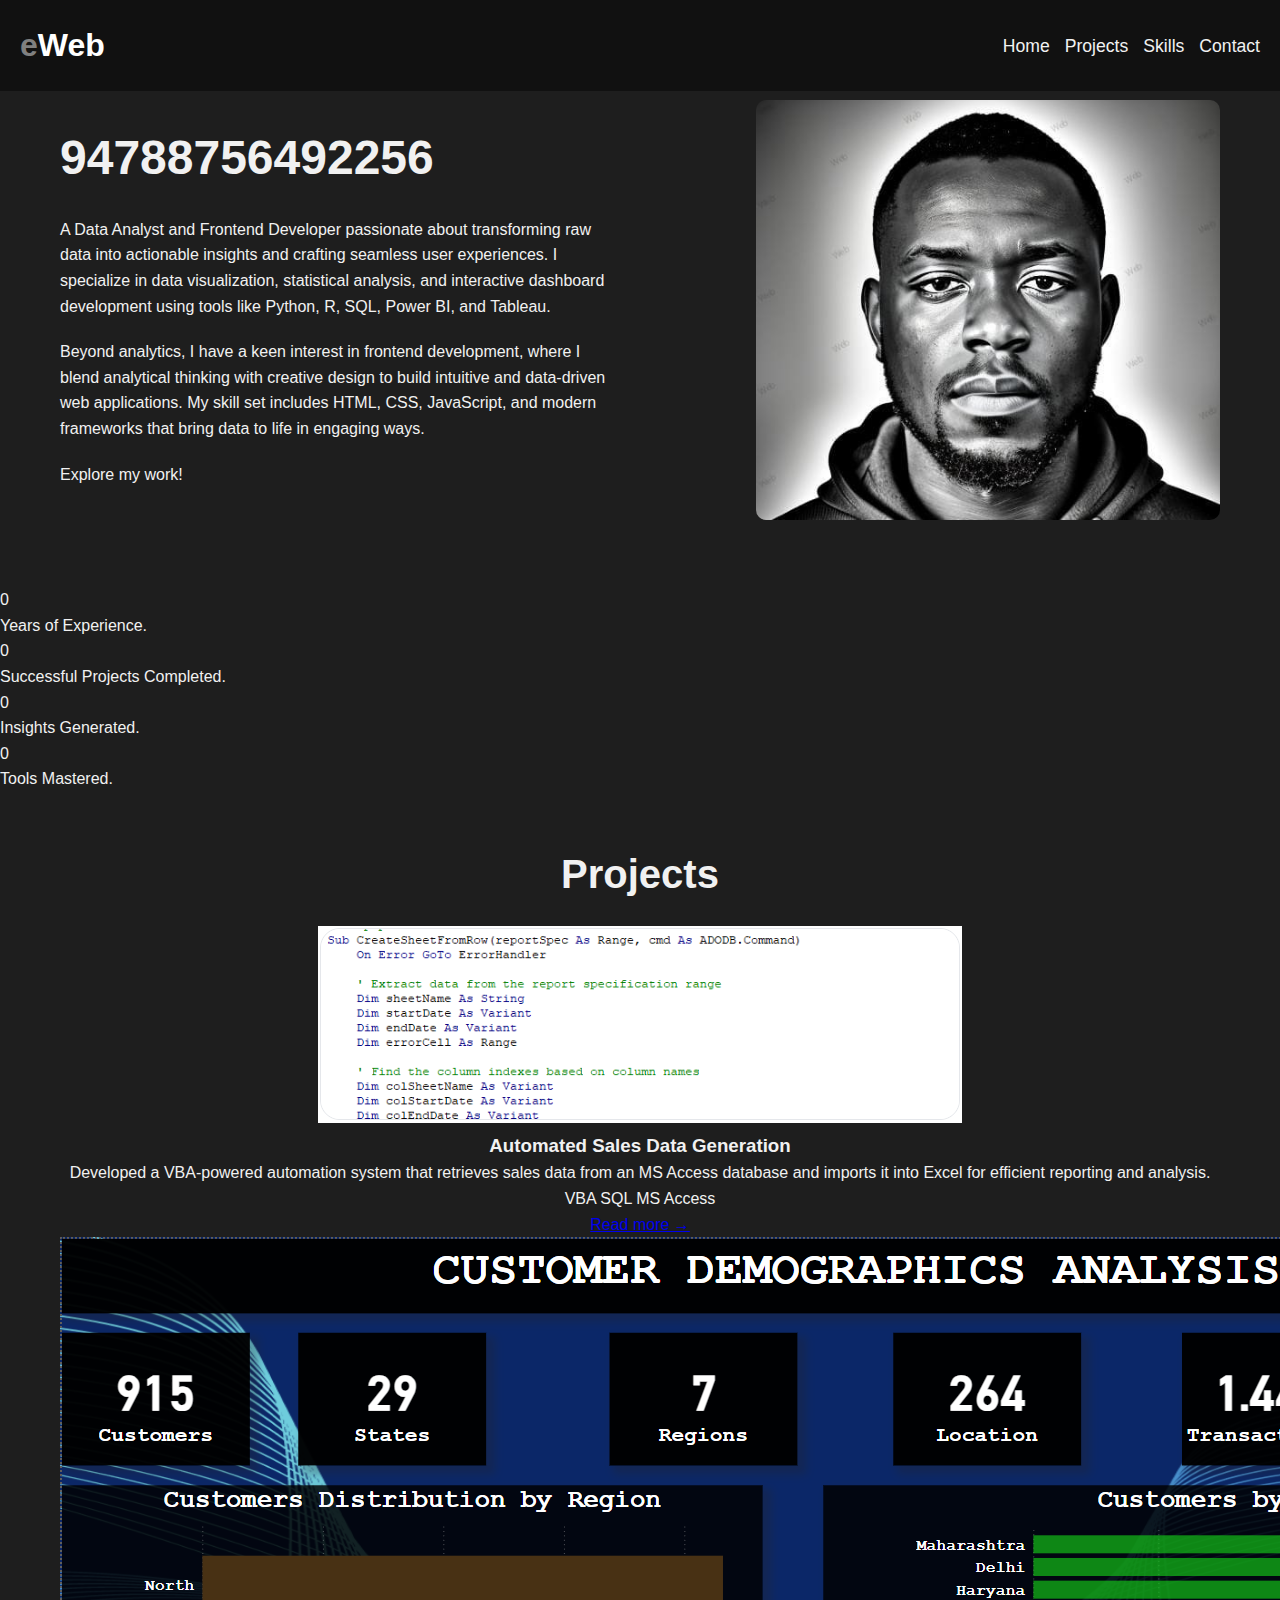
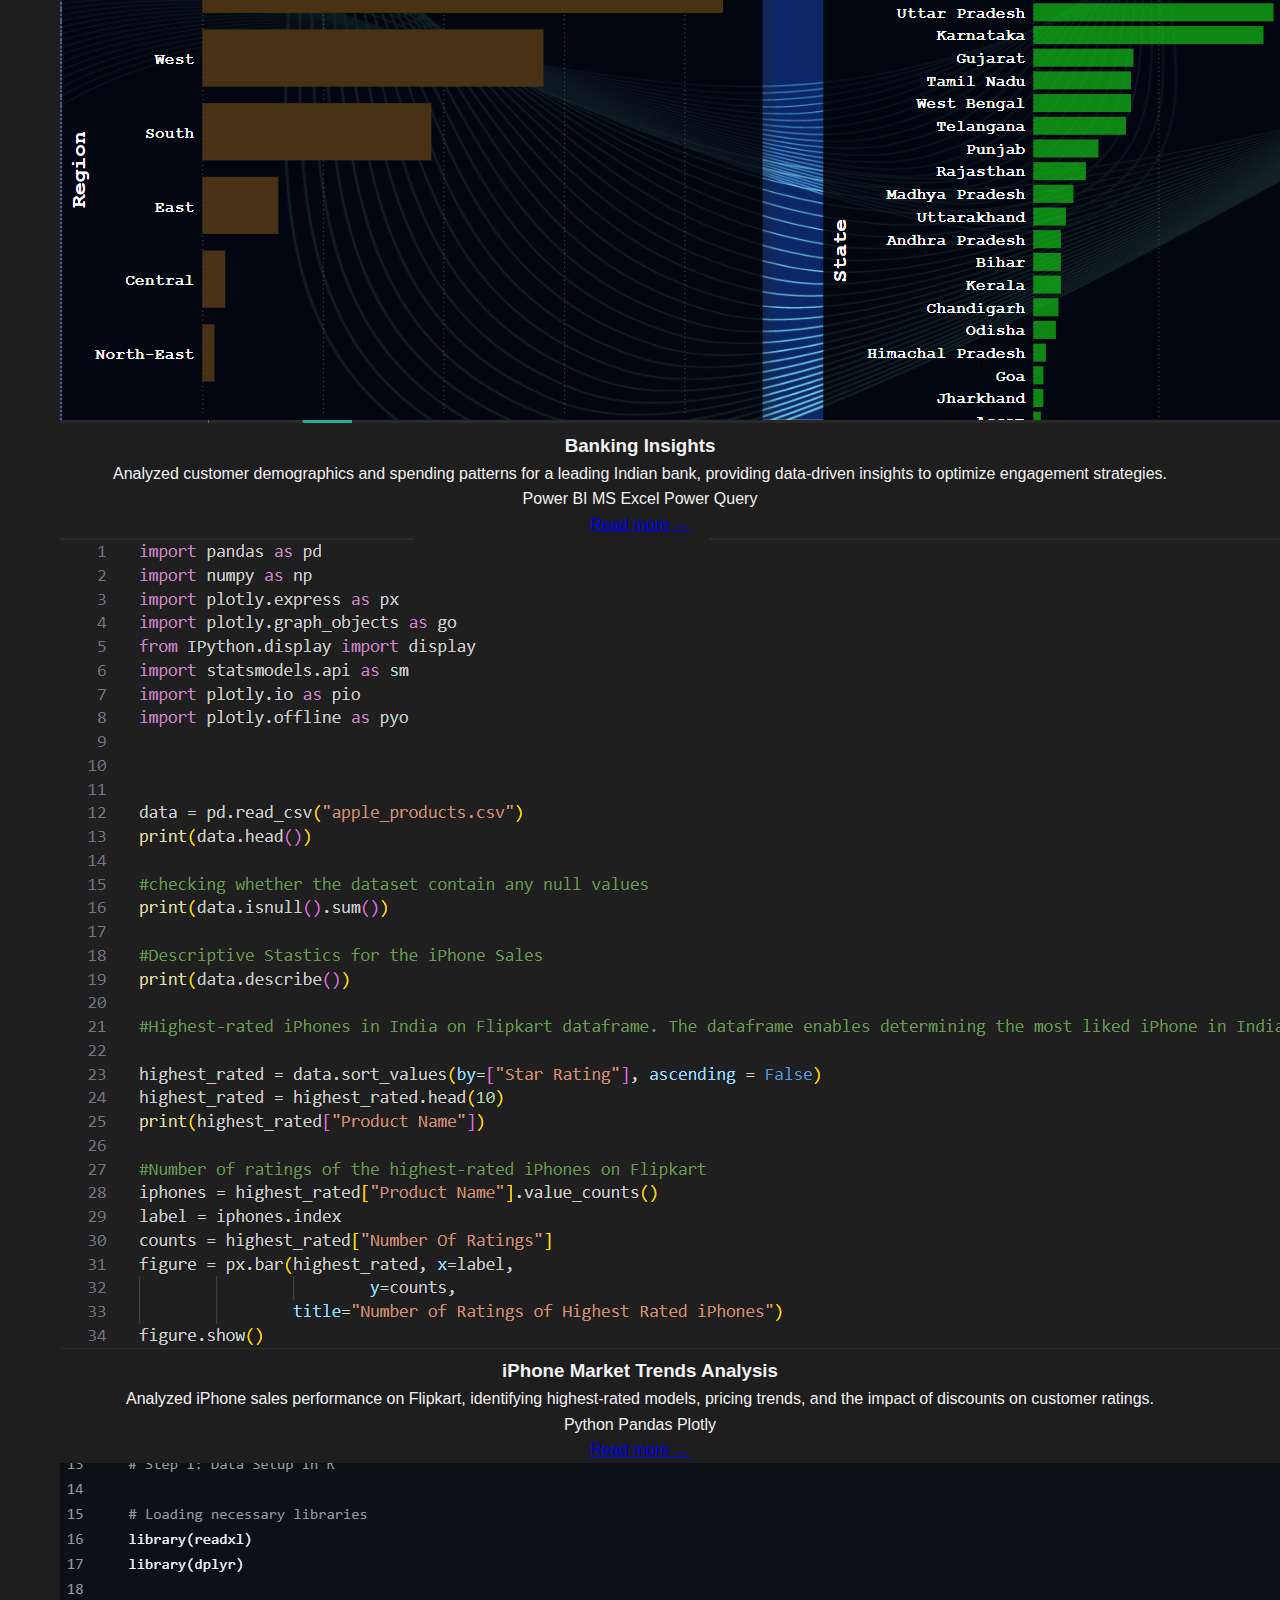
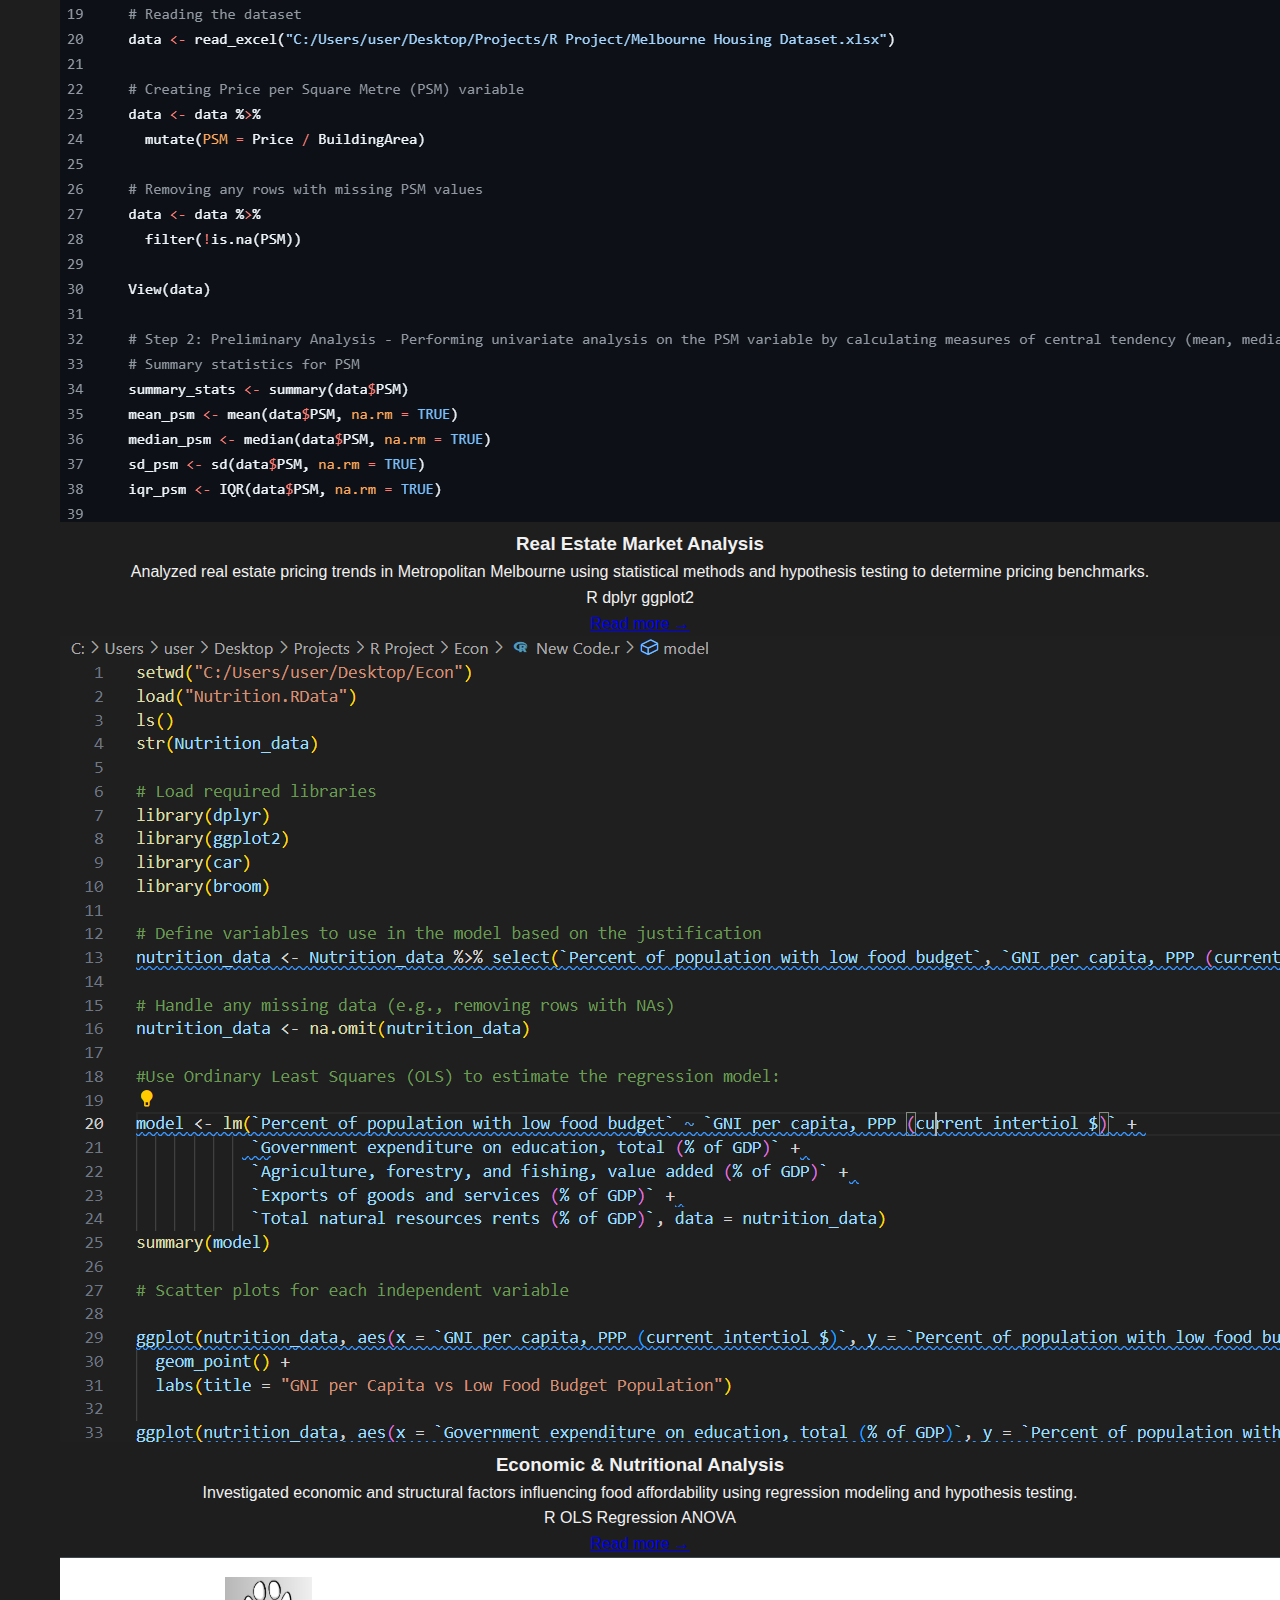
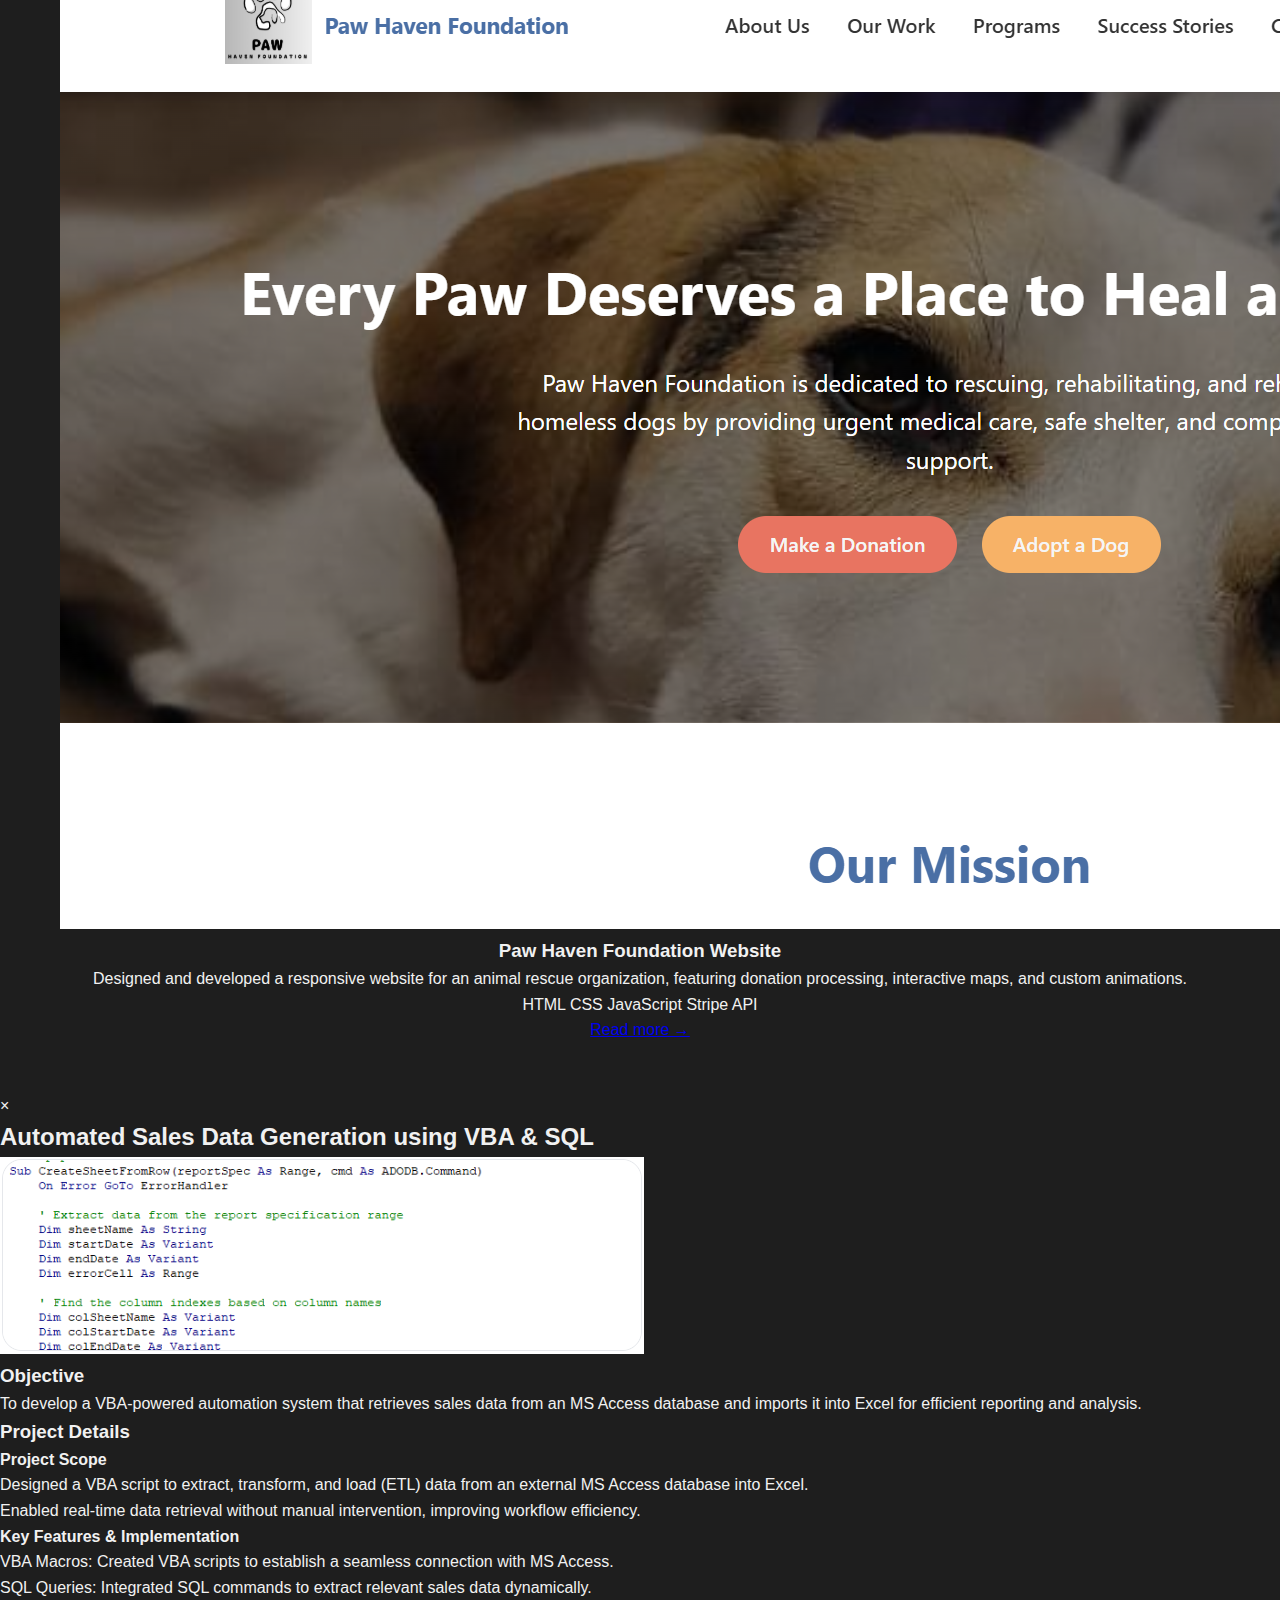
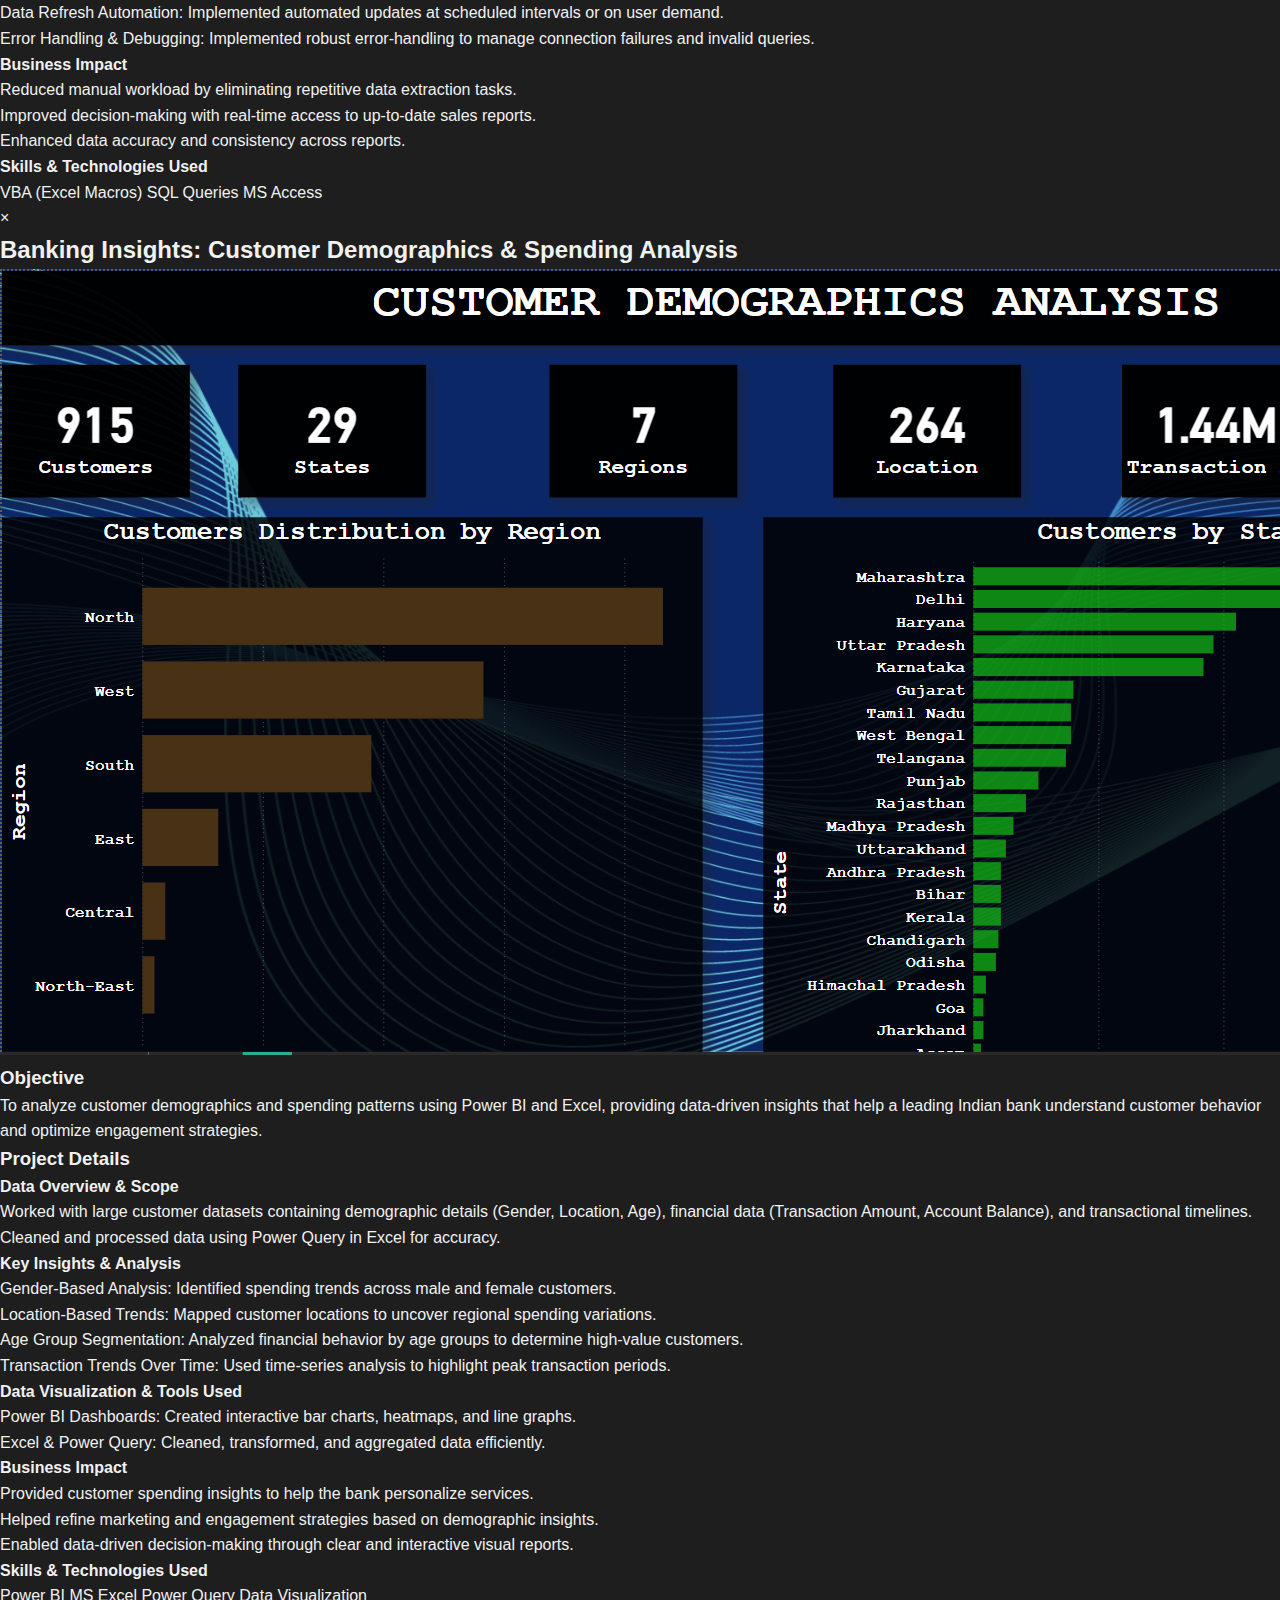
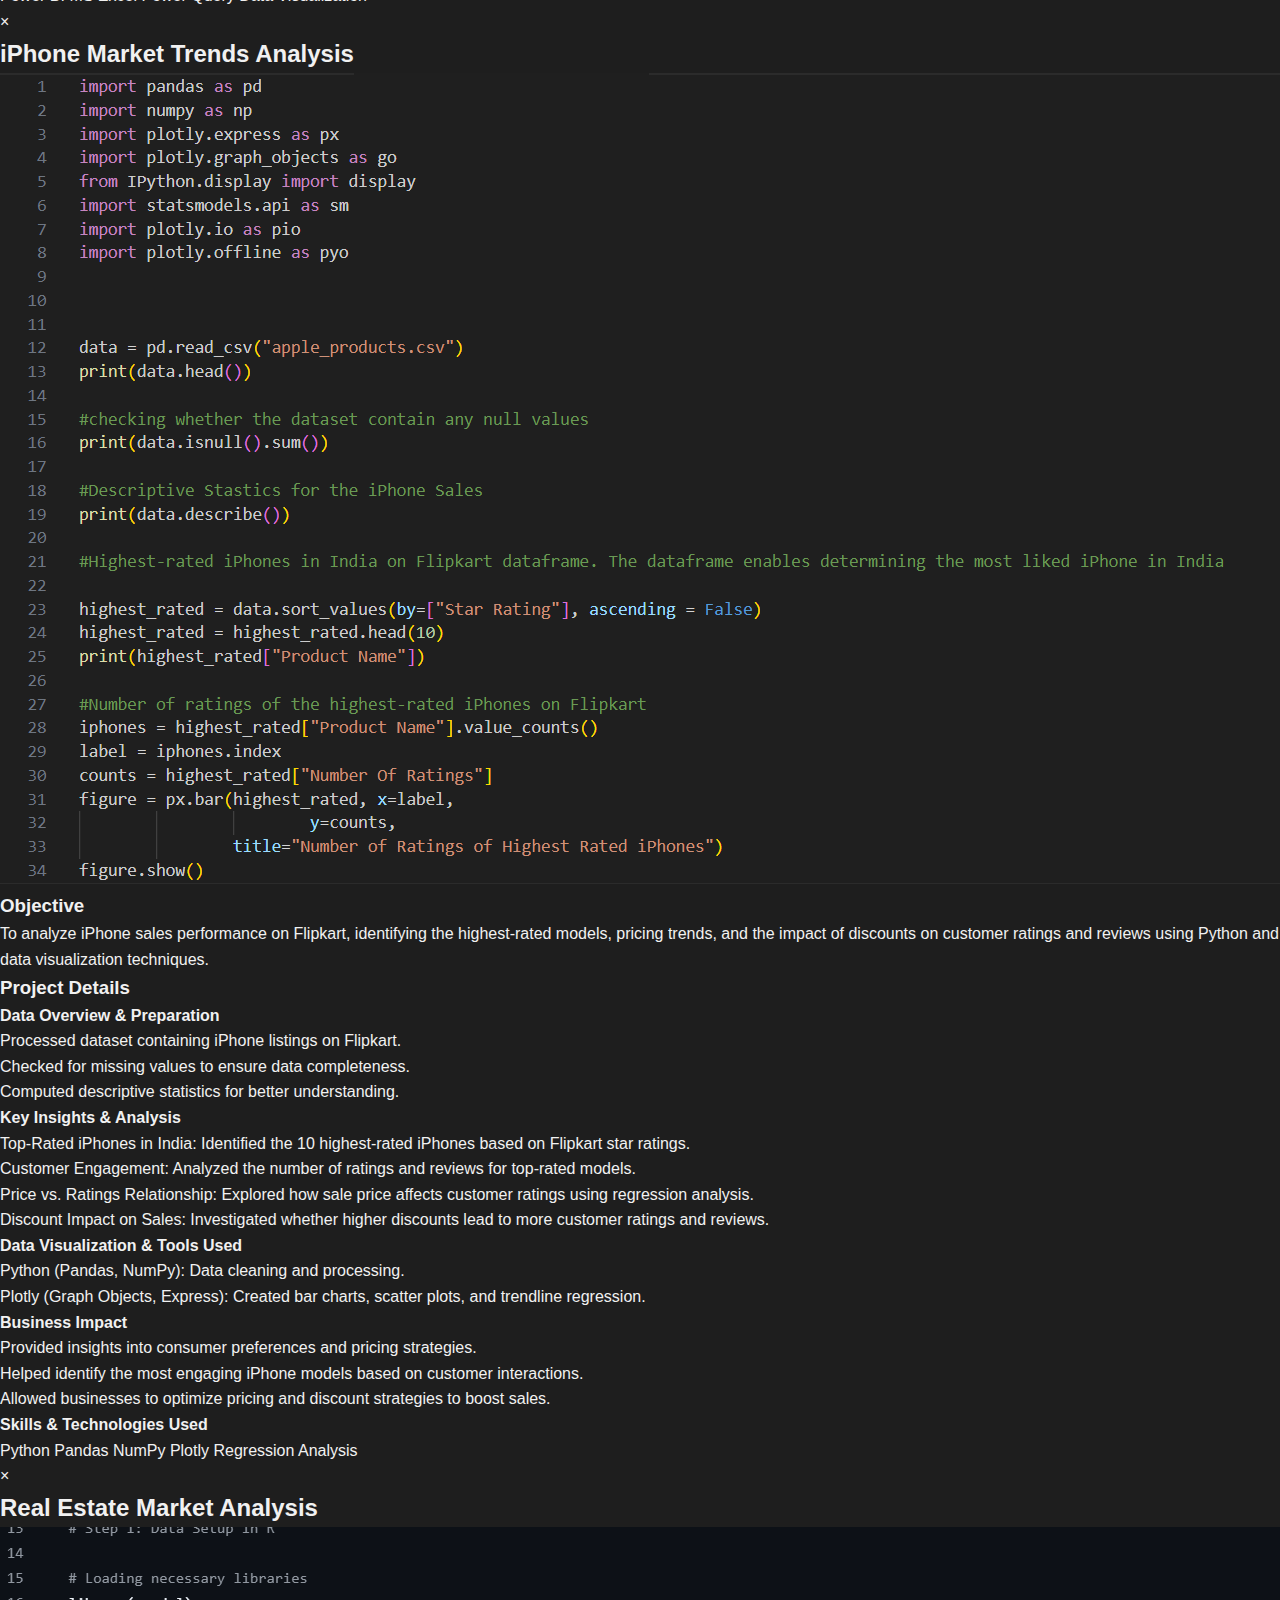
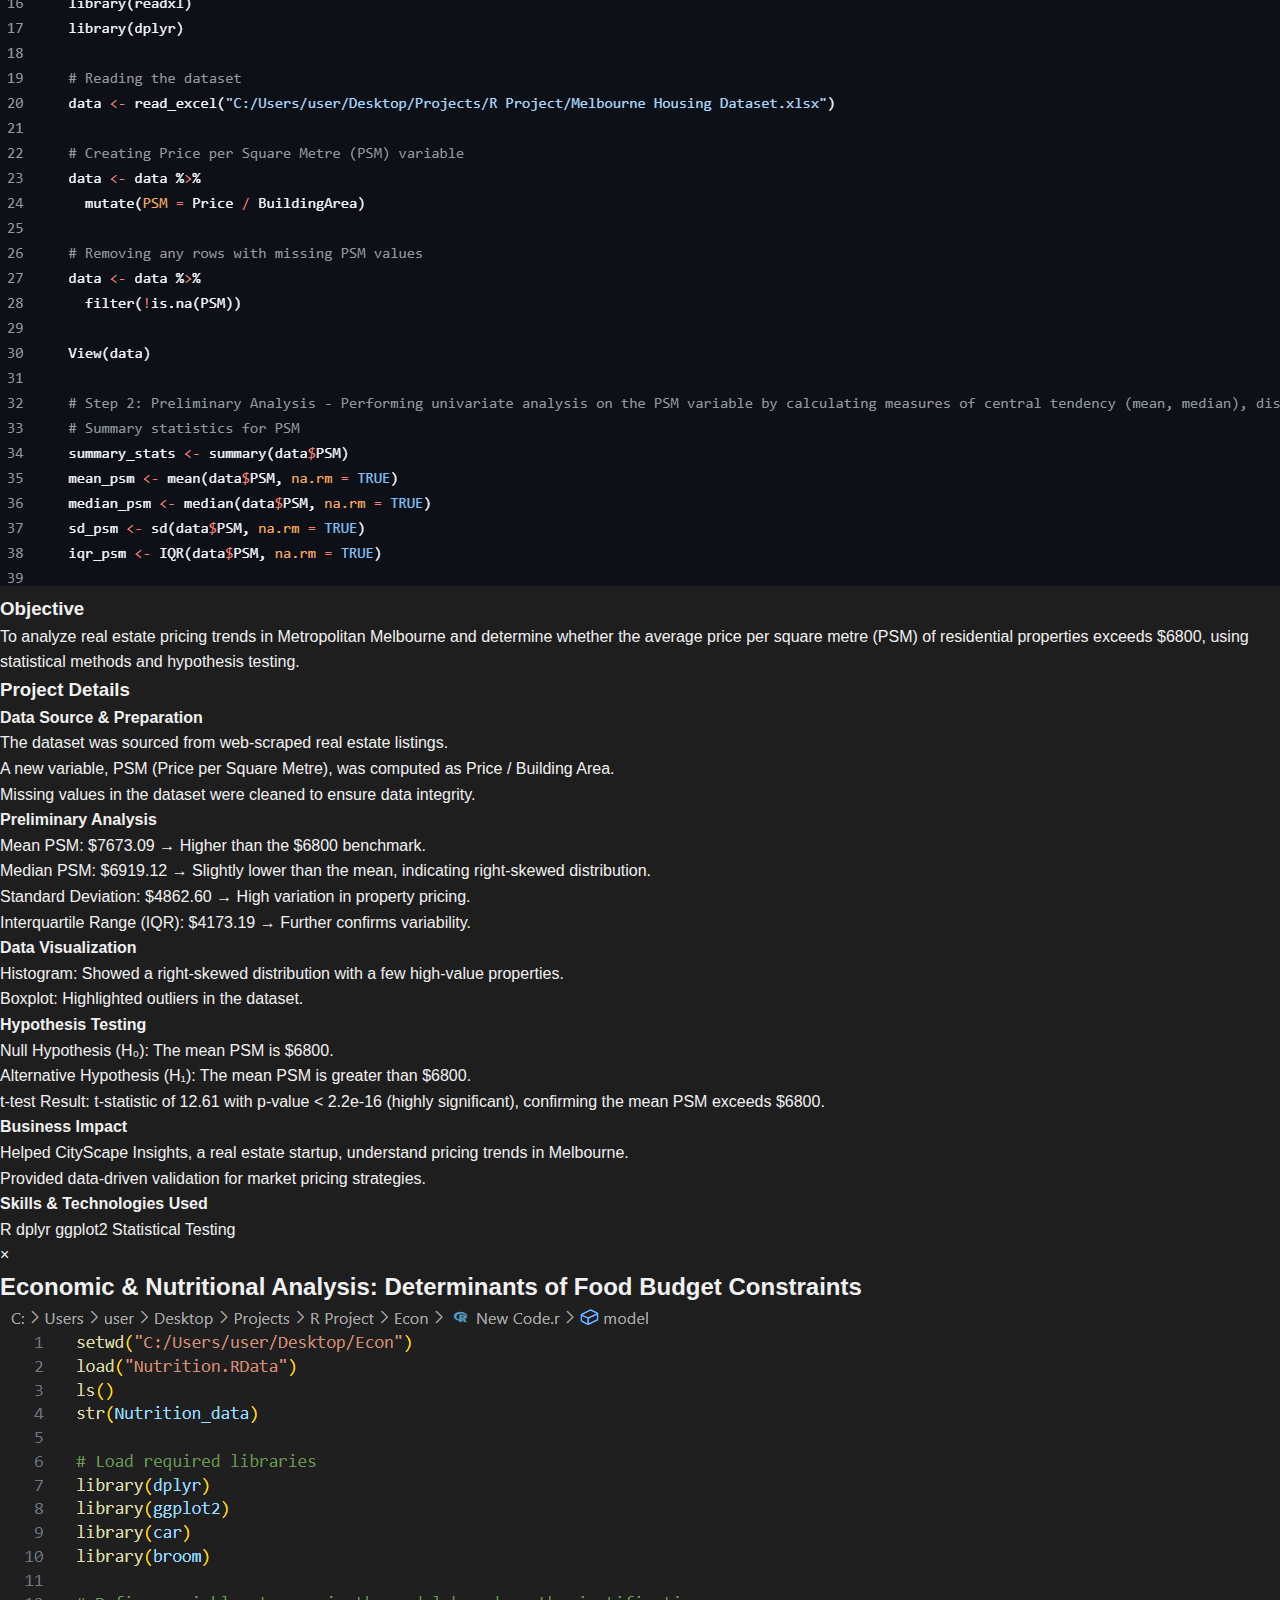
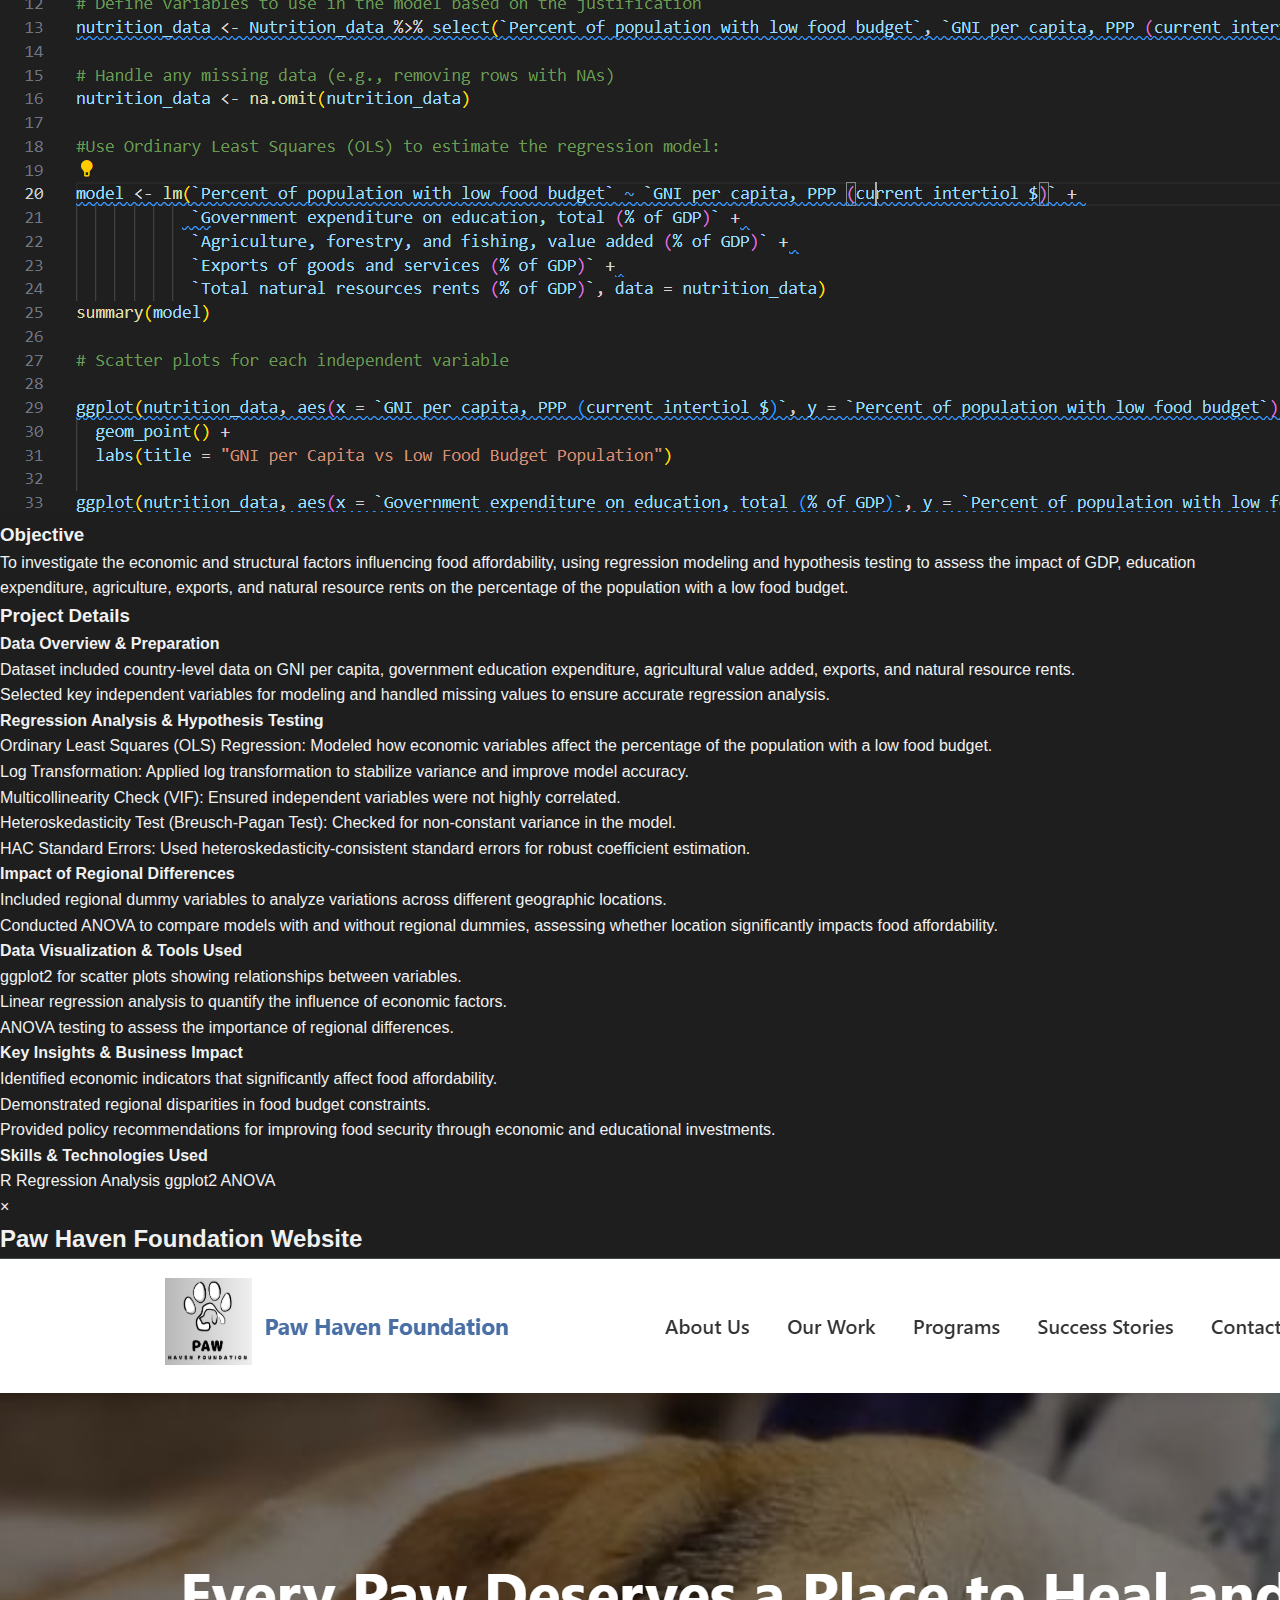
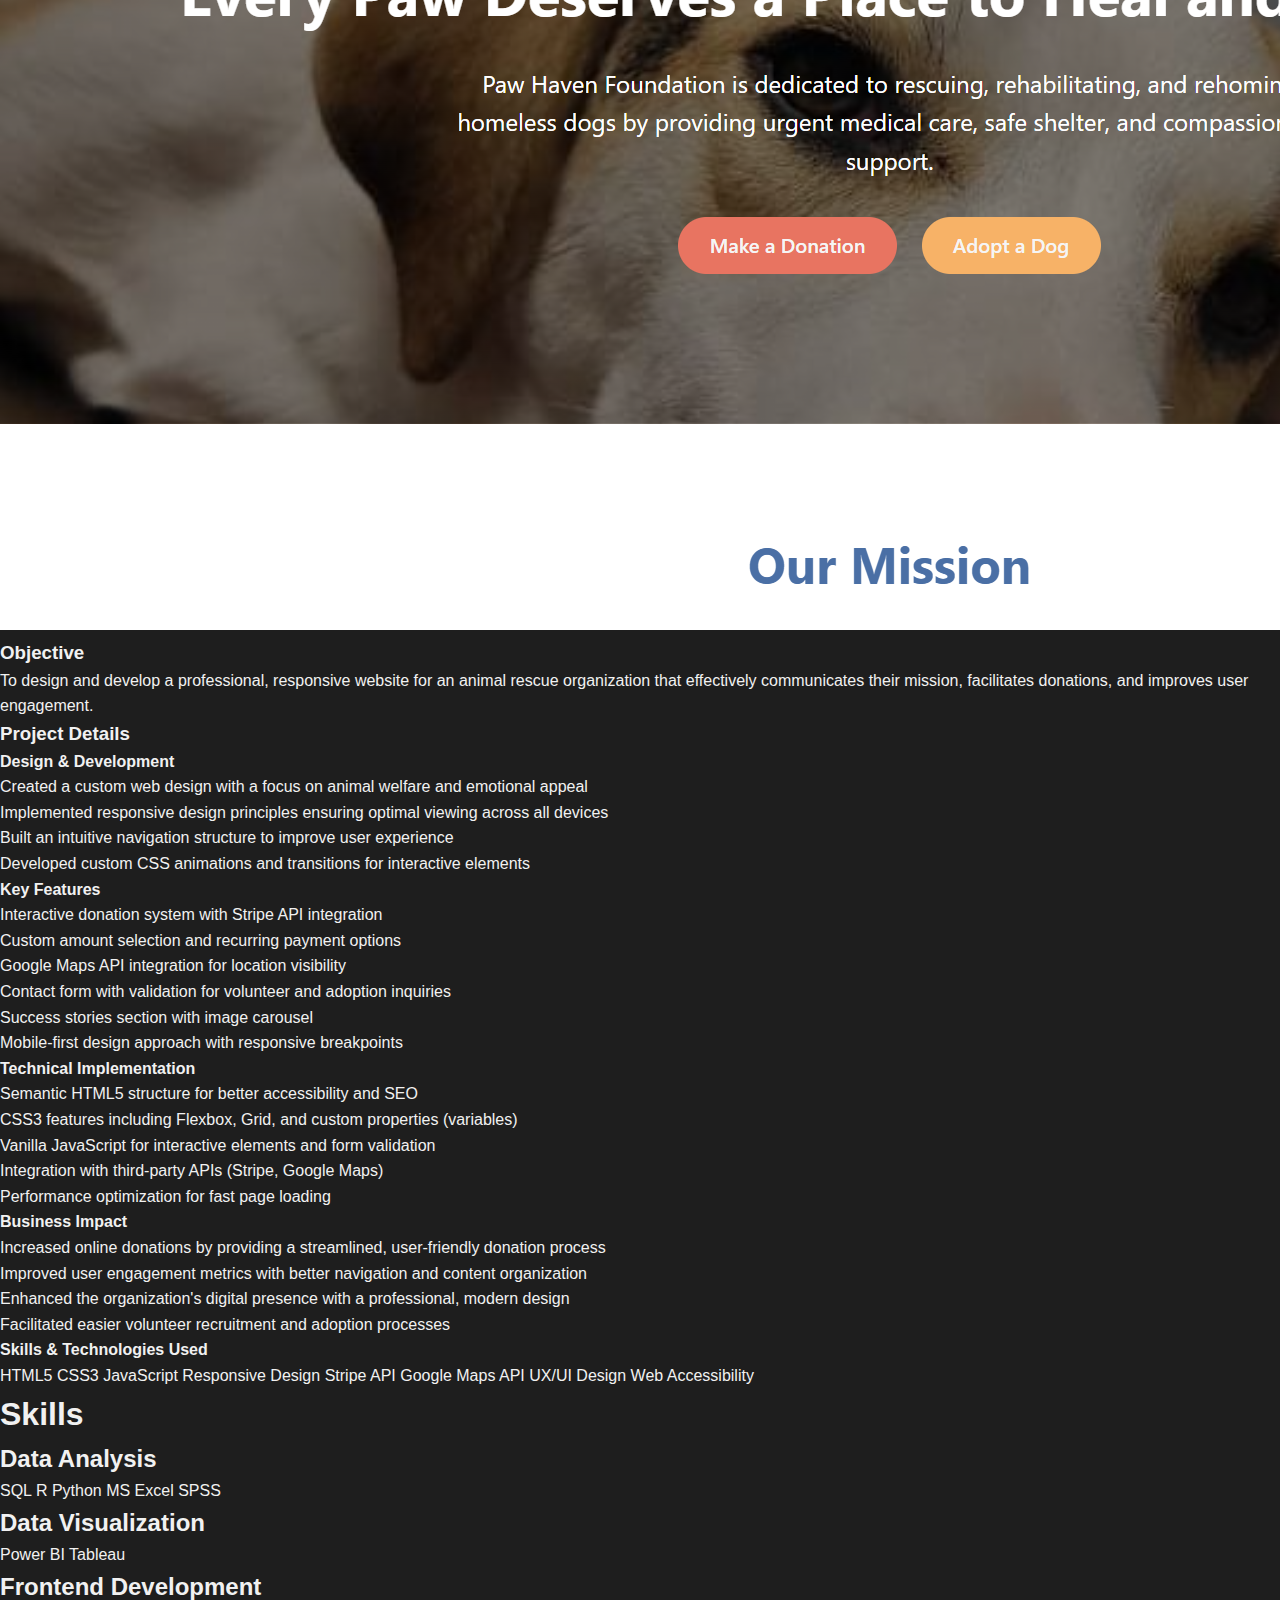
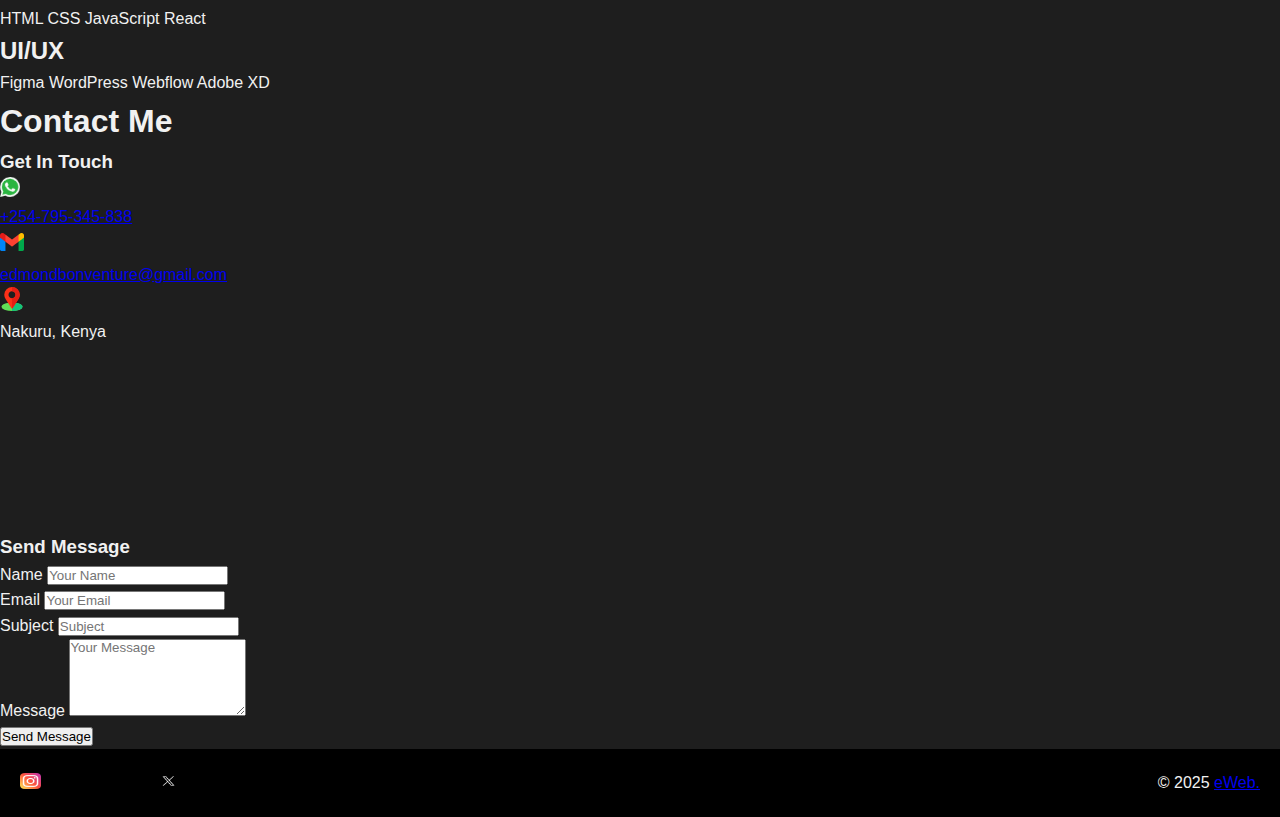
<file: Index.html>
<!DOCTYPE html>
<html lang="en">
<head>
    <meta charset="UTF-8">
    <meta name="viewport" content="width=device-width, initial-scale=1.0">
    <title>Edmond</title>
    <link rel="stylesheet" href="styles.css">
</head>
<body>
    <header>
        <div class="logo">
            <p><a href="index.html"><span class="logo-e">e</span><span class="logo-web">Web</span></a></p>
        </div>
        <nav>
            <ul>
                <li><a href="#home">Home</a></li>
                <li><a href="#projects">Projects</a></li>
                <li><a href="#skills">Skills</a></li>
                <li><a href="#contact">Contact</a></li>
            </ul>
        </nav>
    </header>

    <section id="home" class="intro">
        <div class="intro-text">
            <h1 id="intro-heading">Hi, I'm Web...</h1>
            <p>A Data Analyst and Frontend Developer passionate about transforming raw data into actionable insights and crafting seamless user experiences. I specialize in data visualization, statistical analysis, and interactive dashboard development using tools like Python, R, SQL, Power BI, and Tableau.</p>
            <p>Beyond analytics, I have a keen interest in frontend development, where I blend analytical thinking with creative design to build intuitive and data-driven web applications. My skill set includes HTML, CSS, JavaScript, and modern frameworks that bring data to life in engaging ways.</p>
            <p>Explore my work!</p>
        </div>
        <div class="intro-image">
            <a href="index.html"><img src="edd.jpg" alt="Edd" /></a>
        </div>
    </section>

    <section class="insights">
        <div class="stat-box">
            <div>
                <div class="stat" data-target="3">0</div>
                <div class="description">Years of Experience.</div>
            </div>
        </div>
        <div class="stat-box">
            <div>
                <div class="stat" data-target="5">0</div>
                <div class="description">Successful Projects Completed.</div>
            </div>
        </div>
        <div class="stat-box">
            <div>
                <div class="stat" data-target="10">0</div>
                <div class="description">Insights Generated.</div>
            </div>
        </div>
        <div class="stat-box">
            <div>
                <div class="stat" data-target="6">0</div>
                <div class="description">Tools Mastered.</div>
            </div>
        </div>
    </section>

    <section id="projects" class="projects">
        <h2>Projects</h2>
        <div class="project-grid">
            <!-- Project 1: Automated Sales Data Generation -->
            <div class="project-card">
                <div class="project-img">
                    <img src="aut.PNG" alt="Automated Sales Data Generation" class="project-image">
                </div>
                <div class="project-content">
                    <h3 class="project-title">Automated Sales Data Generation</h3>
                    <p class="project-desc">Developed a VBA-powered automation system that retrieves sales data from an MS Access database and imports it into Excel for efficient reporting and analysis.</p>
                    <div class="project-tech">
                        <span class="tech-tag">VBA</span>
                        <span class="tech-tag">SQL</span>
                        <span class="tech-tag">MS Access</span>
                    </div>
                    <a href="#project-automated" class="project-link modal-trigger">Read more &rarr;</a>
                </div>
            </div>
    
            <!-- Project 2: Banking Insights -->
            <div class="project-card">
                <div class="project-img">
                    <img src="demo.PNG" alt="Banking Insights" class="project-image">
                </div>
                <div class="project-content">
                    <h3 class="project-title">Banking Insights</h3>
                    <p class="project-desc">Analyzed customer demographics and spending patterns for a leading Indian bank, providing data-driven insights to optimize engagement strategies.</p>
                    <div class="project-tech">
                        <span class="tech-tag">Power BI</span>
                        <span class="tech-tag">MS Excel</span>
                        <span class="tech-tag">Power Query</span>
                    </div>
                    <a href="#project-banking" class="project-link modal-trigger">Read more &rarr;</a>
                </div>
            </div>
    
            <!-- Project 3: iPhone Market Trends Analysis -->
            <div class="project-card">
                <div class="project-img">
                    <img src="iphone.PNG" alt="iPhone Market Trends Analysis" class="project-image">
                </div>
                <div class="project-content">
                    <h3 class="project-title">iPhone Market Trends Analysis</h3>
                    <p class="project-desc">Analyzed iPhone sales performance on Flipkart, identifying highest-rated models, pricing trends, and the impact of discounts on customer ratings.</p>
                    <div class="project-tech">
                        <span class="tech-tag">Python</span>
                        <span class="tech-tag">Pandas</span>
                        <span class="tech-tag">Plotly</span>
                    </div>
                    <a href="#project-iphone" class="project-link modal-trigger">Read more &rarr;</a>
                </div>
            </div>
    
            <!-- Project 4: Real Estate Market Analysis -->
            <div class="project-card">
                <div class="project-img">
                    <img src="real.PNG" alt="Real Estate Market Analysis" class="project-image">
                </div>
                <div class="project-content">
                    <h3 class="project-title">Real Estate Market Analysis</h3>
                    <p class="project-desc">Analyzed real estate pricing trends in Metropolitan Melbourne using statistical methods and hypothesis testing to determine pricing benchmarks.</p>
                    <div class="project-tech">
                        <span class="tech-tag">R</span>
                        <span class="tech-tag">dplyr</span>
                        <span class="tech-tag">ggplot2</span>
                    </div>
                    <a href="#project-realestate" class="project-link modal-trigger">Read more &rarr;</a>
                </div>
            </div>
    
            <!-- Project 5: Economic & Nutritional Analysis -->
            <div class="project-card">
                <div class="project-img">
                    <img src="econ.PNG" alt="Economic & Nutritional Analysis" class="project-image">
                </div>
                <div class="project-content">
                    <h3 class="project-title">Economic & Nutritional Analysis</h3>
                    <p class="project-desc">Investigated economic and structural factors influencing food affordability using regression modeling and hypothesis testing.</p>
                    <div class="project-tech">
                        <span class="tech-tag">R</span>
                        <span class="tech-tag">OLS Regression</span>
                        <span class="tech-tag">ANOVA</span>
                    </div>
                    <a href="#project-economic" class="project-link modal-trigger">Read more &rarr;</a>
                </div>
            </div>

            <!-- Project 6: Paw Haven Foundation Website -->
            <div class="project-card">
                <div class="project-img">
                    <img src="charity.PNG" alt="Paw Haven Foundation Website" class="project-image">
                </div>
                <div class="project-content">
                    <h3 class="project-title">Paw Haven Foundation Website</h3>
                    <p class="project-desc">Designed and developed a responsive website for an animal rescue organization, featuring donation processing, interactive maps, and custom animations.</p>
                    <div class="project-tech">
                        <span class="tech-tag">HTML</span>
                        <span class="tech-tag">CSS</span>
                        <span class="tech-tag">JavaScript</span>
                        <span class="tech-tag">Stripe API</span>
                    </div>
                    <a href="#project-pawhaven" class="project-link modal-trigger">Read more &rarr;</a>
                </div>
            </div>
        </div>
    </section>
    
    <!-- Project Modal Templates -->
    <div id="project-modals" class="modal-container">
        <!-- Automated Sales Data Generation Modal -->
        <div id="project-automated" class="project-modal">
            <div class="modal-content">
                <span class="close-modal">&times;</span>
                <h2>Automated Sales Data Generation using VBA & SQL</h2>
                <div class="modal-img">
                    <img src="aut.PNG" alt="Automated Sales Data Generation">
                </div>
                <h3>Objective</h3>
                <p>To develop a VBA-powered automation system that retrieves sales data from an MS Access database and imports it into Excel for efficient reporting and analysis.</p>
                
                <h3>Project Details</h3>
                <h4>Project Scope</h4>
                <ul>
                    <li>Designed a VBA script to extract, transform, and load (ETL) data from an external MS Access database into Excel.</li>
                    <li>Enabled real-time data retrieval without manual intervention, improving workflow efficiency.</li>
                </ul>
                
                <h4>Key Features & Implementation</h4>
                <ul>
                    <li>VBA Macros: Created VBA scripts to establish a seamless connection with MS Access.</li>
                    <li>SQL Queries: Integrated SQL commands to extract relevant sales data dynamically.</li>
                    <li>Data Refresh Automation: Implemented automated updates at scheduled intervals or on user demand.</li>
                    <li>Error Handling & Debugging: Implemented robust error-handling to manage connection failures and invalid queries.</li>
                </ul>
                
                <h4>Business Impact</h4>
                <ul>
                    <li>Reduced manual workload by eliminating repetitive data extraction tasks.</li>
                    <li>Improved decision-making with real-time access to up-to-date sales reports.</li>
                    <li>Enhanced data accuracy and consistency across reports.</li>
                </ul>
                
                <h4>Skills & Technologies Used</h4>
                <div class="modal-tech">
                    <span class="tech-tag">VBA (Excel Macros)</span>
                    <span class="tech-tag">SQL Queries</span>
                    <span class="tech-tag">MS Access</span>
                </div>
            </div>
        </div>
        
        <!-- Banking Insights Modal -->
        <div id="project-banking" class="project-modal">
            <div class="modal-content">
                <span class="close-modal">&times;</span>
                <h2>Banking Insights: Customer Demographics & Spending Analysis</h2>
                <div class="modal-img">
                    <img src="demo.PNG" alt="Banking Insights">
                </div>
                <h3>Objective</h3>
                <p>To analyze customer demographics and spending patterns using Power BI and Excel, providing data-driven insights that help a leading Indian bank understand customer behavior and optimize engagement strategies.</p>
                
                <h3>Project Details</h3>
                <h4>Data Overview & Scope</h4>
                <ul>
                    <li>Worked with large customer datasets containing demographic details (Gender, Location, Age), financial data (Transaction Amount, Account Balance), and transactional timelines.</li>
                    <li>Cleaned and processed data using Power Query in Excel for accuracy.</li>
                </ul>
                
                <h4>Key Insights & Analysis</h4>
                <ul>
                    <li>Gender-Based Analysis: Identified spending trends across male and female customers.</li>
                    <li>Location-Based Trends: Mapped customer locations to uncover regional spending variations.</li>
                    <li>Age Group Segmentation: Analyzed financial behavior by age groups to determine high-value customers.</li>
                    <li>Transaction Trends Over Time: Used time-series analysis to highlight peak transaction periods.</li>
                </ul>
                
                <h4>Data Visualization & Tools Used</h4>
                <ul>
                    <li>Power BI Dashboards: Created interactive bar charts, heatmaps, and line graphs.</li>
                    <li>Excel & Power Query: Cleaned, transformed, and aggregated data efficiently.</li>
                </ul>
                
                <h4>Business Impact</h4>
                <ul>
                    <li>Provided customer spending insights to help the bank personalize services.</li>
                    <li>Helped refine marketing and engagement strategies based on demographic insights.</li>
                    <li>Enabled data-driven decision-making through clear and interactive visual reports.</li>
                </ul>
                
                <h4>Skills & Technologies Used</h4>
                <div class="modal-tech">
                    <span class="tech-tag">Power BI</span>
                    <span class="tech-tag">MS Excel</span>
                    <span class="tech-tag">Power Query</span>
                    <span class="tech-tag">Data Visualization</span>
                </div>
            </div>
        </div>
        
        <!-- iPhone Market Trends Analysis Modal -->
        <div id="project-iphone" class="project-modal">
            <div class="modal-content">
                <span class="close-modal">&times;</span>
                <h2>iPhone Market Trends Analysis</h2>
                <div class="modal-img">
                    <img src="iphone.PNG" alt="iPhone Market Trends Analysis">
                </div>
                <h3>Objective</h3>
                <p>To analyze iPhone sales performance on Flipkart, identifying the highest-rated models, pricing trends, and the impact of discounts on customer ratings and reviews using Python and data visualization techniques.</p>
                
                <h3>Project Details</h3>
                <h4>Data Overview & Preparation</h4>
                <ul>
                    <li>Processed dataset containing iPhone listings on Flipkart.</li>
                    <li>Checked for missing values to ensure data completeness.</li>
                    <li>Computed descriptive statistics for better understanding.</li>
                </ul>
                
                <h4>Key Insights & Analysis</h4>
                <ul>
                    <li>Top-Rated iPhones in India: Identified the 10 highest-rated iPhones based on Flipkart star ratings.</li>
                    <li>Customer Engagement: Analyzed the number of ratings and reviews for top-rated models.</li>
                    <li>Price vs. Ratings Relationship: Explored how sale price affects customer ratings using regression analysis.</li>
                    <li>Discount Impact on Sales: Investigated whether higher discounts lead to more customer ratings and reviews.</li>
                </ul>
                
                <h4>Data Visualization & Tools Used</h4>
                <ul>
                    <li>Python (Pandas, NumPy): Data cleaning and processing.</li>
                    <li>Plotly (Graph Objects, Express): Created bar charts, scatter plots, and trendline regression.</li>
                </ul>
                
                <h4>Business Impact</h4>
                <ul>
                    <li>Provided insights into consumer preferences and pricing strategies.</li>
                    <li>Helped identify the most engaging iPhone models based on customer interactions.</li>
                    <li>Allowed businesses to optimize pricing and discount strategies to boost sales.</li>
                </ul>
                
                <h4>Skills & Technologies Used</h4>
                <div class="modal-tech">
                    <span class="tech-tag">Python</span>
                    <span class="tech-tag">Pandas</span>
                    <span class="tech-tag">NumPy</span>
                    <span class="tech-tag">Plotly</span>
                    <span class="tech-tag">Regression Analysis</span>
                </div>
            </div>
        </div>
        
        <!-- Real Estate Market Analysis Modal -->
        <div id="project-realestate" class="project-modal">
            <div class="modal-content">
                <span class="close-modal">&times;</span>
                <h2>Real Estate Market Analysis</h2>
                <div class="modal-img">
                    <img src="real.PNG" alt="Real Estate Market Analysis">
                </div>
                <h3>Objective</h3>
                <p>To analyze real estate pricing trends in Metropolitan Melbourne and determine whether the average price per square metre (PSM) of residential properties exceeds $6800, using statistical methods and hypothesis testing.</p>
                
                <h3>Project Details</h3>
                <h4>Data Source & Preparation</h4>
                <ul>
                    <li>The dataset was sourced from web-scraped real estate listings.</li>
                    <li>A new variable, PSM (Price per Square Metre), was computed as Price / Building Area.</li>
                    <li>Missing values in the dataset were cleaned to ensure data integrity.</li>
                </ul>
                
                <h4>Preliminary Analysis</h4>
                <ul>
                    <li>Mean PSM: $7673.09 → Higher than the $6800 benchmark.</li>
                    <li>Median PSM: $6919.12 → Slightly lower than the mean, indicating right-skewed distribution.</li>
                    <li>Standard Deviation: $4862.60 → High variation in property pricing.</li>
                    <li>Interquartile Range (IQR): $4173.19 → Further confirms variability.</li>
                </ul>
                
                <h4>Data Visualization</h4>
                <ul>
                    <li>Histogram: Showed a right-skewed distribution with a few high-value properties.</li>
                    <li>Boxplot: Highlighted outliers in the dataset.</li>
                </ul>
                
                <h4>Hypothesis Testing</h4>
                <ul>
                    <li>Null Hypothesis (H₀): The mean PSM is $6800.</li>
                    <li>Alternative Hypothesis (H₁): The mean PSM is greater than $6800.</li>
                    <li>t-test Result: t-statistic of 12.61 with p-value < 2.2e-16 (highly significant), confirming the mean PSM exceeds $6800.</li>
                </ul>
                
                <h4>Business Impact</h4>
                <ul>
                    <li>Helped CityScape Insights, a real estate startup, understand pricing trends in Melbourne.</li>
                    <li>Provided data-driven validation for market pricing strategies.</li>
                </ul>
                
                <h4>Skills & Technologies Used</h4>
                <div class="modal-tech">
                    <span class="tech-tag">R</span>
                    <span class="tech-tag">dplyr</span>
                    <span class="tech-tag">ggplot2</span>
                    <span class="tech-tag">Statistical Testing</span>
                </div>
            </div>
        </div>
        
        <!-- Economic & Nutritional Analysis Modal -->
        <div id="project-economic" class="project-modal">
            <div class="modal-content">
                <span class="close-modal">&times;</span>
                <h2>Economic & Nutritional Analysis: Determinants of Food Budget Constraints</h2>
                <div class="modal-img">
                    <img src="econ.PNG" alt="Economic & Nutritional Analysis">
                </div>
                <h3>Objective</h3>
                <p>To investigate the economic and structural factors influencing food affordability, using regression modeling and hypothesis testing to assess the impact of GDP, education expenditure, agriculture, exports, and natural resource rents on the percentage of the population with a low food budget.</p>
                
                <h3>Project Details</h3>
                <h4>Data Overview & Preparation</h4>
                <ul>
                    <li>Dataset included country-level data on GNI per capita, government education expenditure, agricultural value added, exports, and natural resource rents.</li>
                    <li>Selected key independent variables for modeling and handled missing values to ensure accurate regression analysis.</li>
                </ul>
                
                <h4>Regression Analysis & Hypothesis Testing</h4>
                <ul>
                    <li>Ordinary Least Squares (OLS) Regression: Modeled how economic variables affect the percentage of the population with a low food budget.</li>
                    <li>Log Transformation: Applied log transformation to stabilize variance and improve model accuracy.</li>
                    <li>Multicollinearity Check (VIF): Ensured independent variables were not highly correlated.</li>
                    <li>Heteroskedasticity Test (Breusch-Pagan Test): Checked for non-constant variance in the model.</li>
                    <li>HAC Standard Errors: Used heteroskedasticity-consistent standard errors for robust coefficient estimation.</li>
                </ul>
                
                <h4>Impact of Regional Differences</h4>
                <ul>
                    <li>Included regional dummy variables to analyze variations across different geographic locations.</li>
                    <li>Conducted ANOVA to compare models with and without regional dummies, assessing whether location significantly impacts food affordability.</li>
                </ul>
                
                <h4>Data Visualization & Tools Used</h4>
                <ul>
                    <li>ggplot2 for scatter plots showing relationships between variables.</li>
                    <li>Linear regression analysis to quantify the influence of economic factors.</li>
                    <li>ANOVA testing to assess the importance of regional differences.</li>
                </ul>
                
                <h4>Key Insights & Business Impact</h4>
                <ul>
                    <li>Identified economic indicators that significantly affect food affordability.</li>
                    <li>Demonstrated regional disparities in food budget constraints.</li>
                    <li>Provided policy recommendations for improving food security through economic and educational investments.</li>
                </ul>
                
                <h4>Skills & Technologies Used</h4>
                <div class="modal-tech">
                    <span class="tech-tag">R</span>
                    <span class="tech-tag">Regression Analysis</span>
                    <span class="tech-tag">ggplot2</span>
                    <span class="tech-tag">ANOVA</span>
                </div>
            </div>
        </div>

        <!-- Paw Haven Foundation Website Modal -->
        <div id="project-pawhaven" class="project-modal">
            <div class="modal-content">
                <span class="close-modal">&times;</span>
                <h2>Paw Haven Foundation Website</h2>
                <div class="modal-img">
                    <img src="charity.PNG" alt="Paw Haven Foundation Website">
                </div>
                <h3>Objective</h3>
                <p>To design and develop a professional, responsive website for an animal rescue organization that effectively communicates their mission, facilitates donations, and improves user engagement.</p>
                
                <h3>Project Details</h3>
                <h4>Design & Development</h4>
                <ul>
                    <li>Created a custom web design with a focus on animal welfare and emotional appeal</li>
                    <li>Implemented responsive design principles ensuring optimal viewing across all devices</li>
                    <li>Built an intuitive navigation structure to improve user experience</li>
                    <li>Developed custom CSS animations and transitions for interactive elements</li>
                </ul>
                
                <h4>Key Features</h4>
                <ul>
                    <li>Interactive donation system with Stripe API integration</li>
                    <li>Custom amount selection and recurring payment options</li>
                    <li>Google Maps API integration for location visibility</li>
                    <li>Contact form with validation for volunteer and adoption inquiries</li>
                    <li>Success stories section with image carousel</li>
                    <li>Mobile-first design approach with responsive breakpoints</li>
                </ul>
                
                <h4>Technical Implementation</h4>
                <ul>
                    <li>Semantic HTML5 structure for better accessibility and SEO</li>
                    <li>CSS3 features including Flexbox, Grid, and custom properties (variables)</li>
                    <li>Vanilla JavaScript for interactive elements and form validation</li>
                    <li>Integration with third-party APIs (Stripe, Google Maps)</li>
                    <li>Performance optimization for fast page loading</li>
                </ul>
                
                <h4>Business Impact</h4>
                <ul>
                    <li>Increased online donations by providing a streamlined, user-friendly donation process</li>
                    <li>Improved user engagement metrics with better navigation and content organization</li>
                    <li>Enhanced the organization's digital presence with a professional, modern design</li>
                    <li>Facilitated easier volunteer recruitment and adoption processes</li>
                </ul>
                
                <h4>Skills & Technologies Used</h4>
                <div class="modal-tech">
                    <span class="tech-tag">HTML5</span>
                    <span class="tech-tag">CSS3</span>
                    <span class="tech-tag">JavaScript</span>
                    <span class="tech-tag">Responsive Design</span>
                    <span class="tech-tag">Stripe API</span>
                    <span class="tech-tag">Google Maps API</span>
                    <span class="tech-tag">UX/UI Design</span>
                    <span class="tech-tag">Web Accessibility</span>
                </div>
            </div>
        </div>
    </div>

    <section id="skills" class="skills">
        <h1>Skills</h1>
        <div class="container">
            <div class="project-card">
                <div class="project-header">
                    <h2>Data Analysis</h2>
                    <div class="tags">
                        <span class="tag">SQL</span>
                        <span class="tag">R</span>
                        <span class="tag">Python</span>
                        <span class="tag">MS Excel</span>
                        <span class="tag">SPSS</span>
                    </div>
                </div>
            </div>
            <div class="project-card">
                <div class="project-header">
                    <h2>Data Visualization</h2>
                    <div class="tags">
                        <span class="tag">Power BI</span>
                        <span class="tag">Tableau</span>
                    </div>
                </div>
            </div>
            <div class="project-card">
                <div class="project-header">
                    <h2>Frontend Development</h2>
                    <div class="tags">
                        <span class="tag">HTML</span>
                        <span class="tag">CSS</span>
                        <span class="tag">JavaScript</span>
                        <span class="tag">React</span>
                    </div>
                </div>
            </div>
            <div class="project-card">
                <div class="project-header">
                    <h2>UI/UX</h2>
                    <div class="tags">
                        <span class="tag">Figma</span>
                        <span class="tag">WordPress</span>
                        <span class="tag">Webflow</span>
                        <span class="tag">Adobe XD</span>
                    </div>
                </div>
            </div>
        </div>
    </section>

    <section id="contact" class="contact">
        <div class="container">
            <div class="content">
                <h1>Contact Me</h1>
                <div class="contact-container">
                    <div class="contact-info">
                        <h3>Get In Touch</h3>
                        <div class="contact-method">
                            <div class="contact-icon">
                                <img src="whatsapp.png" alt="Whatsapp" />
                            </div>
                            <div>
                                <a href="https://wa.me/message/S7ABKDJCYU5OK1" target="_blank" class="contact-link">+254-795-345-838</a>
                            </div>
                        </div>
                        <div class="contact-method">
                            <div class="contact-icon">
                                <img src="mail.png" alt="Gmail" />
                            </div>
                            <div>
                                <a href="mailto:edmondbonventure@gmail.com" class="contact-link">edmondbonventure@gmail.com</a>
                            </div>
                        </div>
                        <div class="contact-method location-method">
                            <div class="contact-icon">
                                <img src="location.png" alt="Location" />
                            </div>
                            <div class="map-label">Nakuru, Kenya</div>
                        </div>
                        <div class="map-container">
                            <iframe 
                                src="https://www.google.com/maps/embed?pb=!1m18!1m12!1m3!1d3990.1392753177!2d36.09873757608617!3d-0.2728124554410598!2m3!1f0!2f0!3f0!3m2!1i1024!2i768!4f13.1!3m3!1m2!1s0x18298a3af958ecd3%3A0x4ab01a976e1b28d0!2s6GFRP4G2%2BVG!5e0!3m2!1sen!2sus!4v1714490151639!5m2!1sen!2sus" 
                                width="100%" 
                                height="180" 
                                style="border:0; border-radius: 8px;" 
                                allowfullscreen="" 
                                loading="lazy" 
                                referrerpolicy="no-referrer-when-downgrade">
                            </iframe>
                        </div>
                    </div>
                    
                    <div class="contact-form">
                        <h3>Send Message</h3>
                        <form>
                            <div class="form-group">
                                <label for="name">Name</label>
                                <input type="text" id="name" name="name" placeholder="Your Name" required>
                            </div>
                            <div class="form-group">
                                <label for="email">Email</label>
                                <input type="email" id="email" name="email" placeholder="Your Email" required>
                            </div>
                            <div class="form-group">
                                <label for="subject">Subject</label>
                                <input type="text" id="subject" name="subject" placeholder="Subject" required>
                            </div>
                            <div class="form-group">
                                <label for="message">Message</label>
                                <textarea id="message" name="message" placeholder="Your Message" rows="5" required></textarea>
                            </div>
                            <button type="submit" class="submit-btn">Send Message</button>
                        </form>
                    </div>
                </div>
            </div>
        </div>
    </section>

    <footer>
        <nav>
            <ul>
                <li><a href="https://www.instagram.com/edmondweb_23/" target="_blank"><img src="ig.png" alt="Instagram" /></a></li>
                <li><a href="https://github.com/edmondweb" target="_blank"><img src="git.png" alt="GitHub" /></a></li>
                <li><a href="https://www.linkedin.com/in/edmond-web-117436174/" target="_blank"><img src="lin.png" alt="LinkedIn" /></a></li>
                <li><a href="https://x.com/edmondweb_23" target="_blank"><img src="x.jpg" alt="twitter" /></a></li>
            </ul>
        </nav>
        <p>&copy; 2025 <a href="index.html">eWeb.</a></p>
    </footer>

    <script src="script.js"></script>
</body>
</html>
</file>
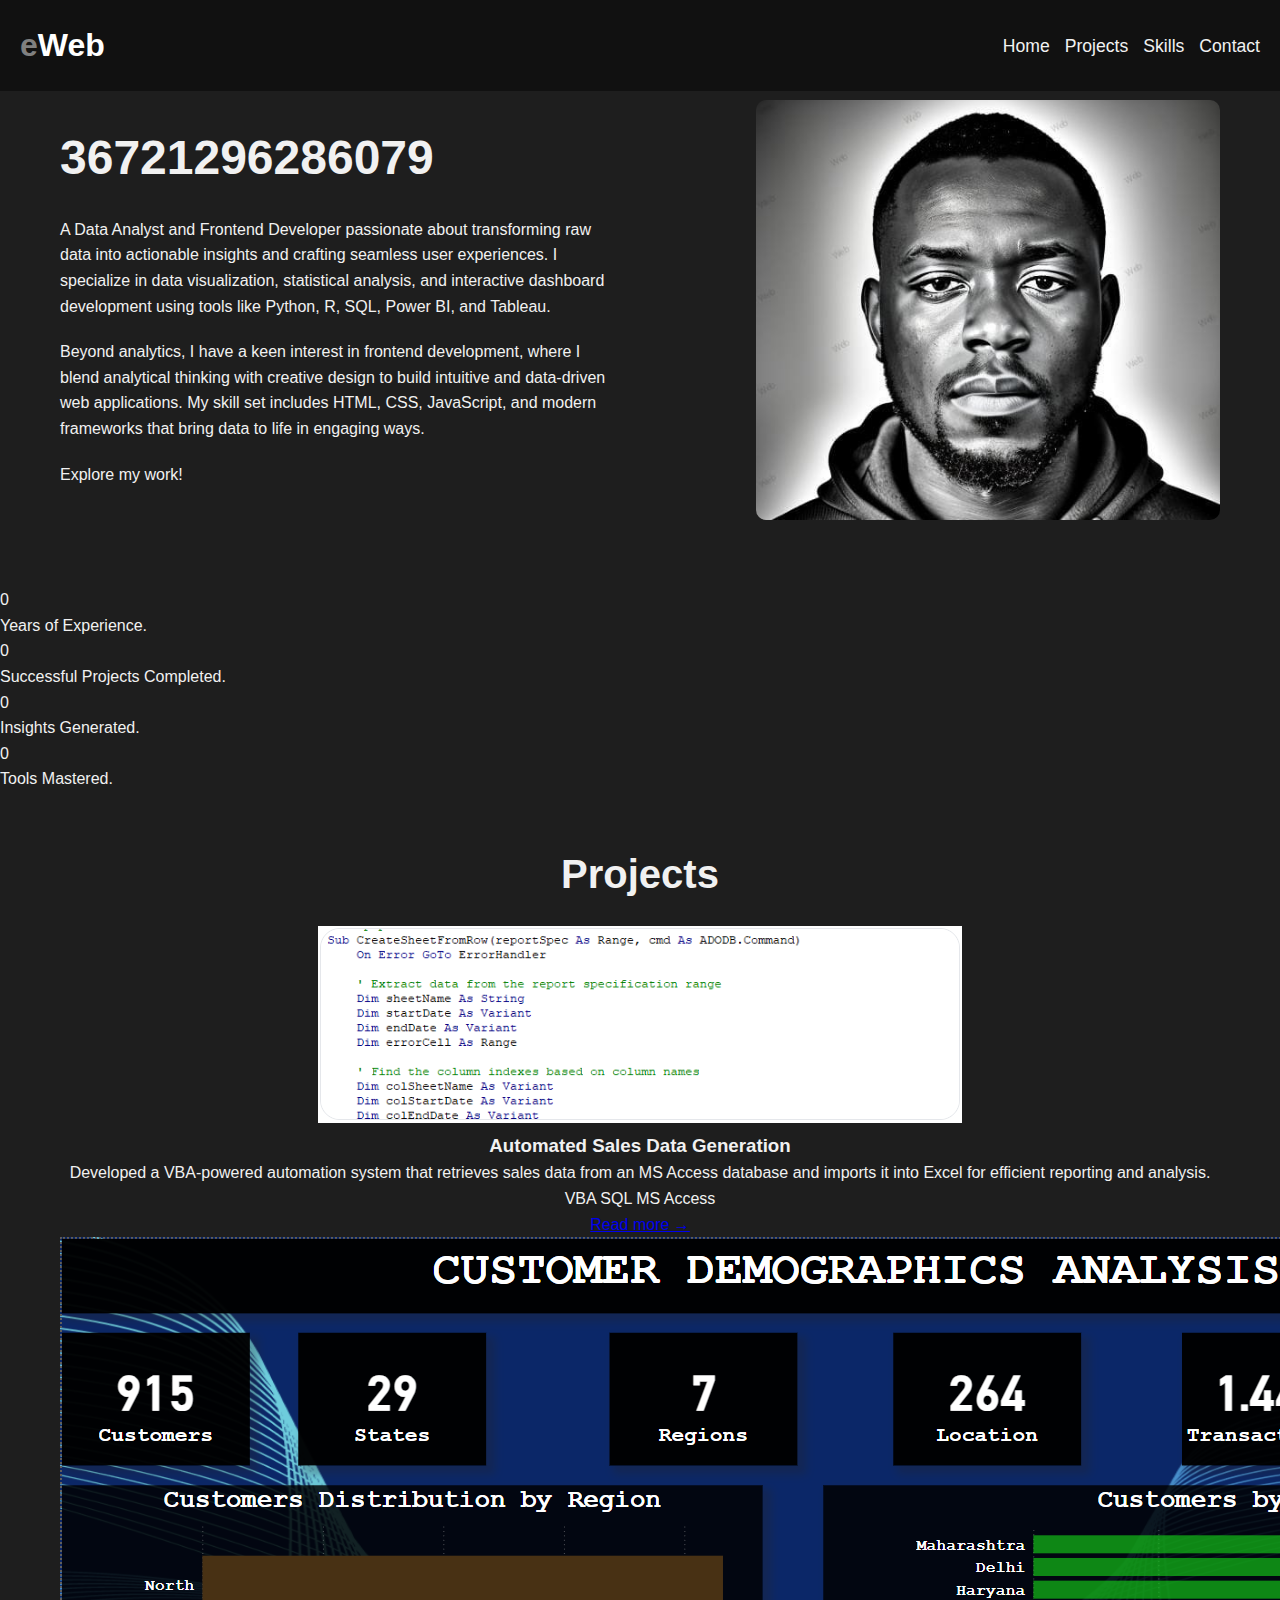
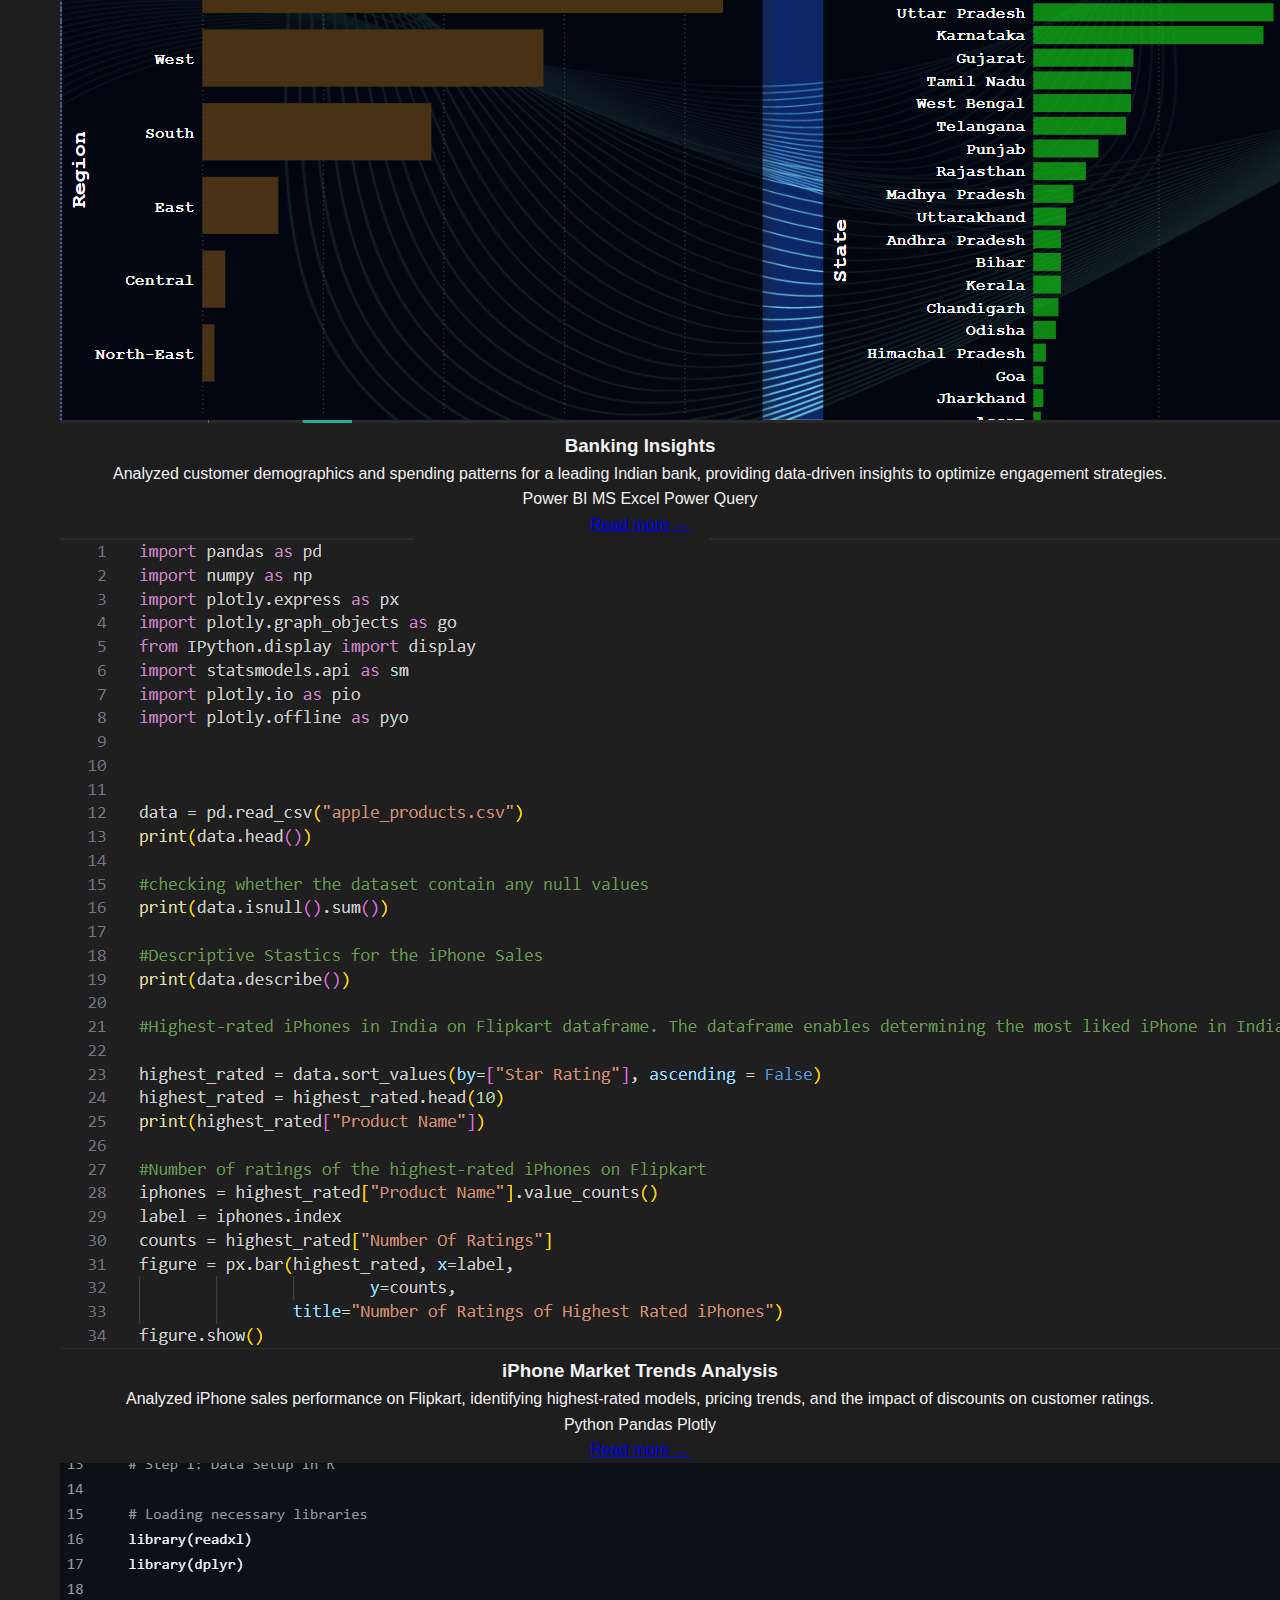
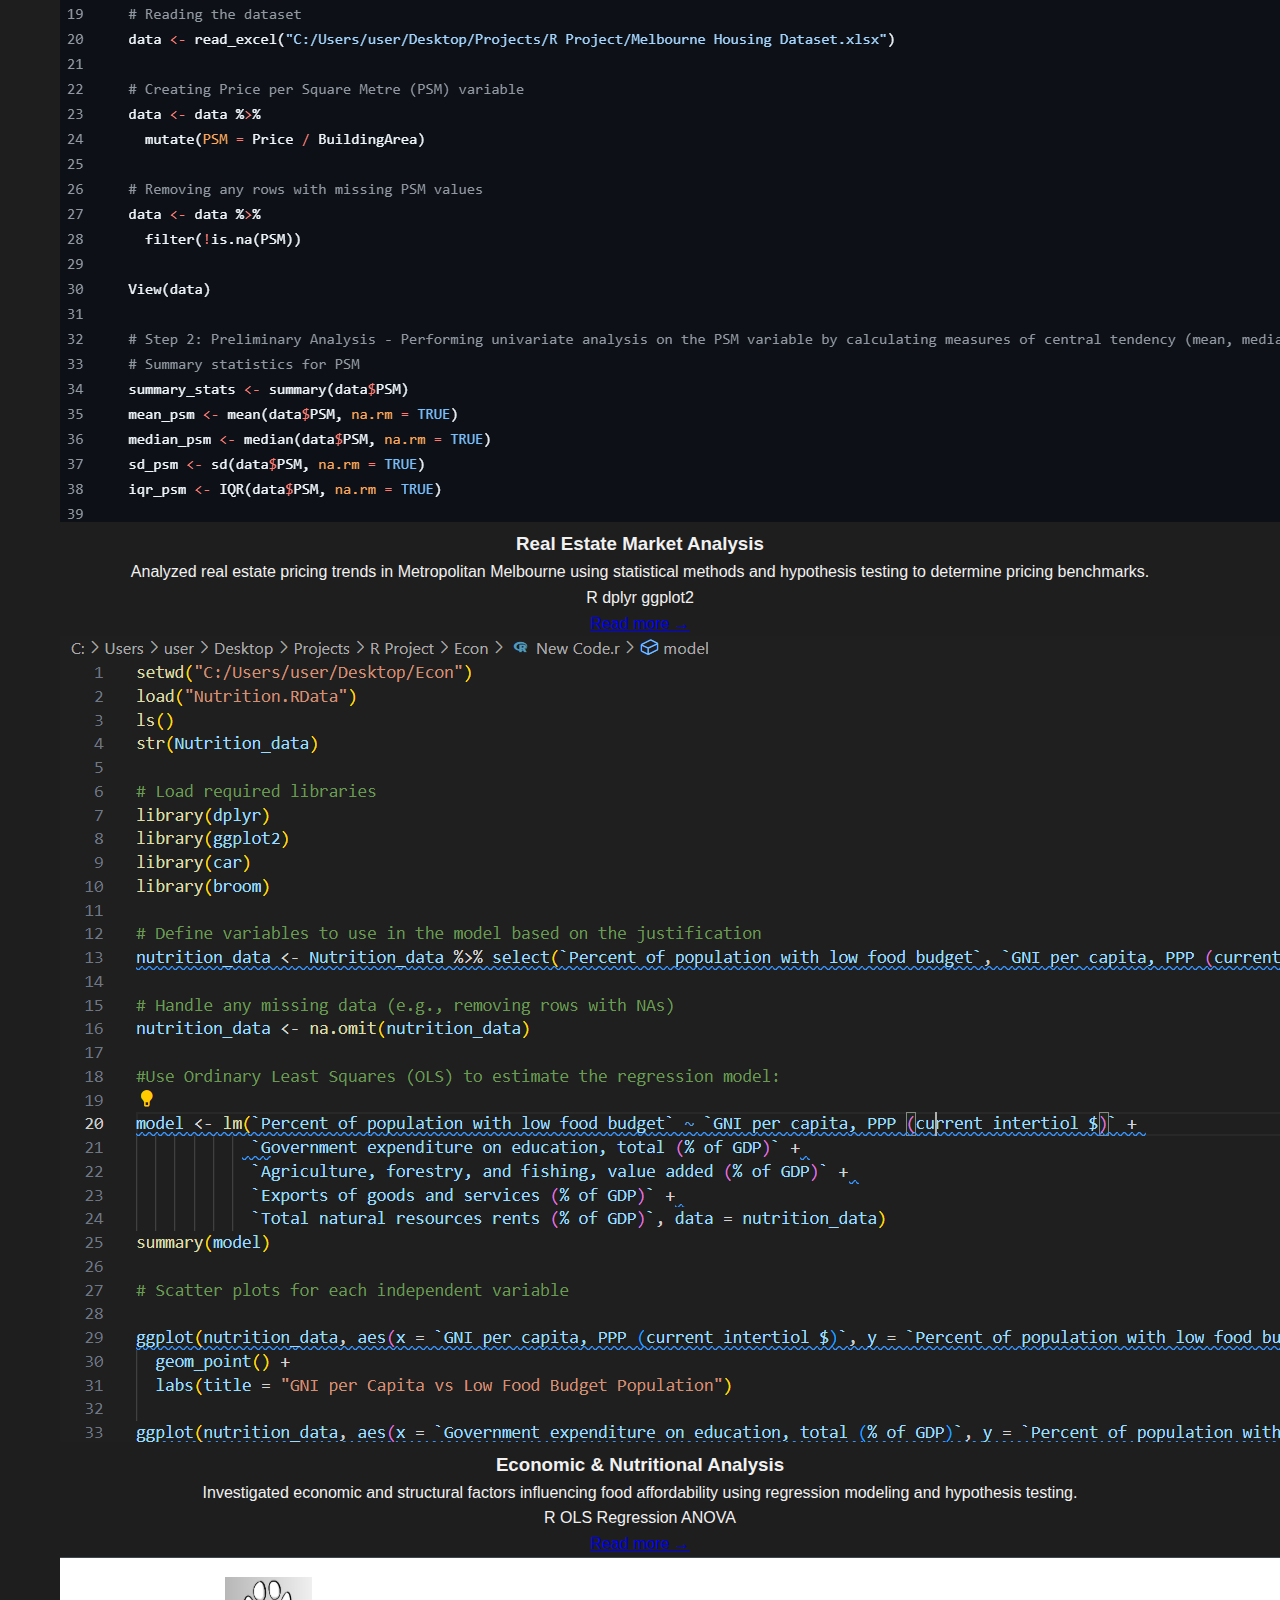
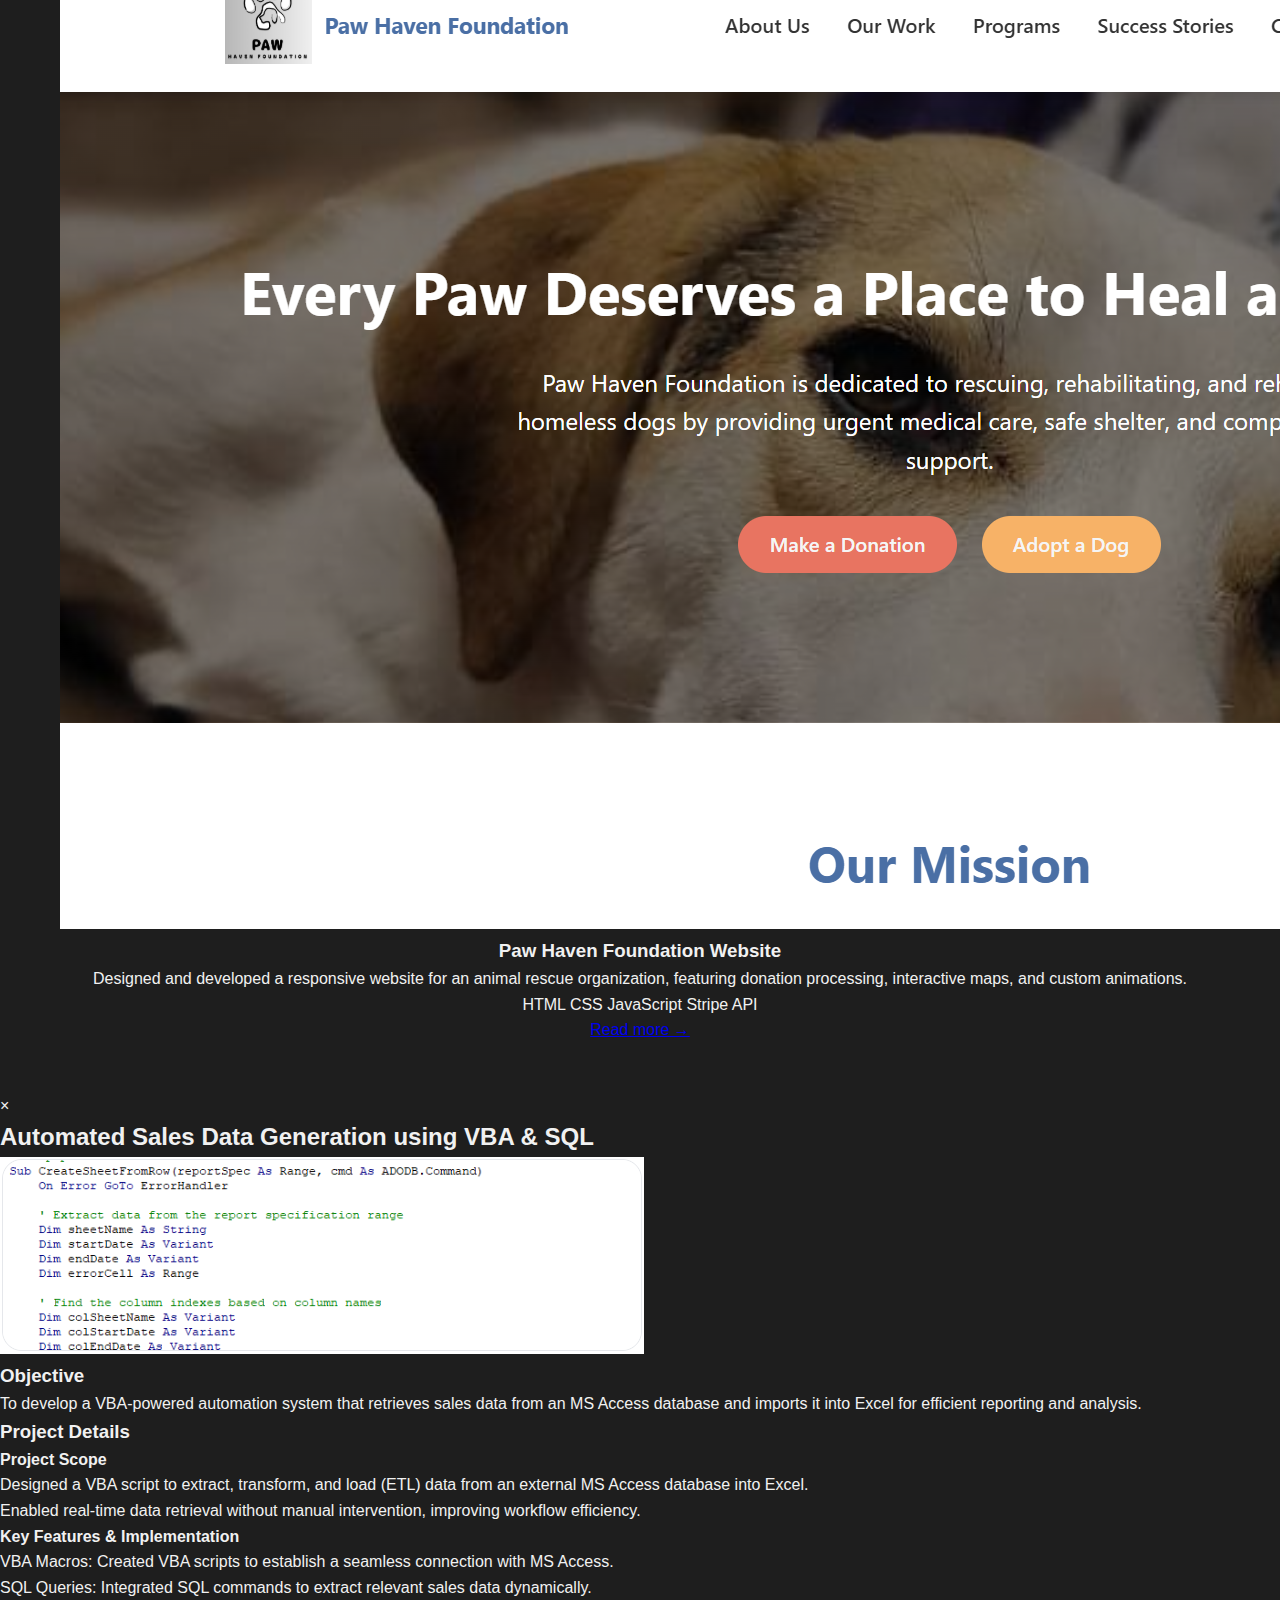
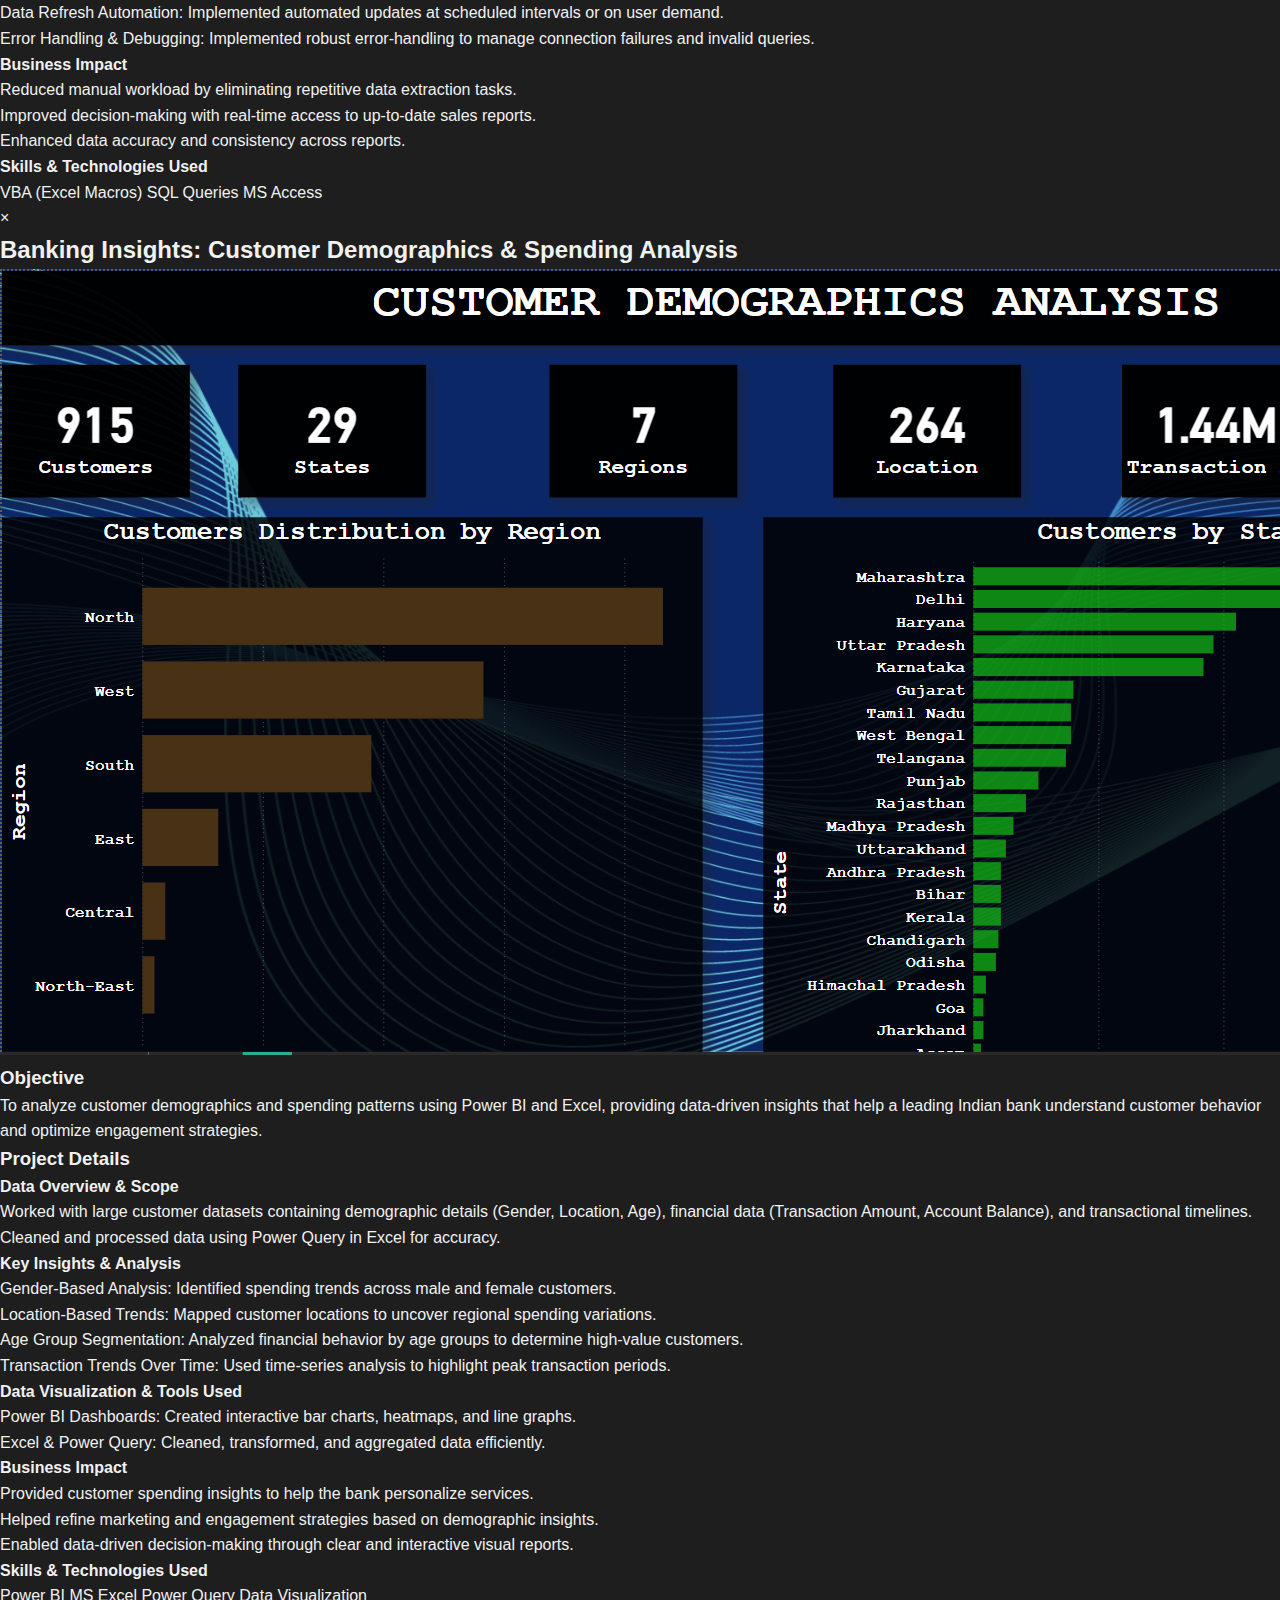
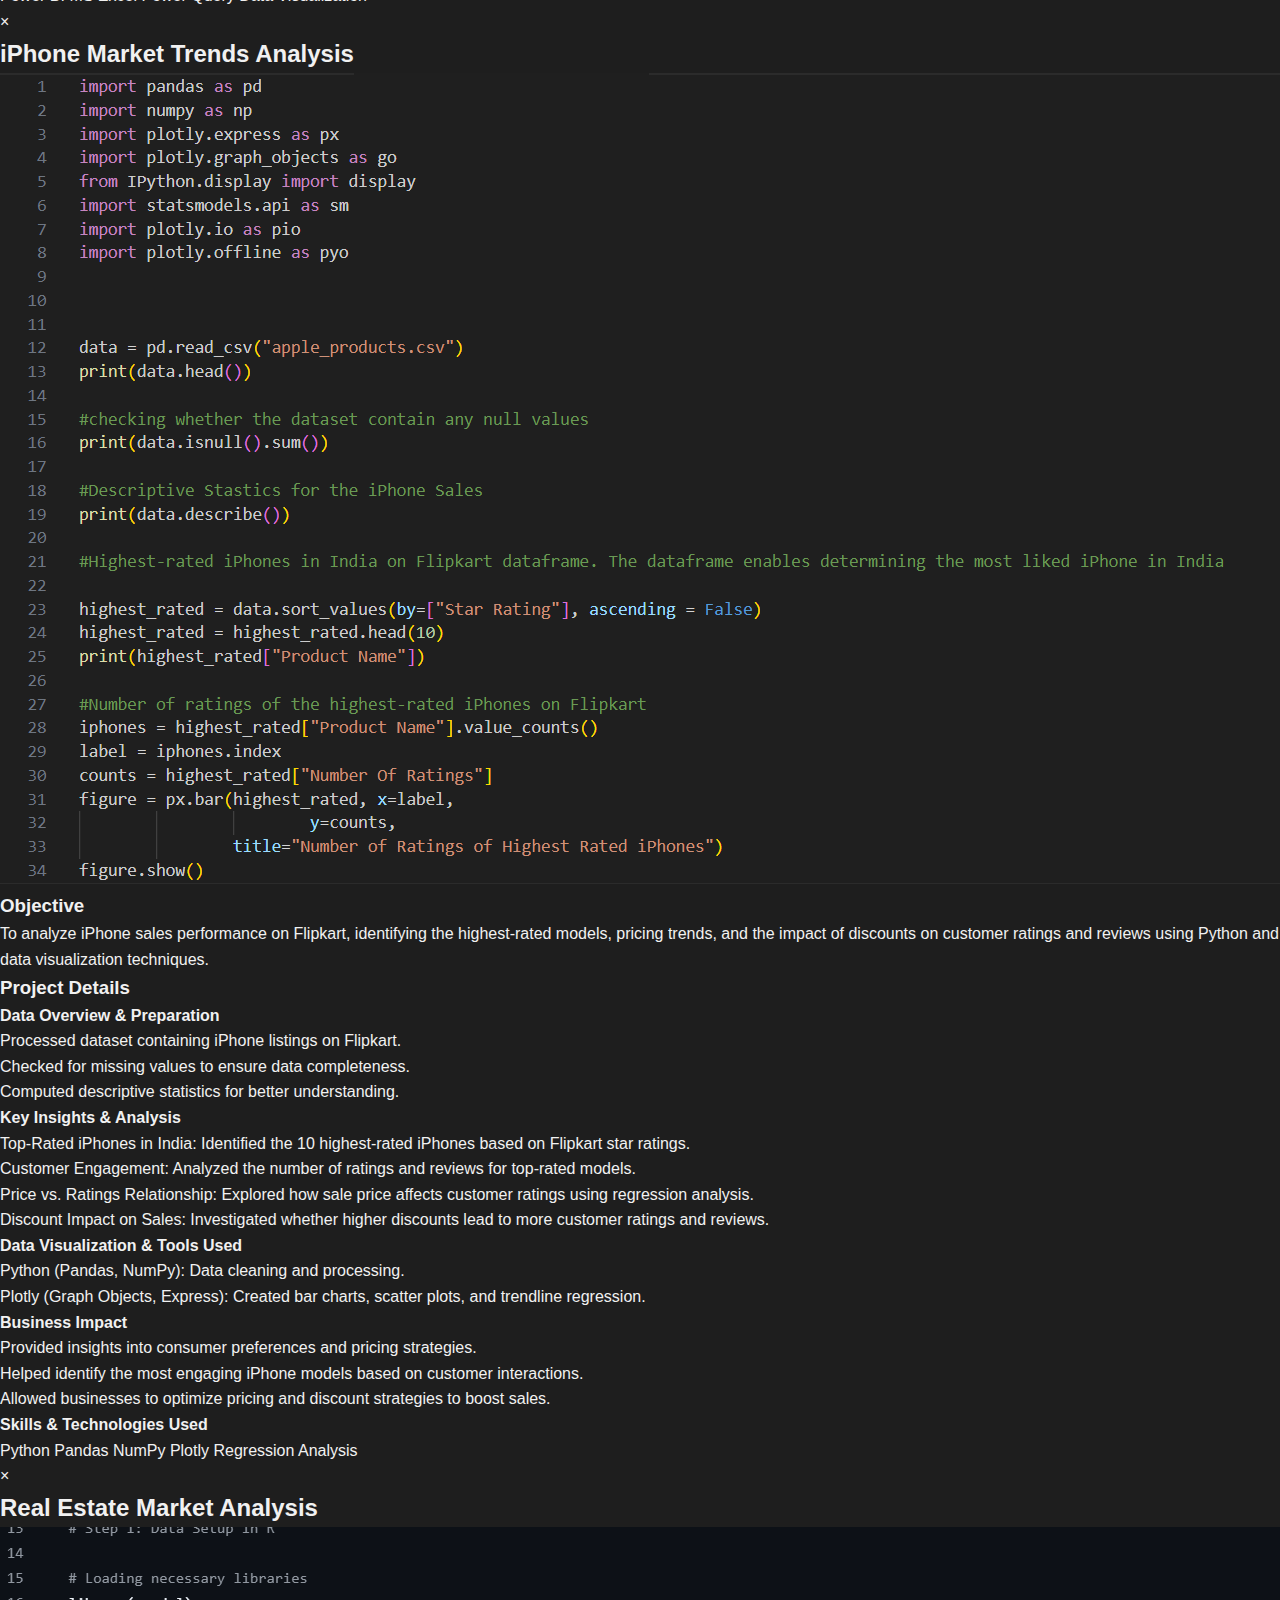
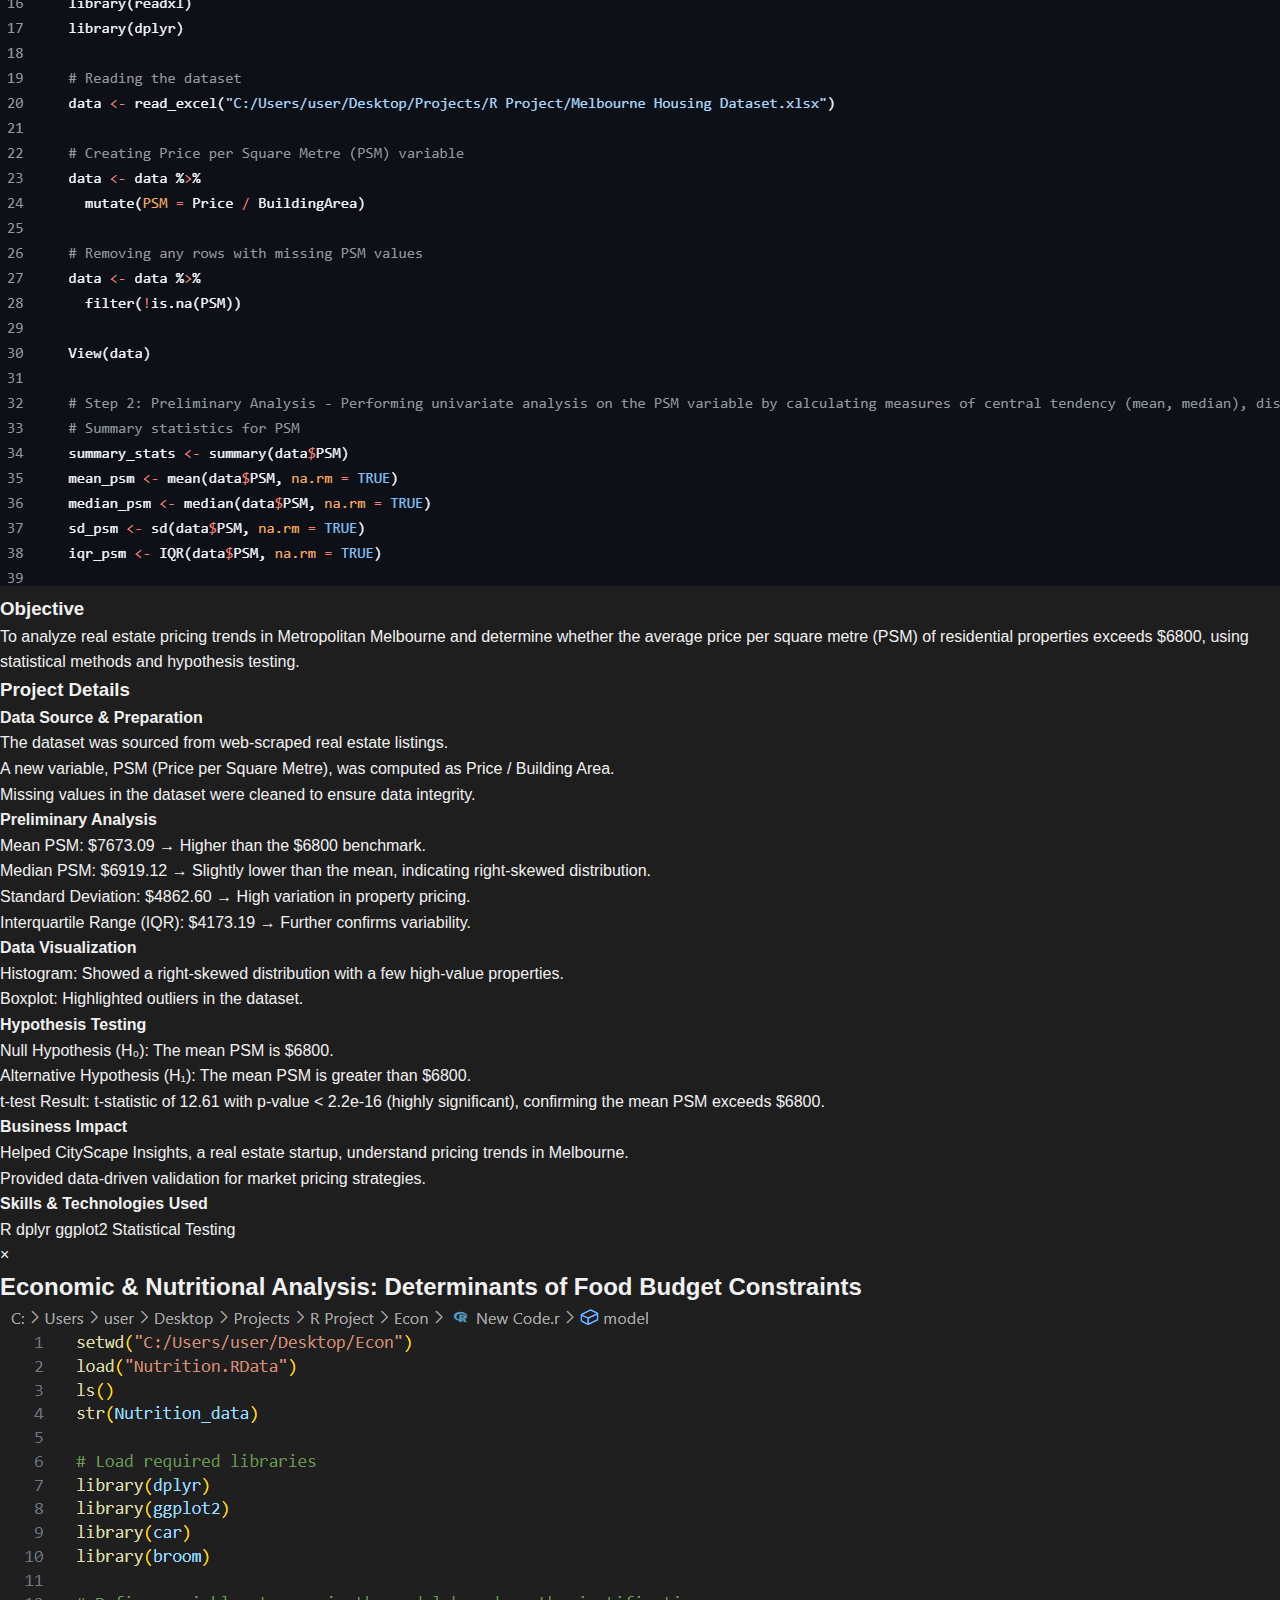
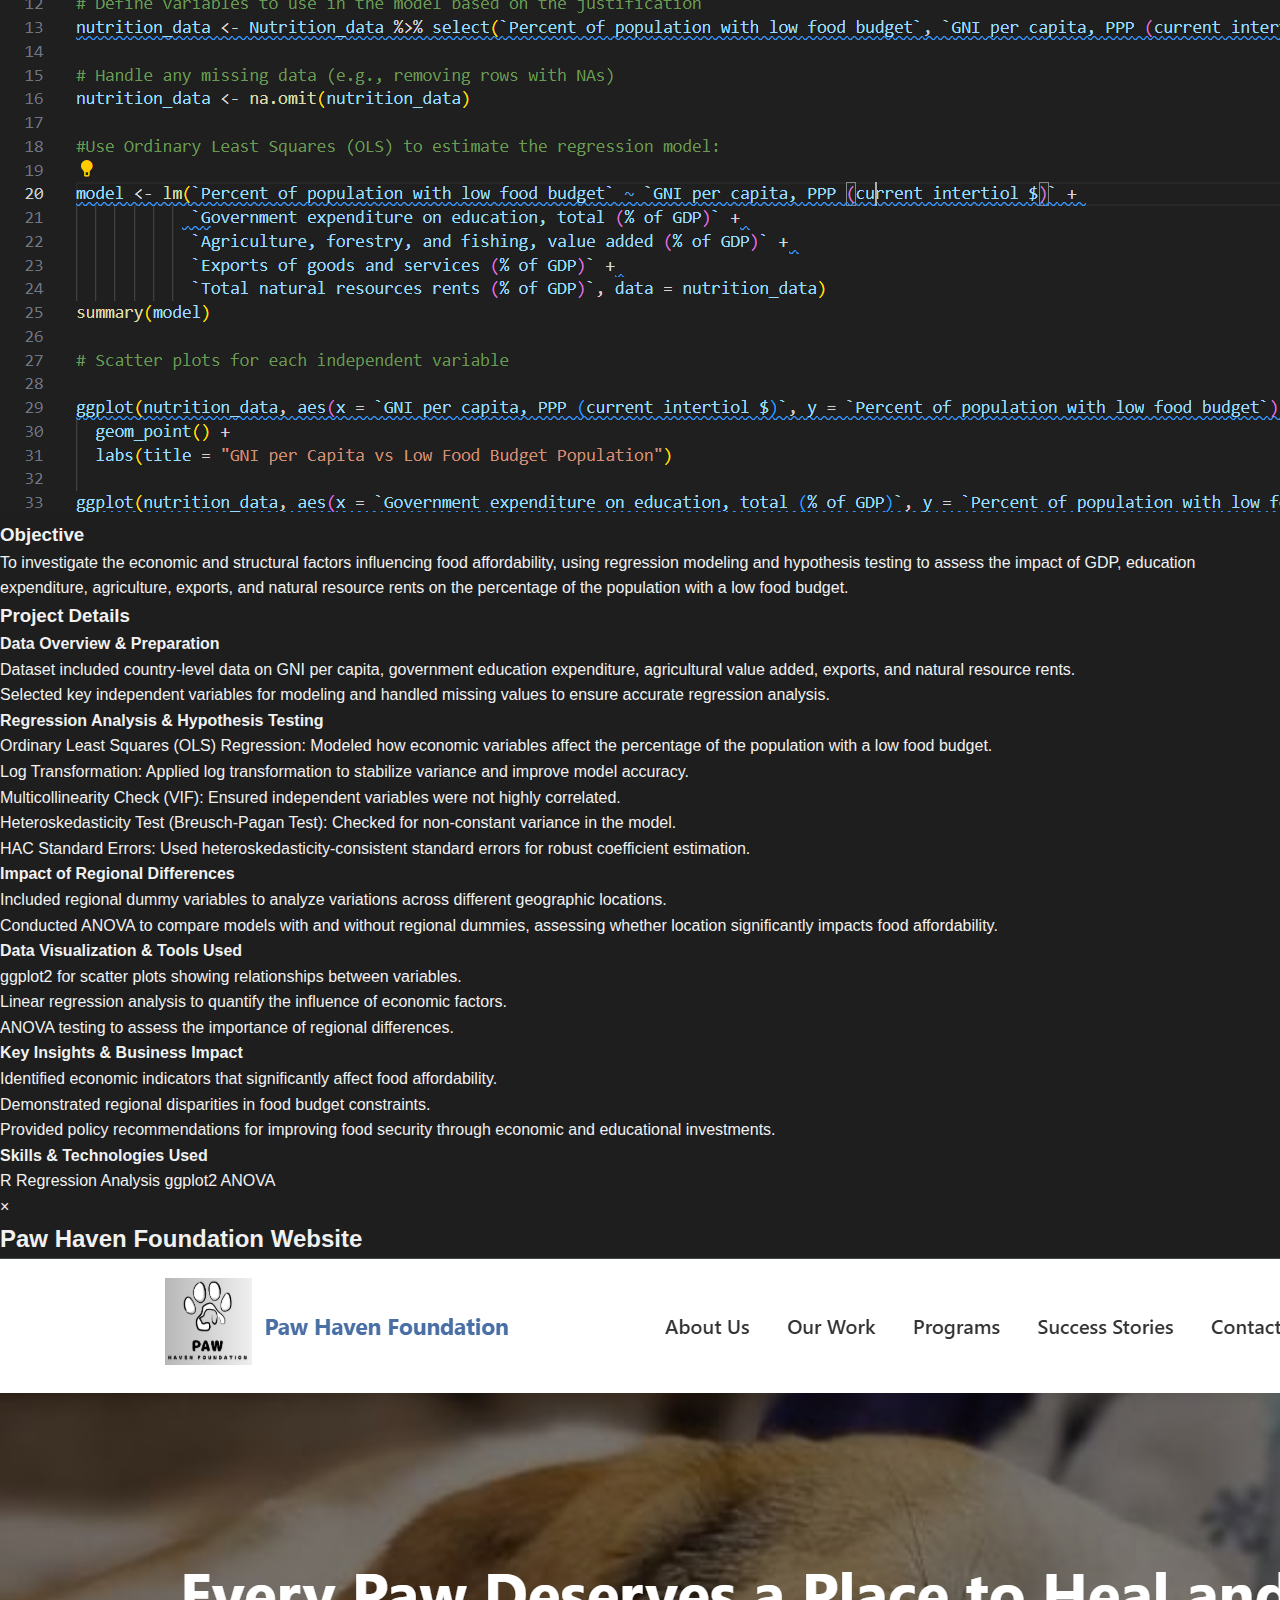
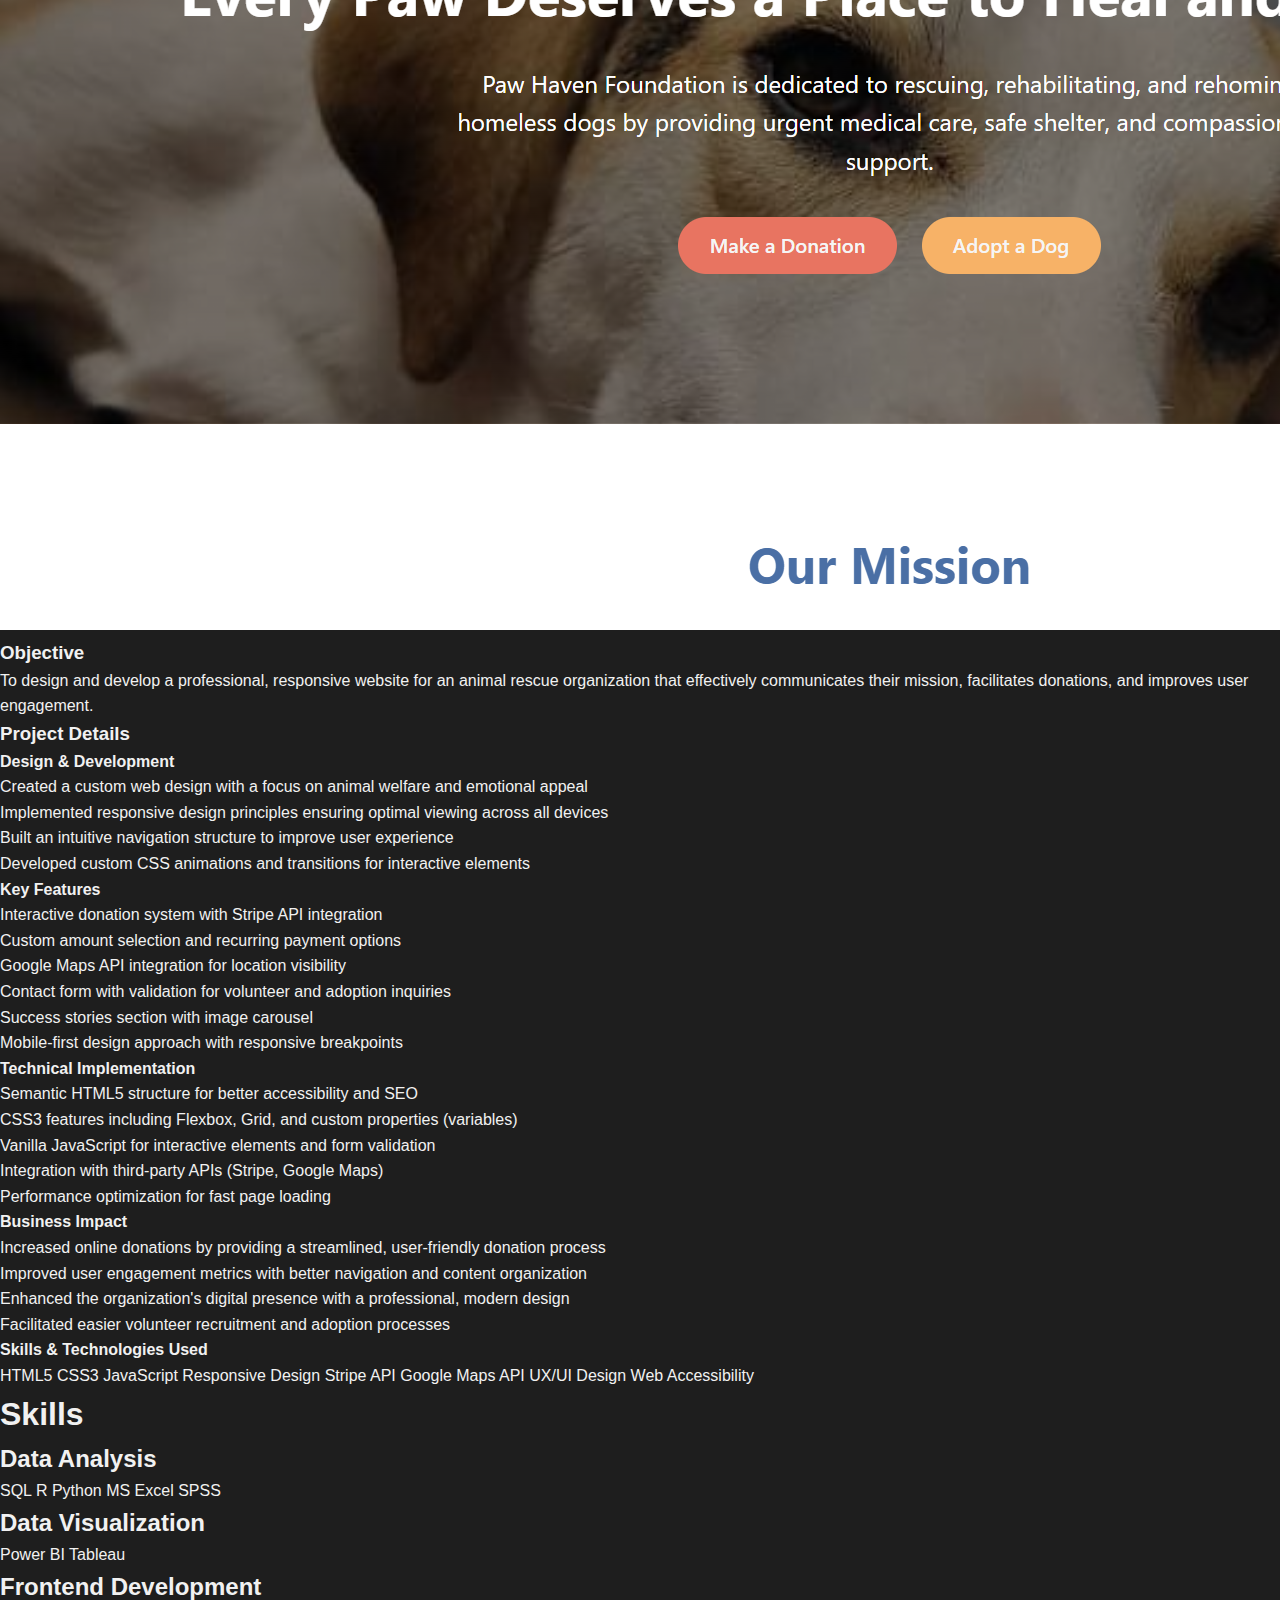
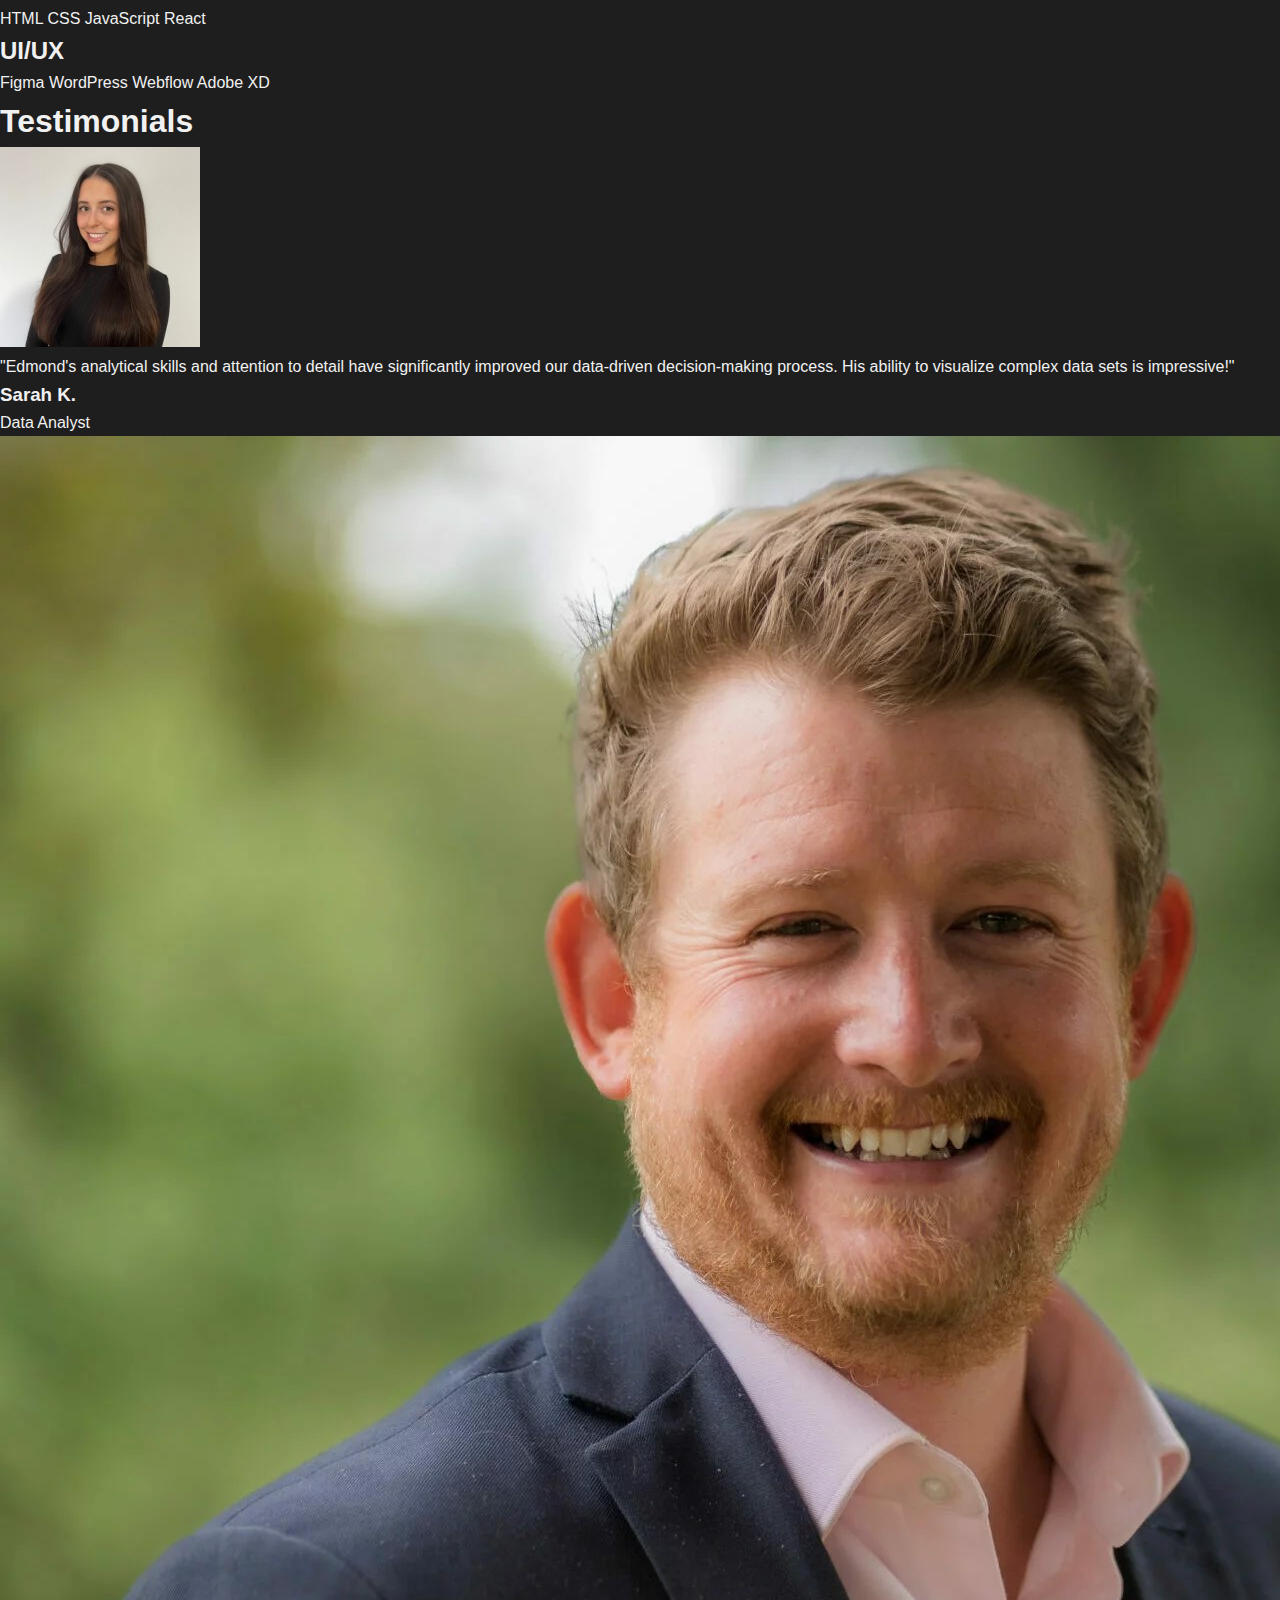
<file: index.html>
<!DOCTYPE html>
<html lang="en">
<head>
    <meta charset="UTF-8">
    <meta name="viewport" content="width=device-width, initial-scale=1.0">
    <link rel="icon" type="Images/png" href="Images/logo.png" />
    <title>Edmond Web | Data Analyst | Frontend Developer</title>
    <link rel="stylesheet" href="styles.css">
</head>
<body>
    <header>
        <div class="logo">
            <p><a href="index.html"><span class="logo-e">e</span><span class="logo-web">Web</span></a></p>
        </div>
        <nav>
            <ul>
                <li><a href="#home">Home</a></li>
                <li><a href="#projects">Projects</a></li>
                <li><a href="#skills">Skills</a></li>
                <li><a href="#contact">Contact</a></li>
            </ul>
        </nav>
    </header>

    <section id="home" class="intro">
        <div class="intro-text">
            <h1 id="intro-heading">Hi, I'm Web...</h1>
            <p>A Data Analyst and Frontend Developer passionate about transforming raw data into actionable insights and crafting seamless user experiences. I specialize in data visualization, statistical analysis, and interactive dashboard development using tools like Python, R, SQL, Power BI, and Tableau.</p>
            <p>Beyond analytics, I have a keen interest in frontend development, where I blend analytical thinking with creative design to build intuitive and data-driven web applications. My skill set includes HTML, CSS, JavaScript, and modern frameworks that bring data to life in engaging ways.</p>
            <p>Explore my work!</p>
        </div>
        <div class="intro-image">
            <a href="index.html"><img src="Images/edd.jpg" alt="Edd" /></a>
        </div>
    </section>

    <section class="insights">
        <div class="stat-box">
            <div>
                <div class="stat" data-target="3">0</div>
                <div class="description">Years of Experience.</div>
            </div>
        </div>
        <div class="stat-box">
            <div>
                <div class="stat" data-target="5">0</div>
                <div class="description">Successful Projects Completed.</div>
            </div>
        </div>
        <div class="stat-box">
            <div>
                <div class="stat" data-target="10">0</div>
                <div class="description">Insights Generated.</div>
            </div>
        </div>
        <div class="stat-box">
            <div>
                <div class="stat" data-target="6">0</div>
                <div class="description">Tools Mastered.</div>
            </div>
        </div>
    </section>

    <section id="projects" class="projects">
        <h2>Projects</h2>
        <div class="project-grid">
            <!-- Project 1: Automated Sales Data Generation -->
            <div class="project-card">
                <div class="project-img">
                    <img src="Images/aut.PNG" alt="Automated Sales Data Generation" class="project-image">
                </div>
                <div class="project-content">
                    <h3 class="project-title">Automated Sales Data Generation</h3>
                    <p class="project-desc">Developed a VBA-powered automation system that retrieves sales data from an MS Access database and imports it into Excel for efficient reporting and analysis.</p>
                    <div class="project-tech">
                        <span class="tech-tag">VBA</span>
                        <span class="tech-tag">SQL</span>
                        <span class="tech-tag">MS Access</span>
                    </div>
                    <a href="#project-automated" class="project-link modal-trigger">Read more &rarr;</a>
                </div>
            </div>
    
            <!-- Project 2: Banking Insights -->
            <div class="project-card">
                <div class="project-img">
                    <img src="Images/demo.PNG" alt="Banking Insights" class="project-image">
                </div>
                <div class="project-content">
                    <h3 class="project-title">Banking Insights</h3>
                    <p class="project-desc">Analyzed customer demographics and spending patterns for a leading Indian bank, providing data-driven insights to optimize engagement strategies.</p>
                    <div class="project-tech">
                        <span class="tech-tag">Power BI</span>
                        <span class="tech-tag">MS Excel</span>
                        <span class="tech-tag">Power Query</span>
                    </div>
                    <a href="#project-banking" class="project-link modal-trigger">Read more &rarr;</a>
                </div>
            </div>
    
            <!-- Project 3: iPhone Market Trends Analysis -->
            <div class="project-card">
                <div class="project-img">
                    <img src="Images/iphone.PNG" alt="iPhone Market Trends Analysis" class="project-image">
                </div>
                <div class="project-content">
                    <h3 class="project-title">iPhone Market Trends Analysis</h3>
                    <p class="project-desc">Analyzed iPhone sales performance on Flipkart, identifying highest-rated models, pricing trends, and the impact of discounts on customer ratings.</p>
                    <div class="project-tech">
                        <span class="tech-tag">Python</span>
                        <span class="tech-tag">Pandas</span>
                        <span class="tech-tag">Plotly</span>
                    </div>
                    <a href="#project-iphone" class="project-link modal-trigger">Read more &rarr;</a>
                </div>
            </div>
    
            <!-- Project 4: Real Estate Market Analysis -->
            <div class="project-card">
                <div class="project-img">
                    <img src="Images/real.PNG" alt="Real Estate Market Analysis" class="project-image">
                </div>
                <div class="project-content">
                    <h3 class="project-title">Real Estate Market Analysis</h3>
                    <p class="project-desc">Analyzed real estate pricing trends in Metropolitan Melbourne using statistical methods and hypothesis testing to determine pricing benchmarks.</p>
                    <div class="project-tech">
                        <span class="tech-tag">R</span>
                        <span class="tech-tag">dplyr</span>
                        <span class="tech-tag">ggplot2</span>
                    </div>
                    <a href="#project-realestate" class="project-link modal-trigger">Read more &rarr;</a>
                </div>
            </div>
    
            <!-- Project 5: Economic & Nutritional Analysis -->
            <div class="project-card">
                <div class="project-img">
                    <img src="Images/econ.PNG" alt="Economic & Nutritional Analysis" class="project-image">
                </div>
                <div class="project-content">
                    <h3 class="project-title">Economic & Nutritional Analysis</h3>
                    <p class="project-desc">Investigated economic and structural factors influencing food affordability using regression modeling and hypothesis testing.</p>
                    <div class="project-tech">
                        <span class="tech-tag">R</span>
                        <span class="tech-tag">OLS Regression</span>
                        <span class="tech-tag">ANOVA</span>
                    </div>
                    <a href="#project-economic" class="project-link modal-trigger">Read more &rarr;</a>
                </div>
            </div>

            <!-- Project 6: Paw Haven Foundation Website -->
            <div class="project-card">
                <div class="project-img">
                    <img src="Images/charity.PNG" alt="Paw Haven Foundation Website" class="project-image">
                </div>
                <div class="project-content">
                    <h3 class="project-title">Paw Haven Foundation Website</h3>
                    <p class="project-desc">Designed and developed a responsive website for an animal rescue organization, featuring donation processing, interactive maps, and custom animations.</p>
                    <div class="project-tech">
                        <span class="tech-tag">HTML</span>
                        <span class="tech-tag">CSS</span>
                        <span class="tech-tag">JavaScript</span>
                        <span class="tech-tag">Stripe API</span>
                    </div>
                    <a href="#project-pawhaven" class="project-link modal-trigger">Read more &rarr;</a>
                </div>
            </div>
        </div>
    </section>
    
    <!-- Project Modal Templates -->
    <div id="project-modals" class="modal-container">
        <!-- Automated Sales Data Generation Modal -->
        <div id="project-automated" class="project-modal">
            <div class="modal-content">
                <span class="close-modal">&times;</span>
                <h2>Automated Sales Data Generation using VBA & SQL</h2>
                <div class="modal-img">
                    <img src="Images/aut.PNG" alt="Automated Sales Data Generation">
                </div>
                <h3>Objective</h3>
                <p>To develop a VBA-powered automation system that retrieves sales data from an MS Access database and imports it into Excel for efficient reporting and analysis.</p>
                
                <h3>Project Details</h3>
                <h4>Project Scope</h4>
                <ul>
                    <li>Designed a VBA script to extract, transform, and load (ETL) data from an external MS Access database into Excel.</li>
                    <li>Enabled real-time data retrieval without manual intervention, improving workflow efficiency.</li>
                </ul>
                
                <h4>Key Features & Implementation</h4>
                <ul>
                    <li>VBA Macros: Created VBA scripts to establish a seamless connection with MS Access.</li>
                    <li>SQL Queries: Integrated SQL commands to extract relevant sales data dynamically.</li>
                    <li>Data Refresh Automation: Implemented automated updates at scheduled intervals or on user demand.</li>
                    <li>Error Handling & Debugging: Implemented robust error-handling to manage connection failures and invalid queries.</li>
                </ul>
                
                <h4>Business Impact</h4>
                <ul>
                    <li>Reduced manual workload by eliminating repetitive data extraction tasks.</li>
                    <li>Improved decision-making with real-time access to up-to-date sales reports.</li>
                    <li>Enhanced data accuracy and consistency across reports.</li>
                </ul>
                
                <h4>Skills & Technologies Used</h4>
                <div class="modal-tech">
                    <span class="tech-tag">VBA (Excel Macros)</span>
                    <span class="tech-tag">SQL Queries</span>
                    <span class="tech-tag">MS Access</span>
                </div>
            </div>
        </div>
        
        <!-- Banking Insights Modal -->
        <div id="project-banking" class="project-modal">
            <div class="modal-content">
                <span class="close-modal">&times;</span>
                <h2>Banking Insights: Customer Demographics & Spending Analysis</h2>
                <div class="modal-img">
                    <img src="Images/demo.PNG" alt="Banking Insights">
                </div>
                <h3>Objective</h3>
                <p>To analyze customer demographics and spending patterns using Power BI and Excel, providing data-driven insights that help a leading Indian bank understand customer behavior and optimize engagement strategies.</p>
                
                <h3>Project Details</h3>
                <h4>Data Overview & Scope</h4>
                <ul>
                    <li>Worked with large customer datasets containing demographic details (Gender, Location, Age), financial data (Transaction Amount, Account Balance), and transactional timelines.</li>
                    <li>Cleaned and processed data using Power Query in Excel for accuracy.</li>
                </ul>
                
                <h4>Key Insights & Analysis</h4>
                <ul>
                    <li>Gender-Based Analysis: Identified spending trends across male and female customers.</li>
                    <li>Location-Based Trends: Mapped customer locations to uncover regional spending variations.</li>
                    <li>Age Group Segmentation: Analyzed financial behavior by age groups to determine high-value customers.</li>
                    <li>Transaction Trends Over Time: Used time-series analysis to highlight peak transaction periods.</li>
                </ul>
                
                <h4>Data Visualization & Tools Used</h4>
                <ul>
                    <li>Power BI Dashboards: Created interactive bar charts, heatmaps, and line graphs.</li>
                    <li>Excel & Power Query: Cleaned, transformed, and aggregated data efficiently.</li>
                </ul>
                
                <h4>Business Impact</h4>
                <ul>
                    <li>Provided customer spending insights to help the bank personalize services.</li>
                    <li>Helped refine marketing and engagement strategies based on demographic insights.</li>
                    <li>Enabled data-driven decision-making through clear and interactive visual reports.</li>
                </ul>
                
                <h4>Skills & Technologies Used</h4>
                <div class="modal-tech">
                    <span class="tech-tag">Power BI</span>
                    <span class="tech-tag">MS Excel</span>
                    <span class="tech-tag">Power Query</span>
                    <span class="tech-tag">Data Visualization</span>
                </div>
            </div>
        </div>
        
        <!-- iPhone Market Trends Analysis Modal -->
        <div id="project-iphone" class="project-modal">
            <div class="modal-content">
                <span class="close-modal">&times;</span>
                <h2>iPhone Market Trends Analysis</h2>
                <div class="modal-img">
                    <img src="Images/iphone.PNG" alt="iPhone Market Trends Analysis">
                </div>
                <h3>Objective</h3>
                <p>To analyze iPhone sales performance on Flipkart, identifying the highest-rated models, pricing trends, and the impact of discounts on customer ratings and reviews using Python and data visualization techniques.</p>
                
                <h3>Project Details</h3>
                <h4>Data Overview & Preparation</h4>
                <ul>
                    <li>Processed dataset containing iPhone listings on Flipkart.</li>
                    <li>Checked for missing values to ensure data completeness.</li>
                    <li>Computed descriptive statistics for better understanding.</li>
                </ul>
                
                <h4>Key Insights & Analysis</h4>
                <ul>
                    <li>Top-Rated iPhones in India: Identified the 10 highest-rated iPhones based on Flipkart star ratings.</li>
                    <li>Customer Engagement: Analyzed the number of ratings and reviews for top-rated models.</li>
                    <li>Price vs. Ratings Relationship: Explored how sale price affects customer ratings using regression analysis.</li>
                    <li>Discount Impact on Sales: Investigated whether higher discounts lead to more customer ratings and reviews.</li>
                </ul>
                
                <h4>Data Visualization & Tools Used</h4>
                <ul>
                    <li>Python (Pandas, NumPy): Data cleaning and processing.</li>
                    <li>Plotly (Graph Objects, Express): Created bar charts, scatter plots, and trendline regression.</li>
                </ul>
                
                <h4>Business Impact</h4>
                <ul>
                    <li>Provided insights into consumer preferences and pricing strategies.</li>
                    <li>Helped identify the most engaging iPhone models based on customer interactions.</li>
                    <li>Allowed businesses to optimize pricing and discount strategies to boost sales.</li>
                </ul>
                
                <h4>Skills & Technologies Used</h4>
                <div class="modal-tech">
                    <span class="tech-tag">Python</span>
                    <span class="tech-tag">Pandas</span>
                    <span class="tech-tag">NumPy</span>
                    <span class="tech-tag">Plotly</span>
                    <span class="tech-tag">Regression Analysis</span>
                </div>
            </div>
        </div>
        
        <!-- Real Estate Market Analysis Modal -->
        <div id="project-realestate" class="project-modal">
            <div class="modal-content">
                <span class="close-modal">&times;</span>
                <h2>Real Estate Market Analysis</h2>
                <div class="modal-img">
                    <img src="Images/real.PNG" alt="Real Estate Market Analysis">
                </div>
                <h3>Objective</h3>
                <p>To analyze real estate pricing trends in Metropolitan Melbourne and determine whether the average price per square metre (PSM) of residential properties exceeds $6800, using statistical methods and hypothesis testing.</p>
                
                <h3>Project Details</h3>
                <h4>Data Source & Preparation</h4>
                <ul>
                    <li>The dataset was sourced from web-scraped real estate listings.</li>
                    <li>A new variable, PSM (Price per Square Metre), was computed as Price / Building Area.</li>
                    <li>Missing values in the dataset were cleaned to ensure data integrity.</li>
                </ul>
                
                <h4>Preliminary Analysis</h4>
                <ul>
                    <li>Mean PSM: $7673.09 → Higher than the $6800 benchmark.</li>
                    <li>Median PSM: $6919.12 → Slightly lower than the mean, indicating right-skewed distribution.</li>
                    <li>Standard Deviation: $4862.60 → High variation in property pricing.</li>
                    <li>Interquartile Range (IQR): $4173.19 → Further confirms variability.</li>
                </ul>
                
                <h4>Data Visualization</h4>
                <ul>
                    <li>Histogram: Showed a right-skewed distribution with a few high-value properties.</li>
                    <li>Boxplot: Highlighted outliers in the dataset.</li>
                </ul>
                
                <h4>Hypothesis Testing</h4>
                <ul>
                    <li>Null Hypothesis (H₀): The mean PSM is $6800.</li>
                    <li>Alternative Hypothesis (H₁): The mean PSM is greater than $6800.</li>
                    <li>t-test Result: t-statistic of 12.61 with p-value < 2.2e-16 (highly significant), confirming the mean PSM exceeds $6800.</li>
                </ul>
                
                <h4>Business Impact</h4>
                <ul>
                    <li>Helped CityScape Insights, a real estate startup, understand pricing trends in Melbourne.</li>
                    <li>Provided data-driven validation for market pricing strategies.</li>
                </ul>
                
                <h4>Skills & Technologies Used</h4>
                <div class="modal-tech">
                    <span class="tech-tag">R</span>
                    <span class="tech-tag">dplyr</span>
                    <span class="tech-tag">ggplot2</span>
                    <span class="tech-tag">Statistical Testing</span>
                </div>
            </div>
        </div>
        
        <!-- Economic & Nutritional Analysis Modal -->
        <div id="project-economic" class="project-modal">
            <div class="modal-content">
                <span class="close-modal">&times;</span>
                <h2>Economic & Nutritional Analysis: Determinants of Food Budget Constraints</h2>
                <div class="modal-img">
                    <img src="Images/econ.PNG" alt="Economic & Nutritional Analysis">
                </div>
                <h3>Objective</h3>
                <p>To investigate the economic and structural factors influencing food affordability, using regression modeling and hypothesis testing to assess the impact of GDP, education expenditure, agriculture, exports, and natural resource rents on the percentage of the population with a low food budget.</p>
                
                <h3>Project Details</h3>
                <h4>Data Overview & Preparation</h4>
                <ul>
                    <li>Dataset included country-level data on GNI per capita, government education expenditure, agricultural value added, exports, and natural resource rents.</li>
                    <li>Selected key independent variables for modeling and handled missing values to ensure accurate regression analysis.</li>
                </ul>
                
                <h4>Regression Analysis & Hypothesis Testing</h4>
                <ul>
                    <li>Ordinary Least Squares (OLS) Regression: Modeled how economic variables affect the percentage of the population with a low food budget.</li>
                    <li>Log Transformation: Applied log transformation to stabilize variance and improve model accuracy.</li>
                    <li>Multicollinearity Check (VIF): Ensured independent variables were not highly correlated.</li>
                    <li>Heteroskedasticity Test (Breusch-Pagan Test): Checked for non-constant variance in the model.</li>
                    <li>HAC Standard Errors: Used heteroskedasticity-consistent standard errors for robust coefficient estimation.</li>
                </ul>
                
                <h4>Impact of Regional Differences</h4>
                <ul>
                    <li>Included regional dummy variables to analyze variations across different geographic locations.</li>
                    <li>Conducted ANOVA to compare models with and without regional dummies, assessing whether location significantly impacts food affordability.</li>
                </ul>
                
                <h4>Data Visualization & Tools Used</h4>
                <ul>
                    <li>ggplot2 for scatter plots showing relationships between variables.</li>
                    <li>Linear regression analysis to quantify the influence of economic factors.</li>
                    <li>ANOVA testing to assess the importance of regional differences.</li>
                </ul>
                
                <h4>Key Insights & Business Impact</h4>
                <ul>
                    <li>Identified economic indicators that significantly affect food affordability.</li>
                    <li>Demonstrated regional disparities in food budget constraints.</li>
                    <li>Provided policy recommendations for improving food security through economic and educational investments.</li>
                </ul>
                
                <h4>Skills & Technologies Used</h4>
                <div class="modal-tech">
                    <span class="tech-tag">R</span>
                    <span class="tech-tag">Regression Analysis</span>
                    <span class="tech-tag">ggplot2</span>
                    <span class="tech-tag">ANOVA</span>
                </div>
            </div>
        </div>

        <!-- Paw Haven Foundation Website Modal -->
        <div id="project-pawhaven" class="project-modal">
            <div class="modal-content">
                <span class="close-modal">&times;</span>
                <h2>Paw Haven Foundation Website</h2>
                <div class="modal-img">
                    <img src="Images/charity.PNG" alt="Paw Haven Foundation Website">
                </div>
                <h3>Objective</h3>
                <p>To design and develop a professional, responsive website for an animal rescue organization that effectively communicates their mission, facilitates donations, and improves user engagement.</p>
                
                <h3>Project Details</h3>
                <h4>Design & Development</h4>
                <ul>
                    <li>Created a custom web design with a focus on animal welfare and emotional appeal</li>
                    <li>Implemented responsive design principles ensuring optimal viewing across all devices</li>
                    <li>Built an intuitive navigation structure to improve user experience</li>
                    <li>Developed custom CSS animations and transitions for interactive elements</li>
                </ul>
                
                <h4>Key Features</h4>
                <ul>
                    <li>Interactive donation system with Stripe API integration</li>
                    <li>Custom amount selection and recurring payment options</li>
                    <li>Google Maps API integration for location visibility</li>
                    <li>Contact form with validation for volunteer and adoption inquiries</li>
                    <li>Success stories section with image carousel</li>
                    <li>Mobile-first design approach with responsive breakpoints</li>
                </ul>
                
                <h4>Technical Implementation</h4>
                <ul>
                    <li>Semantic HTML5 structure for better accessibility and SEO</li>
                    <li>CSS3 features including Flexbox, Grid, and custom properties (variables)</li>
                    <li>Vanilla JavaScript for interactive elements and form validation</li>
                    <li>Integration with third-party APIs (Stripe, Google Maps)</li>
                    <li>Performance optimization for fast page loading</li>
                </ul>
                
                <h4>Business Impact</h4>
                <ul>
                    <li>Increased online donations by providing a streamlined, user-friendly donation process</li>
                    <li>Improved user engagement metrics with better navigation and content organization</li>
                    <li>Enhanced the organization's digital presence with a professional, modern design</li>
                    <li>Facilitated easier volunteer recruitment and adoption processes</li>
                </ul>
                
                <h4>Skills & Technologies Used</h4>
                <div class="modal-tech">
                    <span class="tech-tag">HTML5</span>
                    <span class="tech-tag">CSS3</span>
                    <span class="tech-tag">JavaScript</span>
                    <span class="tech-tag">Responsive Design</span>
                    <span class="tech-tag">Stripe API</span>
                    <span class="tech-tag">Google Maps API</span>
                    <span class="tech-tag">UX/UI Design</span>
                    <span class="tech-tag">Web Accessibility</span>
                </div>
            </div>
        </div>
    </div>

    <section id="skills" class="skills">
        <h1>Skills</h1>
        <div class="container">
            <div class="project-card">
                <div class="project-header">
                    <h2>Data Analysis</h2>
                    <div class="tags">
                        <span class="tag">SQL</span>
                        <span class="tag">R</span>
                        <span class="tag">Python</span>
                        <span class="tag">MS Excel</span>
                        <span class="tag">SPSS</span>
                    </div>
                </div>
            </div>
            <div class="project-card">
                <div class="project-header">
                    <h2>Data Visualization</h2>
                    <div class="tags">
                        <span class="tag">Power BI</span>
                        <span class="tag">Tableau</span>
                    </div>
                </div>
            </div>
            <div class="project-card">
                <div class="project-header">
                    <h2>Frontend Development</h2>
                    <div class="tags">
                        <span class="tag">HTML</span>
                        <span class="tag">CSS</span>
                        <span class="tag">JavaScript</span>
                        <span class="tag">React</span>
                    </div>
                </div>
            </div>
            <div class="project-card">
                <div class="project-header">
                    <h2>UI/UX</h2>
                    <div class="tags">
                        <span class="tag">Figma</span>
                        <span class="tag">WordPress</span>
                        <span class="tag">Webflow</span>
                        <span class="tag">Adobe XD</span>
                    </div>
                </div>
            </div>
        </div>
    </section>

    <section id="testimonials" class="testimonials">
        <h1>Testimonials</h1>
        <div class="testimonial-container">
            <div class="testimonial-card">
                <div class="testimonial-header">
                    <div class="testimonial-img">
                        <img src="Images/sarah.jpeg" alt="Sarah K.">
                    </div>
                </div>
                <p>"Edmond's analytical skills and attention to detail have significantly improved our data-driven decision-making process. His ability to visualize complex data sets is impressive!"</p>
                <div class="testimonial-source">
                    <h3>Sarah K.</h3>
                    <span>Data Analyst</span>
                </div>
            </div>
            <div class="testimonial-card">
                <div class="testimonial-header">
                    <div class="testimonial-img">
                        <img src="Images/john.jpg" alt="John D.">
                    </div>
                </div>
                <p>"The website Edmond developed for our charity has transformed our online presence. The donation system is seamless, and the design is both professional and engaging."</p>
                <div class="testimonial-source">
                    <h3>John D.</h3>
                    <span>Paw Haven Program Manager</span>
                </div>
            </div>
        </div>
        <div class="testimonial-container">
            <div class="testimonial-card">
                <div class="testimonial-header">
                    <div class="testimonial-img">
                        <img src="Images/priya.jpg" alt="Priya S.">
                    </div>
                </div>
                <p>"Edmond's insights into our customer demographics have helped us tailor our marketing strategies effectively. His reports are always thorough and easy to understand."</p>
                <div class="testimonial-source">
                    <h3>Priya S.</h3>
                    <span>Marketing Manager</span>
                </div>
            </div>
            <div class="testimonial-card">
                <div class="testimonial-header">
                    <div class="testimonial-img">
                        <img src="Images/mark.jpeg" alt="Mark T.">
                    </div>
                </div>
                <p>"Working with Edmond has been a game-changer for our team. His expertise in data analysis and visualization has made complex data accessible and actionable."</p>
                <div class="testimonial-source">
                    <h3>Mark T.</h3>
                    <span>Business Analyst</span>
                </div>
            </div>
        </div>
    </section>

    <section id="contact" class="contact">
        <div class="container">
            <div class="content">
                <h1>Contact Me</h1>
                <div class="contact-container">
                    <div class="contact-info">
                        <h3>Get In Touch</h3>
                        <div class="contact-method">
                            <div class="contact-icon">
                                <img src="Images/whatsapp.png" alt="Whatsapp" />
                            </div>
                            <div>
                                <a href="https://wa.me/message/S7ABKDJCYU5OK1" target="_blank" class="contact-link">+254-795-345-838</a>
                            </div>
                        </div>
                        <div class="contact-method">
                            <div class="contact-icon">
                                <img src="Images/mail.png" alt="Gmail" />
                            </div>
                            <div>
                                <a href="mailto:edmondbonventure@gmail.com" class="contact-link">edmondbonventure@gmail.com</a>
                            </div>
                        </div>
                        <div class="contact-method location-method">
                            <div class="contact-icon">
                                <img src="Images/location.png" alt="Location" />
                            </div>
                            <div class="map-label">Nakuru, Kenya</div>
                        </div>
                        <div class="map-container">
                            <iframe 
                                src="https://www.google.com/maps/embed?pb=!1m18!1m12!1m3!1d3990.1392753177!2d36.09873757608617!3d-0.2728124554410598!2m3!1f0!2f0!3f0!3m2!1i1024!2i768!4f13.1!3m3!1m2!1s0x18298a3af958ecd3%3A0x4ab01a976e1b28d0!2s6GFRP4G2%2BVG!5e0!3m2!1sen!2sus!4v1714490151639!5m2!1sen!2sus" 
                                width="100%" 
                                height="180" 
                                style="border:0; border-radius: 8px;" 
                                allowfullscreen="" 
                                loading="lazy" 
                                referrerpolicy="no-referrer-when-downgrade">
                            </iframe>
                        </div>
                    </div>
                    
                    <div class="contact-form">
                        <h3>Send Message</h3>
                        <form>
                            <div class="form-group">
                                <label for="name">Name</label>
                                <input type="text" id="name" name="name" placeholder="Your Name" required>
                            </div>
                            <div class="form-group">
                                <label for="email">Email</label>
                                <input type="email" id="email" name="email" placeholder="Your Email" required>
                            </div>
                            <div class="form-group">
                                <label for="subject">Subject</label>
                                <input type="text" id="subject" name="subject" placeholder="Subject" required>
                            </div>
                            <div class="form-group">
                                <label for="message">Message</label>
                                <textarea id="message" name="message" placeholder="Your Message" rows="5" required></textarea>
                            </div>
                            <button type="submit" class="submit-btn">Send Message</button>
                        </form>
                    </div>
                </div>
            </div>
        </div>
    </section>

    <footer>
        <nav>
            <ul>
                <li><a href="https://www.instagram.com/edmondweb_23/" target="_blank"><img src="Images/ig.png" alt="Instagram" /></a></li>
                <li><a href="https://github.com/edmondweb" target="_blank"><img src="Images/git.png" alt="GitHub" /></a></li>
                <li><a href="https://www.linkedin.com/in/edmond-web-117436174/" target="_blank"><img src="Images/lin.png" alt="LinkedIn" /></a></li>
                <li><a href="https://x.com/edmondweb_23" target="_blank"><img src="Images/x.jpg" alt="Twitter" /></a></li>
            </ul>
        </nav>
        <p>&copy; 2025 <a href="index.html">eWeb.</a></p>
    </footer>

    <script src="script.js"></script>
</body>
</html>
</file>
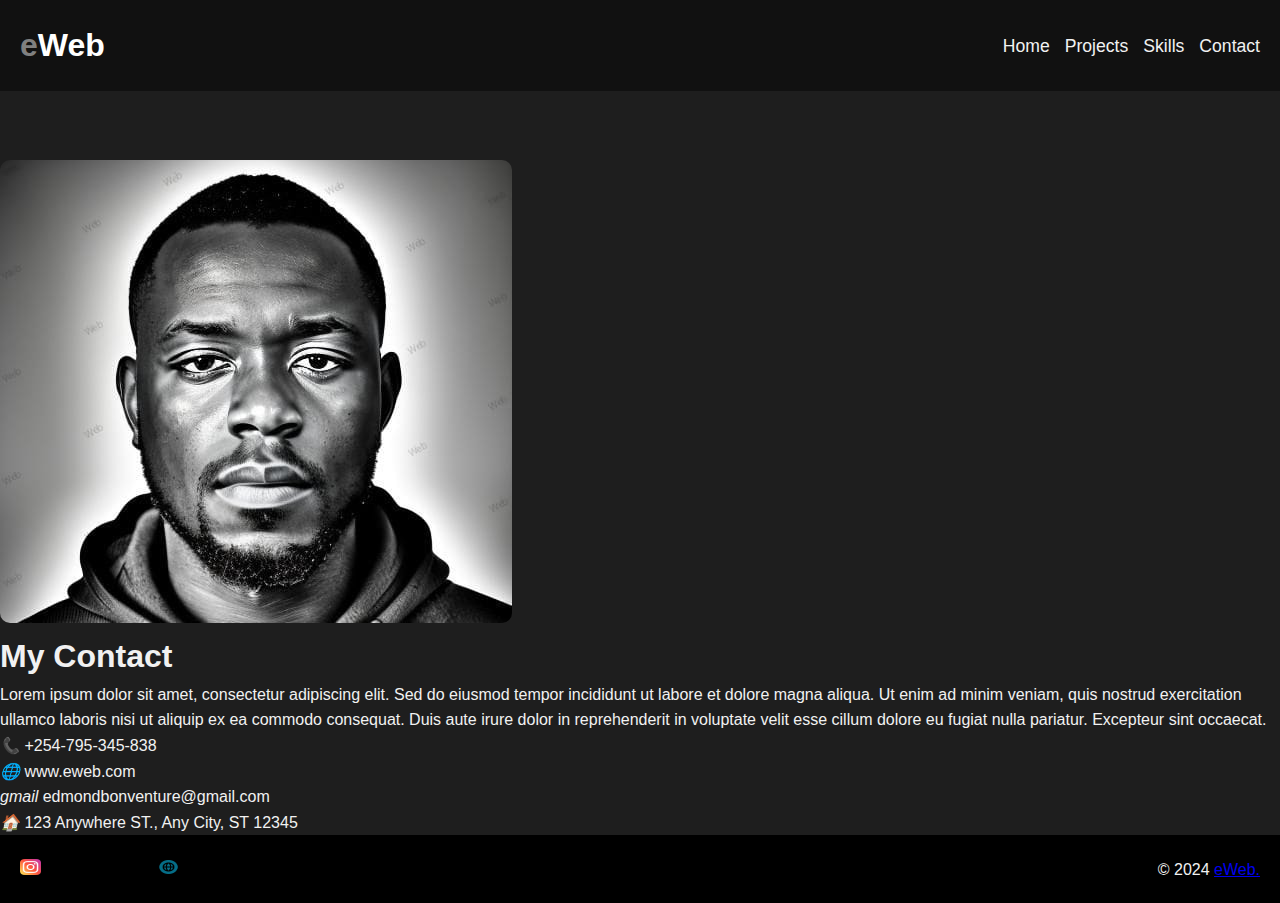
<file: Contact.html>
<!DOCTYPE html>
<html lang="en">
<head>
    <meta charset="UTF-8">
    <meta name="viewport" content="width=device-width, initial-scale=1.0">
    <title>Portfolio - Edmond</title>
    <link rel="stylesheet" href="styles.css">
</head>
<body>
    <header>
        <div class="logo">
            <p><a href="Index.html"><span class="logo-e">e</span><span class="logo-web">Web</span></a></p>
        </div>
        <nav>
            <ul>
                <li><a href="Index.html">Home</a></li>
                <li><a href="Projects.html">Projects</a></li>
                <li><a href="Skills.html">Skills</a></li>
                <li><a href="Contact.html">Contact</a></li>
            </ul>
        </nav>
    </header>

    <section class="intro">
    </section>

    <section id="Contact">
        <div class="intro-text"></div>
        <div class="container">
            <div class="intro-image">
                <img src="edd.jpg" alt="Edd" />
            </div>
            
            <div class="content">
                <h1>My Contact</h1>
                <p>Lorem ipsum dolor sit amet, consectetur adipiscing elit. Sed do eiusmod tempor incididunt ut labore et dolore magna aliqua. Ut enim ad minim veniam, quis nostrud exercitation ullamco laboris nisi ut aliquip ex ea commodo consequat. Duis aute irure dolor in reprehenderit in voluptate velit esse cillum dolore eu fugiat nulla pariatur. Excepteur sint occaecat.</p>
    
                <div class="contact-info">
                    <div>
                        <i>📞</i> +254-795-345-838
                    </div>
                    <div>
                        <i>🌐</i> www.eweb.com
                    </div>
                    <div>
                        <i>gmail</i> edmondbonventure@gmail.com
                    </div>
                    <div>
                        <i>🏠</i> 123 Anywhere ST., Any City, ST 12345
                    </div>
                </div>
            </div>
        </div>
    </section>

    <footer>
        <nav>
            <ul>
                <li><a href="https://www.instagram.com/edmondweb_23/" target="blank"><img src="ig.png" alt="instagram" /></a></li>
                <li><a href="https://github.com/edmondweb" target="_blank"><img src="git.png" alt="GitHub" /></a></li>
                <li><a href="https://www.linkedin.com/in/edmond-web-117436174/" target="_blank"><img src="lin.png" alt="LinkedIn" /></a></li>
                <li><a href="https://www.datascienceportfol.io/eweb" target="_blank"><img src="www.png" alt="Website" /></a></li>
            </ul>
        </nav>
        <p>&copy; 2024 <a href="index.html">eWeb.</a></p>
    </footer>

    <script src="script.js"></script>
</body>
</html>
</file>
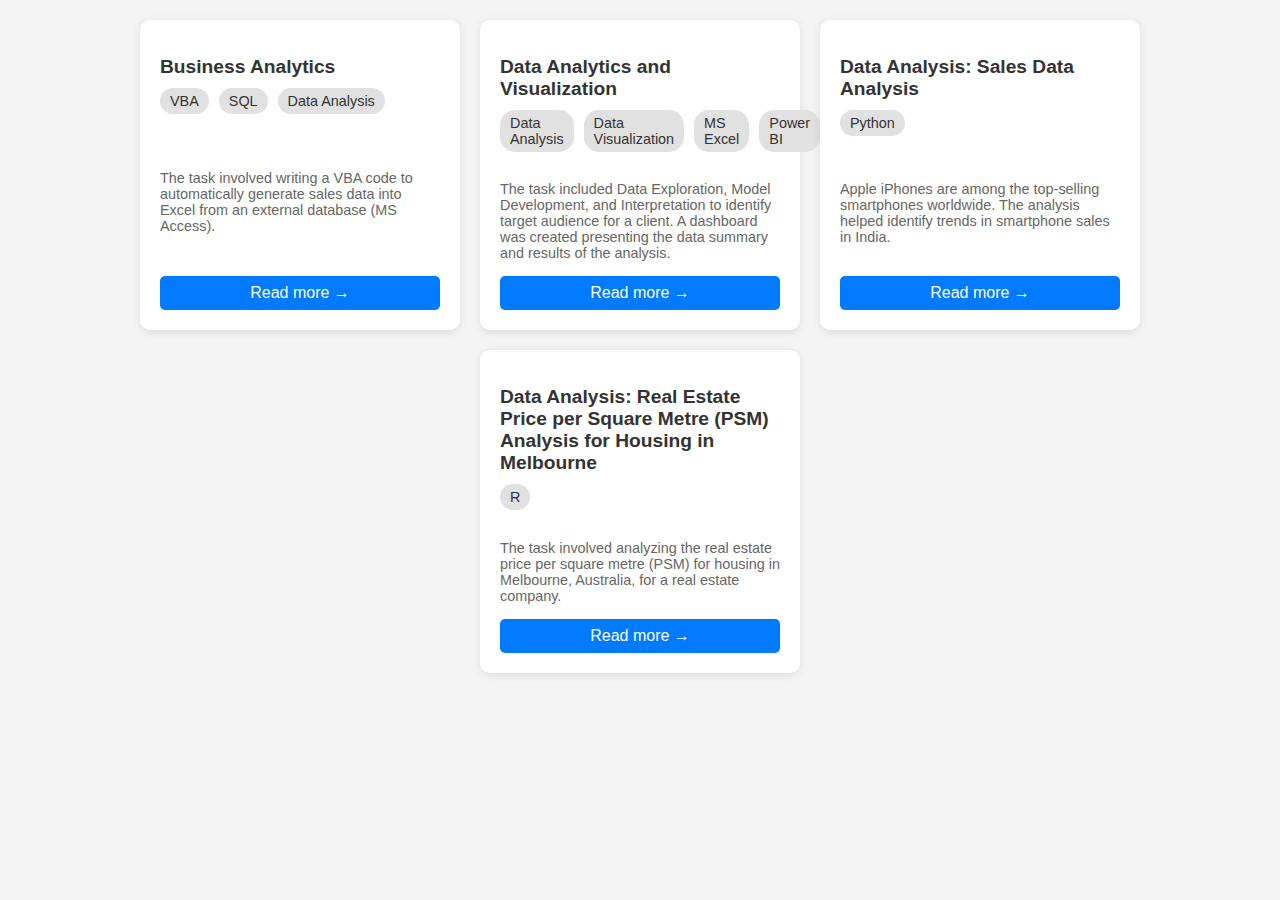
<file: hu.html>
<!DOCTYPE html>
<html lang="en">
<head>
  <meta charset="UTF-8">
  <meta name="viewport" content="width=device-width, initial-scale=1.0">
  <title>Projects</title>
  <link rel="stylesheet" href="sty.css">
</head>
<body>

  <div class="container">
    <div class="project-card">
      <div class="project-header">
        <h2>Business Analytics</h2>
        <div class="tags">
          <span class="tag">VBA</span>
          <span class="tag">SQL</span>
          <span class="tag">Data Analysis</span>
        </div>
      </div>
      <p class="description">The task involved writing a VBA code to automatically generate sales data into Excel from an external database (MS Access).</p>
      <button class="read-more">Read more &rarr;</button>
    </div>
    <div class="project-card">
      <div class="project-header">
        <h2>Data Analytics and Visualization</h2>
        <div class="tags">
          <span class="tag">Data Analysis</span>
          <span class="tag">Data Visualization</span>
          <span class="tag">MS Excel</span>
          <span class="tag">Power BI</span>
        </div>
      </div>
      <p class="description">The task included Data Exploration, Model Development, and Interpretation to identify target audience for a client. A dashboard was created presenting the data summary and results of the analysis.</p>
      <button class="read-more">Read more &rarr;</button>
    </div>
    <div class="project-card">
      <div class="project-header">
        <h2>Data Analysis: Sales Data Analysis</h2>
        <div class="tags">
          <span class="tag">Python</span>
        </div>
      </div>
      <p class="description">Apple iPhones are among the top-selling smartphones worldwide. The analysis helped identify trends in smartphone sales in India.</p>
      <button class="read-more">Read more &rarr;</button>
    </div>
    <div class="project-card">
      <div class="project-header">
        <h2>Data Analysis: Real Estate Price per Square Metre (PSM) Analysis for Housing in Melbourne</h2>
        <div class="tags">
          <span class="tag">R</span>
        </div>
      </div>
      <p class="description">The task involved analyzing the real estate price per square metre (PSM) for housing in Melbourne, Australia, for a real estate company.</p>
      <button class="read-more">Read more &rarr;</button>
    </div>
  </div>

</body>
</html>
</file>
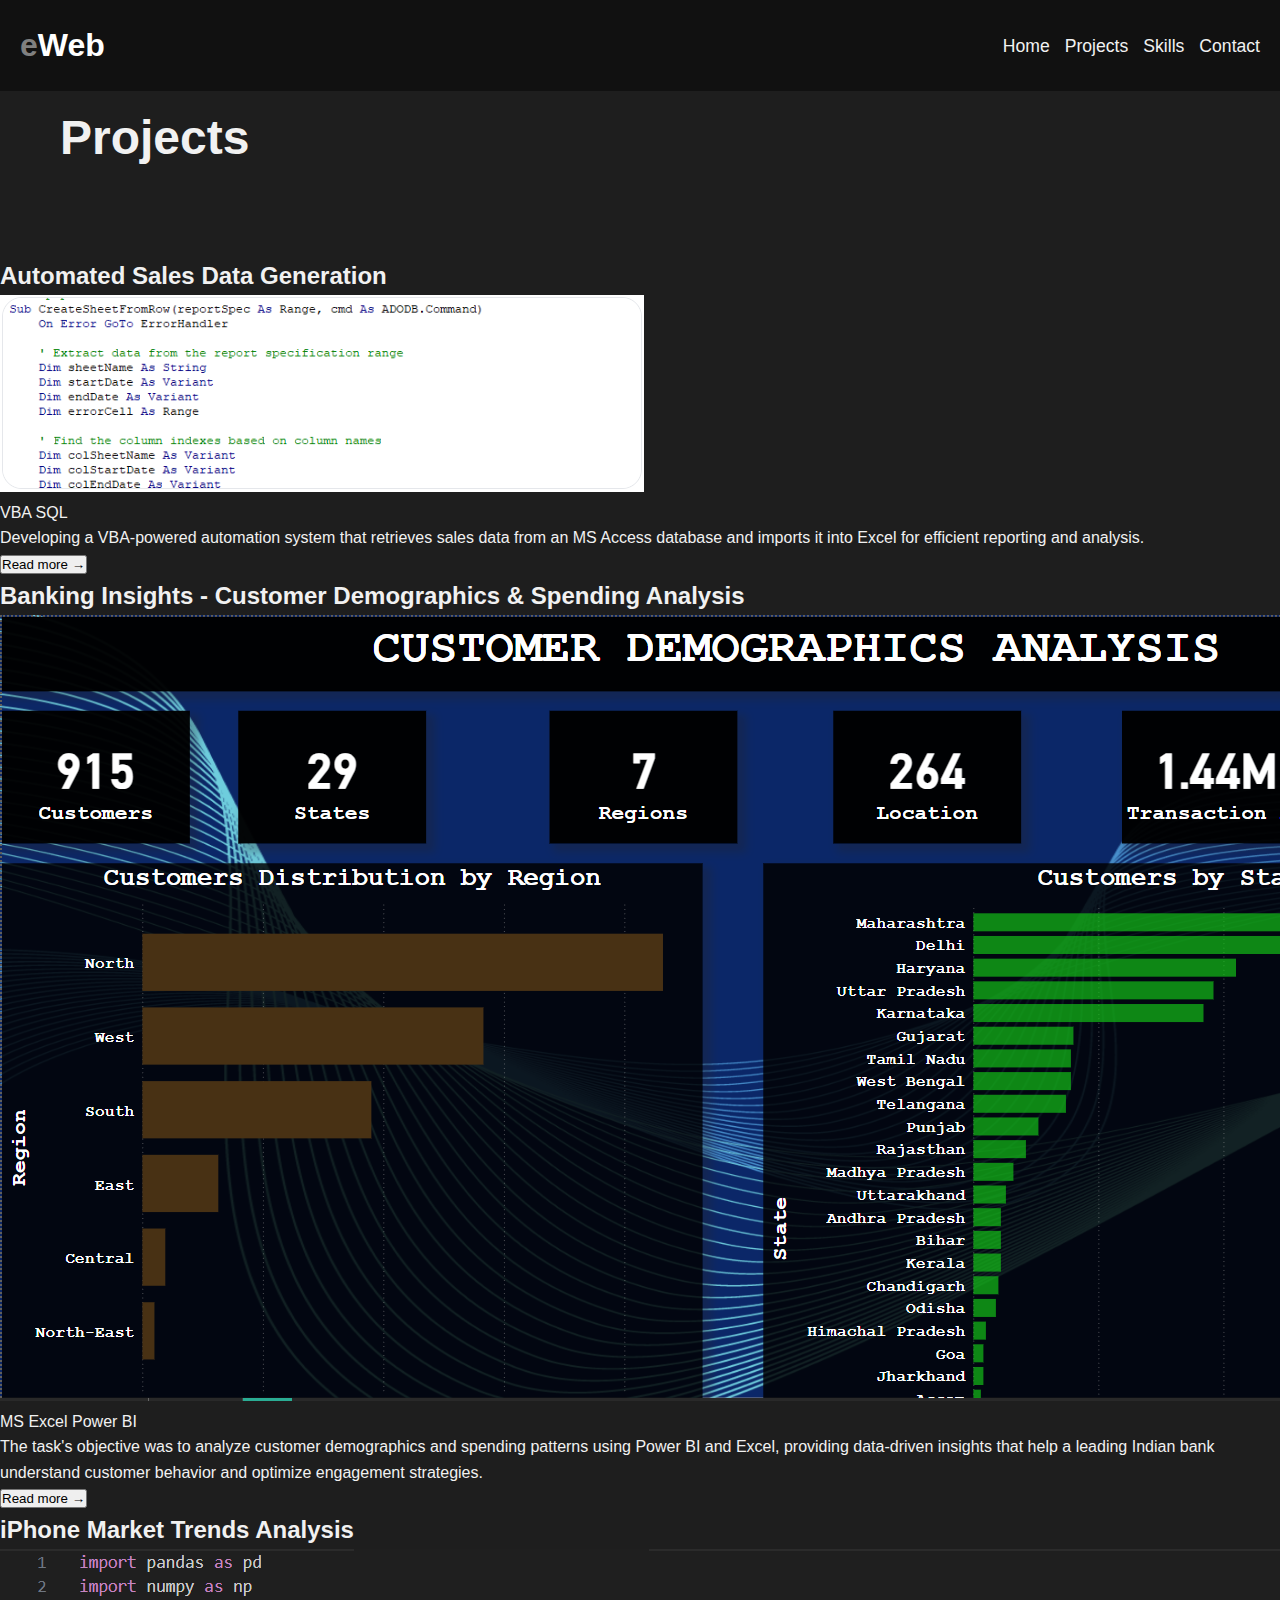
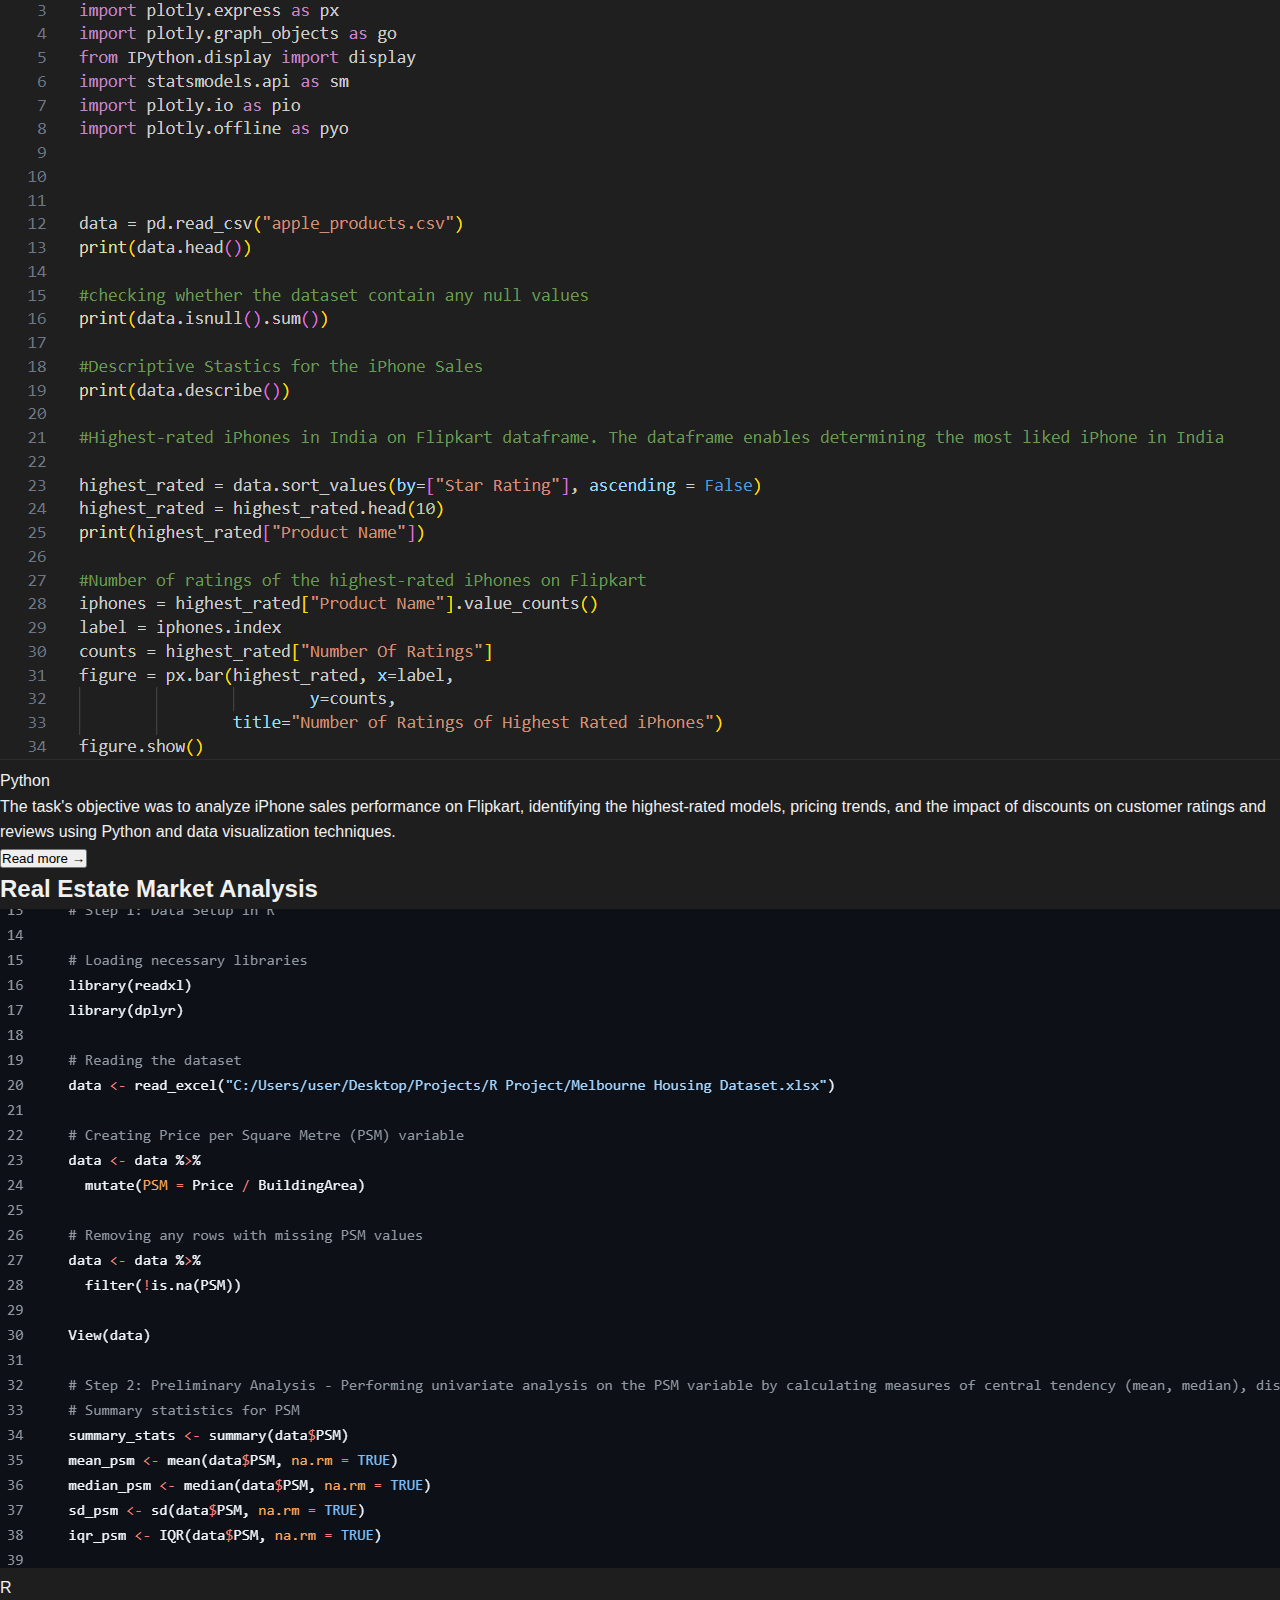
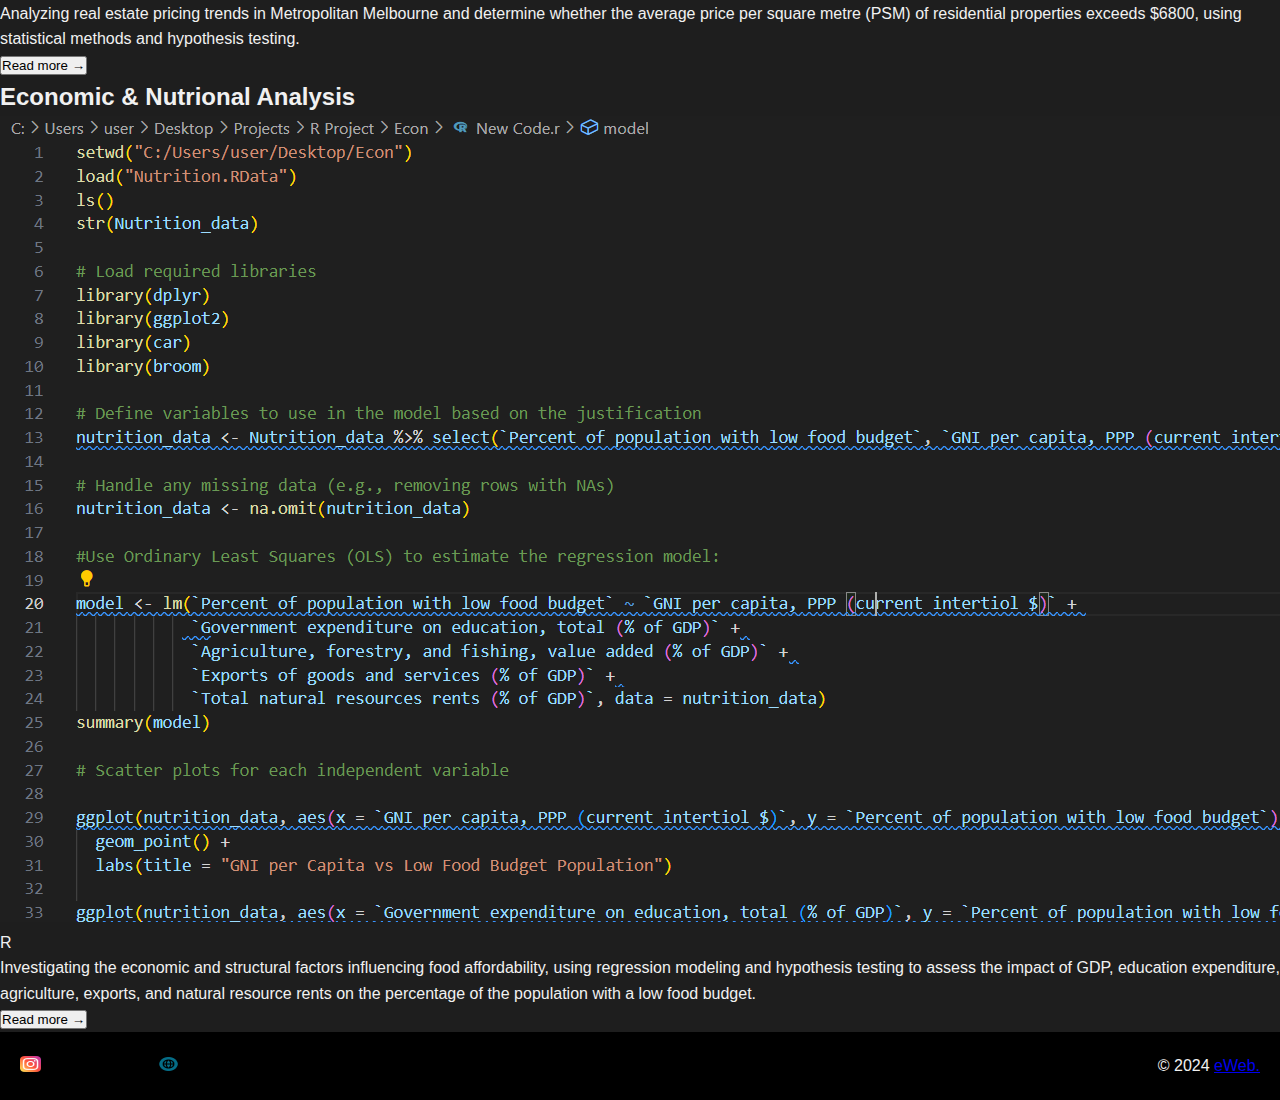
<file: Projects.html>
<!DOCTYPE html>
<html lang="en">
<head>
    <meta charset="UTF-8">
    <meta name="viewport" content="width=device-width, initial-scale=1.0">
    <title>Projects - Edmond</title>
    <link rel="stylesheet" href="styles.css">
</head>
<body>
    <header>
        <div class="logo">
            <p><a href="Index.html"><span class="logo-e">e</span><span class="logo-web">Web</span></a></p>
        </div>
        <nav>
            <ul>
              <li><a href="Index.html">Home</a></li>
              <li><a href="Projects.html">Projects</a></li>
              <li><a href="Skills.html">Skills</a></li>
              <li><a href="Contact.html">Contact</a></li>
            </ul>
        </nav>

    </header>

    <section class="intro">
        <div class="intro-text">
            <h1>Projects</h1>
        </div>
    </section>

    <div class="container">
        <div class="project-card">
          <div class="project-header">
            <h2>Automated Sales Data Generation</h2>
            <img src="aut.PNG" alt="Business Analytics" class = "project-image">
            <div class="tags">
              <span class="tag">VBA</span>
              <span class="tag">SQL</span>
            </div>
          </div>
          <p class="description">Developing a VBA-powered automation system that retrieves sales data from an MS Access database and imports it into Excel for efficient reporting and analysis.</p>
          <button class="read-more">Read more &rarr;</button>
        </div>
        <div class="project-card">
          <div class="project-header">
            <h2>Banking Insights - Customer Demographics & Spending Analysis</h2>
            <img src="demo.PNG" alt="Data Analytics and Visualization" class = "project-image">
            <div class="tags">
              <span class="tag">MS Excel</span>
              <span class="tag">Power BI</span>
            </div>
          </div>
          <p class="description">The task's objective was to analyze customer demographics and spending patterns using Power BI and Excel, providing data-driven insights that help a leading Indian bank understand customer behavior and optimize engagement strategies.</p>
          <button class="read-more">Read more &rarr;</button>
        </div>
        <div class="project-card">
          <div class="project-header">
            <h2>iPhone Market Trends Analysis</h2>
            <img src="iphone.PNG" alt="Sales Data Analysis" class = "project-image">
            <div class="tags">
              <span class="tag">Python</span>
            </div>
          </div>
          <p class="description"> The task's objective was to analyze iPhone sales performance on Flipkart, identifying the highest-rated models, pricing trends, and the impact of discounts on customer ratings and reviews using Python and data visualization techniques.</p>
          <button class="read-more">Read more &rarr;</button>
        </div>
        <div class="project-card">
          <div class="project-header">
            <h2>Real Estate Market Analysis</h2>
            <img src="real.PNG" alt="Real Estate Price per Square Metre (PSM) Analysis for Housing in Melbourne" class = "project-image">
            <div class="tags">
              <span class="tag">R</span>
            </div>
          </div>
          <p class="description">Analyzing real estate pricing trends in Metropolitan Melbourne and determine whether the average price per square metre (PSM) of residential properties exceeds $6800, using statistical methods and hypothesis testing.</p>
          <button class="read-more">Read more &rarr;</button>
        </div>
        <div class="project-card">
          <div class="project-header">
            <h2>Economic & Nutrional Analysis</h2>
            <img src="econ.PNG" alt="Data Analytics and Visualization" class = "project-image">
            <div class="tags">
              <span class="tag">R</span>
            </div>
          </div>
          <p class="description">Investigating the economic and structural factors influencing food affordability, using regression modeling and hypothesis testing to assess the impact of GDP, education expenditure, agriculture, exports, and natural resource rents on the percentage of the population with a low food budget.</p>
          <button class="read-more">Read more &rarr;</button>
        </div>
      </div>

    <footer>
        <nav>
            <ul>
              <li><a href="https://www.instagram.com/edmondweb_23/" target="blank"><img src="ig.png" alt="instagram" /></a></li>
                <li><a href="https://github.com/edmondweb" target="_blank"><img src="git.png" alt="GitHub" /></a></li>
                <li><a href="https://www.linkedin.com/in/edmond-web-117436174/" target="_blank"><img src="lin.png" alt="LinkedIn" /></a></li>
                <li><a href="https://www.datascienceportfol.io/eweb" target="_blank"><img src="www.png" alt="Website" /></a></li>
            </ul>
        </nav>
        <p>&copy; 2024 <a href="index.html">eWeb.</a></p>
    </footer>

    <script src="script.js"></script>
</body>
</html>
</file>
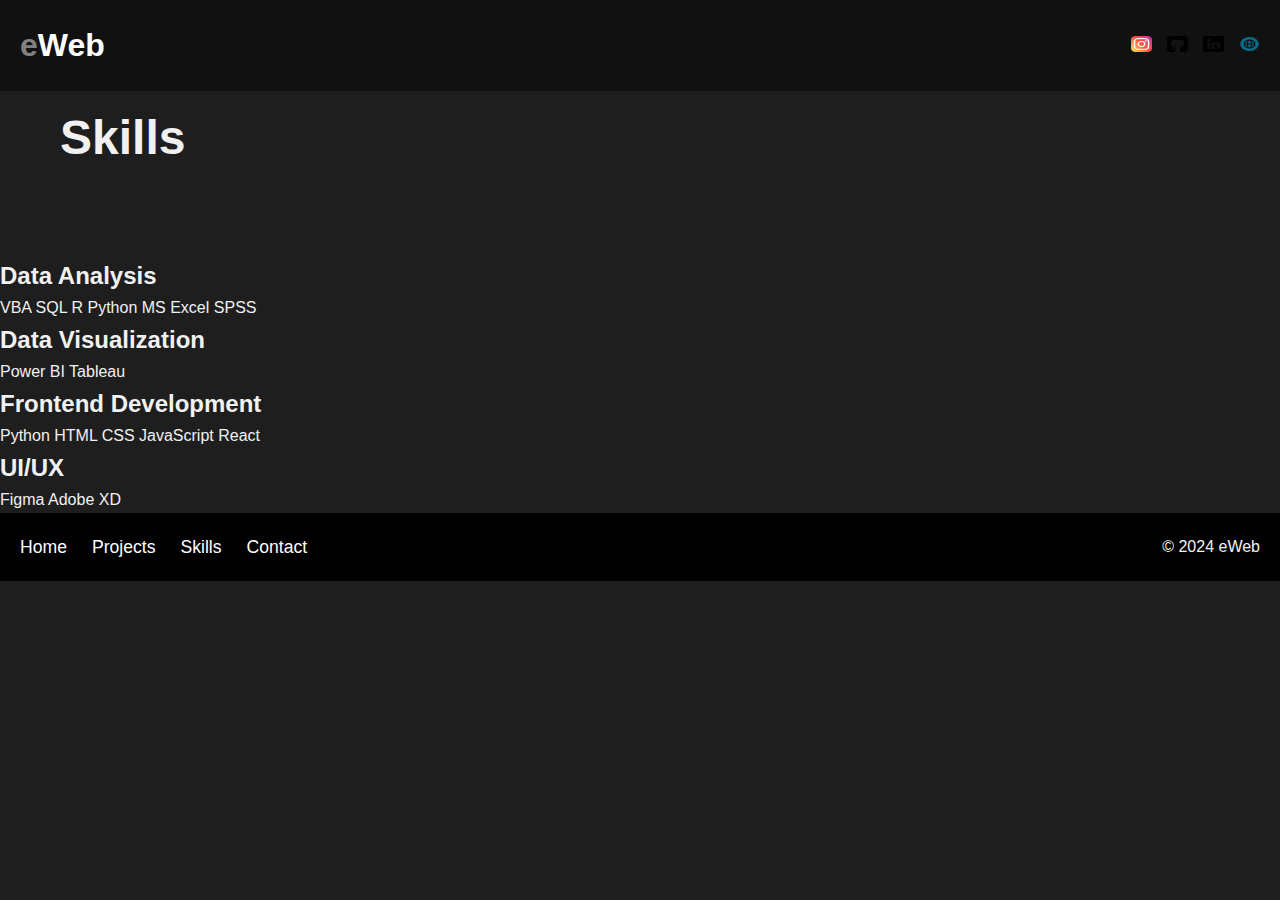
<file: Skills.html>
<!DOCTYPE html>
<html lang="en">
<head>
    <meta charset="UTF-8">
    <meta name="viewport" content="width=device-width, initial-scale=1.0">
    <title>Projects - Edmond</title>
    <link rel="stylesheet" href="styles.css">
</head>
<body>
    <header>
        <div class="logo">
            <p><a href="Index.html"><span class="logo-e">e</span><span class="logo-web">Web</span></a></p>
        </div>
        <nav>
            <ul>
                <li><a href="https://www.instagram.com/edmondweb_23/" target="blank"><img src="ig.png" alt="instagram" /></a></li>
                <li><a href="https://github.com/edmondweb" target="_blank"><img src="git.png" alt="GitHub" /></a></li>
                <li><a href="https://www.linkedin.com/in/edmond-web-117436174/" target="_blank"><img src="lin.png" alt="LinkedIn" /></a></li>
                <li><a href="https://www.datascienceportfol.io/eweb" target="_blank"><img src="www.png" alt="Website" /></a></li>
            </ul>
        </nav>

    </header>

    <section class="intro">
        <div class="intro-text">
            <h1>Skills</h1>
        </div>
    </section>

    <div class="container">
        <div class="project-card">
          <div class="project-header">
            <h2>Data Analysis</h2>
            <div class="tags">
              <span class="tag">VBA</span>
              <span class="tag">SQL</span>
              <span class="tag">R</span>
              <span class="tag">Python</span>
              <span class="tag">MS Excel</span>
              <span class="tag">SPSS</span>
            </div>
          </div>
        </div>
        <div class="project-card">
          <div class="project-header">
            <h2>Data Visualization</h2>
            <div class="tags">
              <span class="tag">Power BI</span>
              <span class="tag">Tableau</span>
            </div>
          </div>
        </div>
        <div class="project-card">
          <div class="project-header">
            <h2>Frontend Development</h2>
            <div class="tags">
              <span class="tag">Python</span>
              <span class="tag">HTML</span>
              <span class="tag">CSS</span>
              <span class="tag">JavaScript</span>
              <span class="tag">React</span>
            </div>
          </div>
        </div>
        <div class="project-card">
          <div class="project-header">
            <h2>UI/UX</h2>
            <div class="tags">
              <span class="tag">Figma</span>
              <span class="tag">Adobe XD</span>
            </div>
          </div>
        </div>
      </div>

    <footer>
        <nav>
            <ul>
                <li><a href="Index.html">Home</a></li>
                <li><a href="Projects.html">Projects</a></li>
                <li><a href="Skills.html">Skills</a></li>
                <li><a href="Contact.html">Contact</a></li>
            </ul>
        </nav>
        <p>&copy; 2024 eWeb</p>
    </footer>

    <script src="script.js"></script>
</body>
</html>
</file>
<file: styles.css>
* {
    margin: 0;
    padding: 0;
    box-sizing: border-box;
    font-family: 'Arial', sans-serif;
}

body {
    background-color: #1e1e1e;
    color: #f1f1f1;
    line-height: 1.6;
}

.logo-e {
    color: grey;
}

.logo-web {
    color: white;
}

.logo a:hover .logo-e,
.logo a:hover .logo-web {
    color: white;
}

.logo a {
    text-decoration: none;
}

.logo a:hover {
    text-decoration: none;
}

header {
    display: flex;
    justify-content: space-between;
    align-items: center;
    padding: 20px;
    background-color: #111;
    position: fixed;
    top: 0;
    width: 100%;
    z-index: 1000;
}

header .logo p {
    font-size: 2rem;
    font-weight: bold;
    color: #f1f1f1;
}

nav ul {
    list-style: none;
    display: flex;
    gap: 15px;
}

nav ul li a {
    color: #f1f1f1;
    text-decoration: none;
    font-size: 1.1rem;
}

nav ul li a:hover {
    color: #f1c40f;
}

nav ul li a img {
    width: 21px;
    height: 16px;
}

.intro {
    display: flex;
    justify-content: space-between;
    align-items: center;
    padding: 100px 20px 60px; /* Increased top padding for header space */
    max-width: 1200px;
    margin: 0 auto;
}

.intro-text {
    width: 50%;
    padding-right: 20px;
}

.intro h1 {
    font-size: 3rem;
    margin-bottom: 20px;
}

.intro p {
    font-size: 1rem;
    margin: 20px 0;
}

.intro-image {
    width: 40%;
    text-align: center;
}

.intro-image img {
    width: 100%;
    height: auto;
    border-radius: 10px;
}

.projects {
    padding: 50px 20px;
    text-align: center;
    max-width: 1200px;
    margin: 0 auto;
}

.projects h2 {
    font-size: 2.5rem;
    margin-bottom: 20px;
}

.projects ul {
    list-style: none;
}

.projects ul li {
    font-size: 1.5rem;
    margin: 10px 0;
}

.projects ul li a {
    color: #f1f1f1;
    text-decoration: none;
}

.projects ul li a:hover {
    color: #f1c40f;
}

footer {
    display: flex;
    justify-content: space-between;
    align-items: center;
    background-color: black;
    padding: 20px;
}

footer nav ul {
    list-style-type: none;
    padding: 0;
    margin: 0;
}

.footer-nav {
    list-style-type: none;
    padding: 0;
    margin: 0 0 10px 0;
}

footer nav ul li {
    display: inline;
    margin-right: 10px;
}

footer nav ul li a {
    text-decoration: none;
    color: white;
}

footer nav ul li a:hover {
    text-decoration: underline;
}

footer p {
    margin: 0;
}

.footer-nav li {
    display: inline;
    margin: 0 10px;
}

.footer-nav li a {
    text-decoration: none;
    color: white;
}

.footer-nav li a:hover {
    text-decoration: underline;
}

.fade-in {
    opacity: 1;
    transition: opacity 0.5s ease-in;
}

.fade-out {
    opacity: 0;
    transition: opacity 0.5s ease-out;
}
</file>
<file: sty.css>
/* General styling */
body {
  font-family: Arial, sans-serif;
  margin: 0;
  padding: 0;
  background-color: #f4f4f4;
}

.container {
  display: flex;
  flex-wrap: wrap;
  gap: 20px;
  justify-content: center;
  padding: 20px;
}

.project-card {
  background-color: #fff;
  border-radius: 10px;
  width: 280px;
  padding: 20px;
  box-shadow: 0 2px 10px rgba(0, 0, 0, 0.1);
  display: flex;
  flex-direction: column;
  justify-content: space-between;
  transition: transform 0.3s ease-in-out;
}

.project-card:hover {
  transform: translateY(-10px);
}

.project-header h2 {
  font-size: 1.2rem;
  color: #333;
  margin-bottom: 10px;
}

.tags {
  display: flex;
  gap: 10px;
  margin-bottom: 15px;
}

.tag {
  background-color: #e1e1e1;
  padding: 5px 10px;
  border-radius: 15px;
  font-size: 0.9rem;
  color: #333;
}

.description {
  font-size: 0.9rem;
  color: #666;
  margin-bottom: 15px;
}

.read-more {
  background-color: #007bff;
  color: #fff;
  border: none;
  padding: 8px 16px;
  font-size: 1rem;
  border-radius: 5px;
  cursor: pointer;
  transition: background-color 0.3s ease;
}

.read-more:hover {
  background-color: #0056b3;
}
</file>
